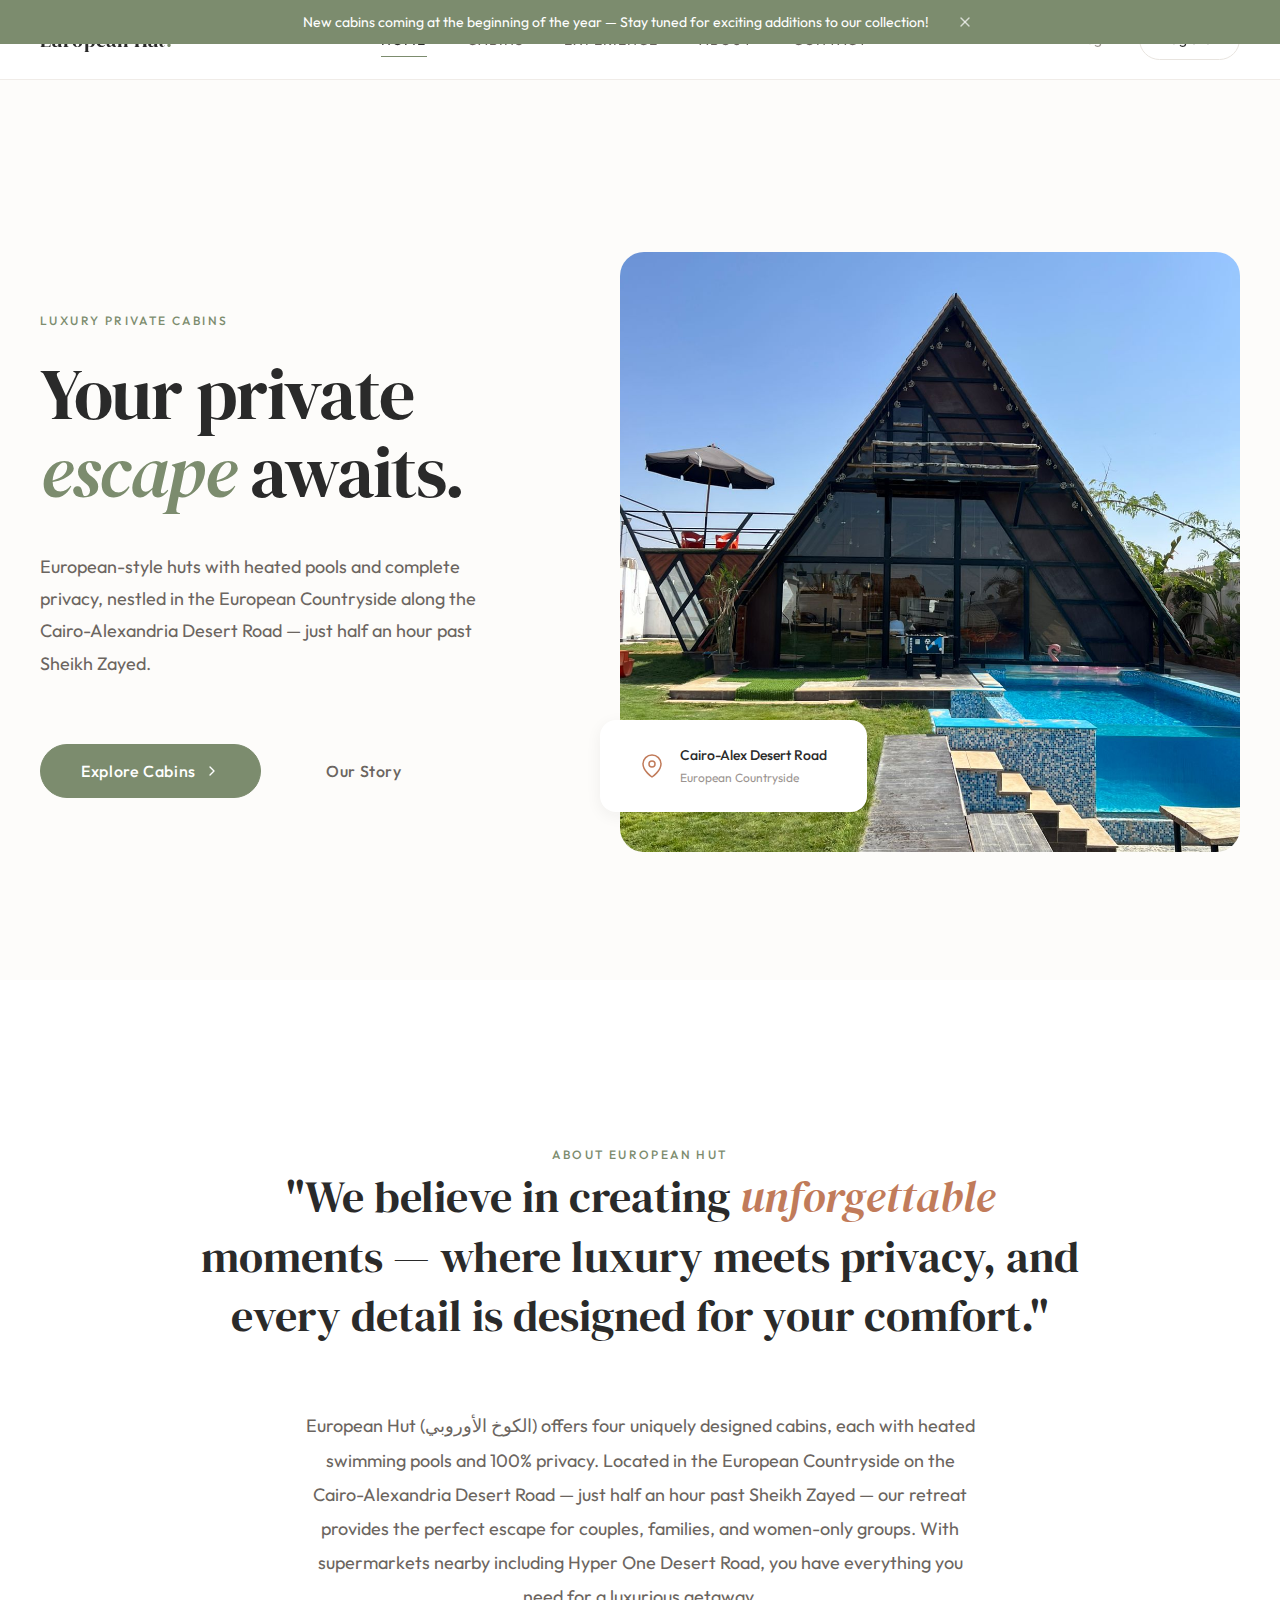
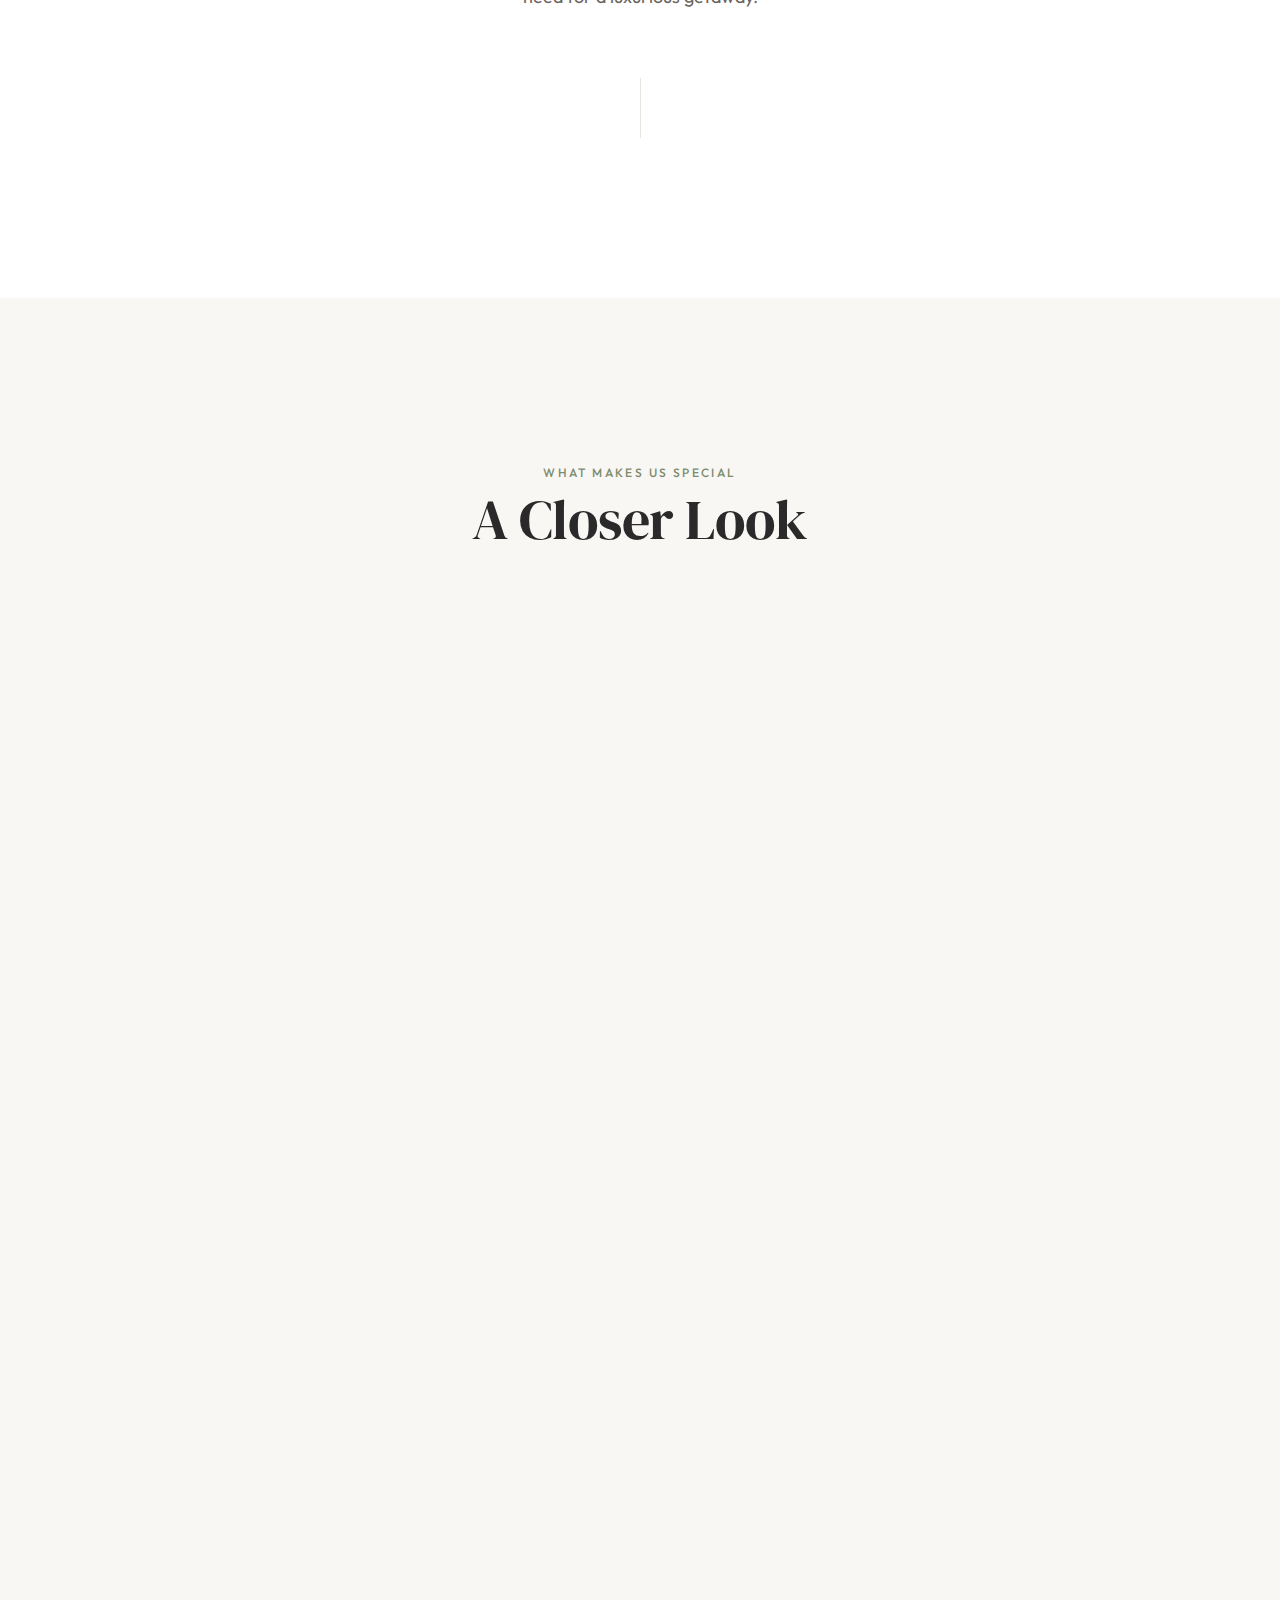
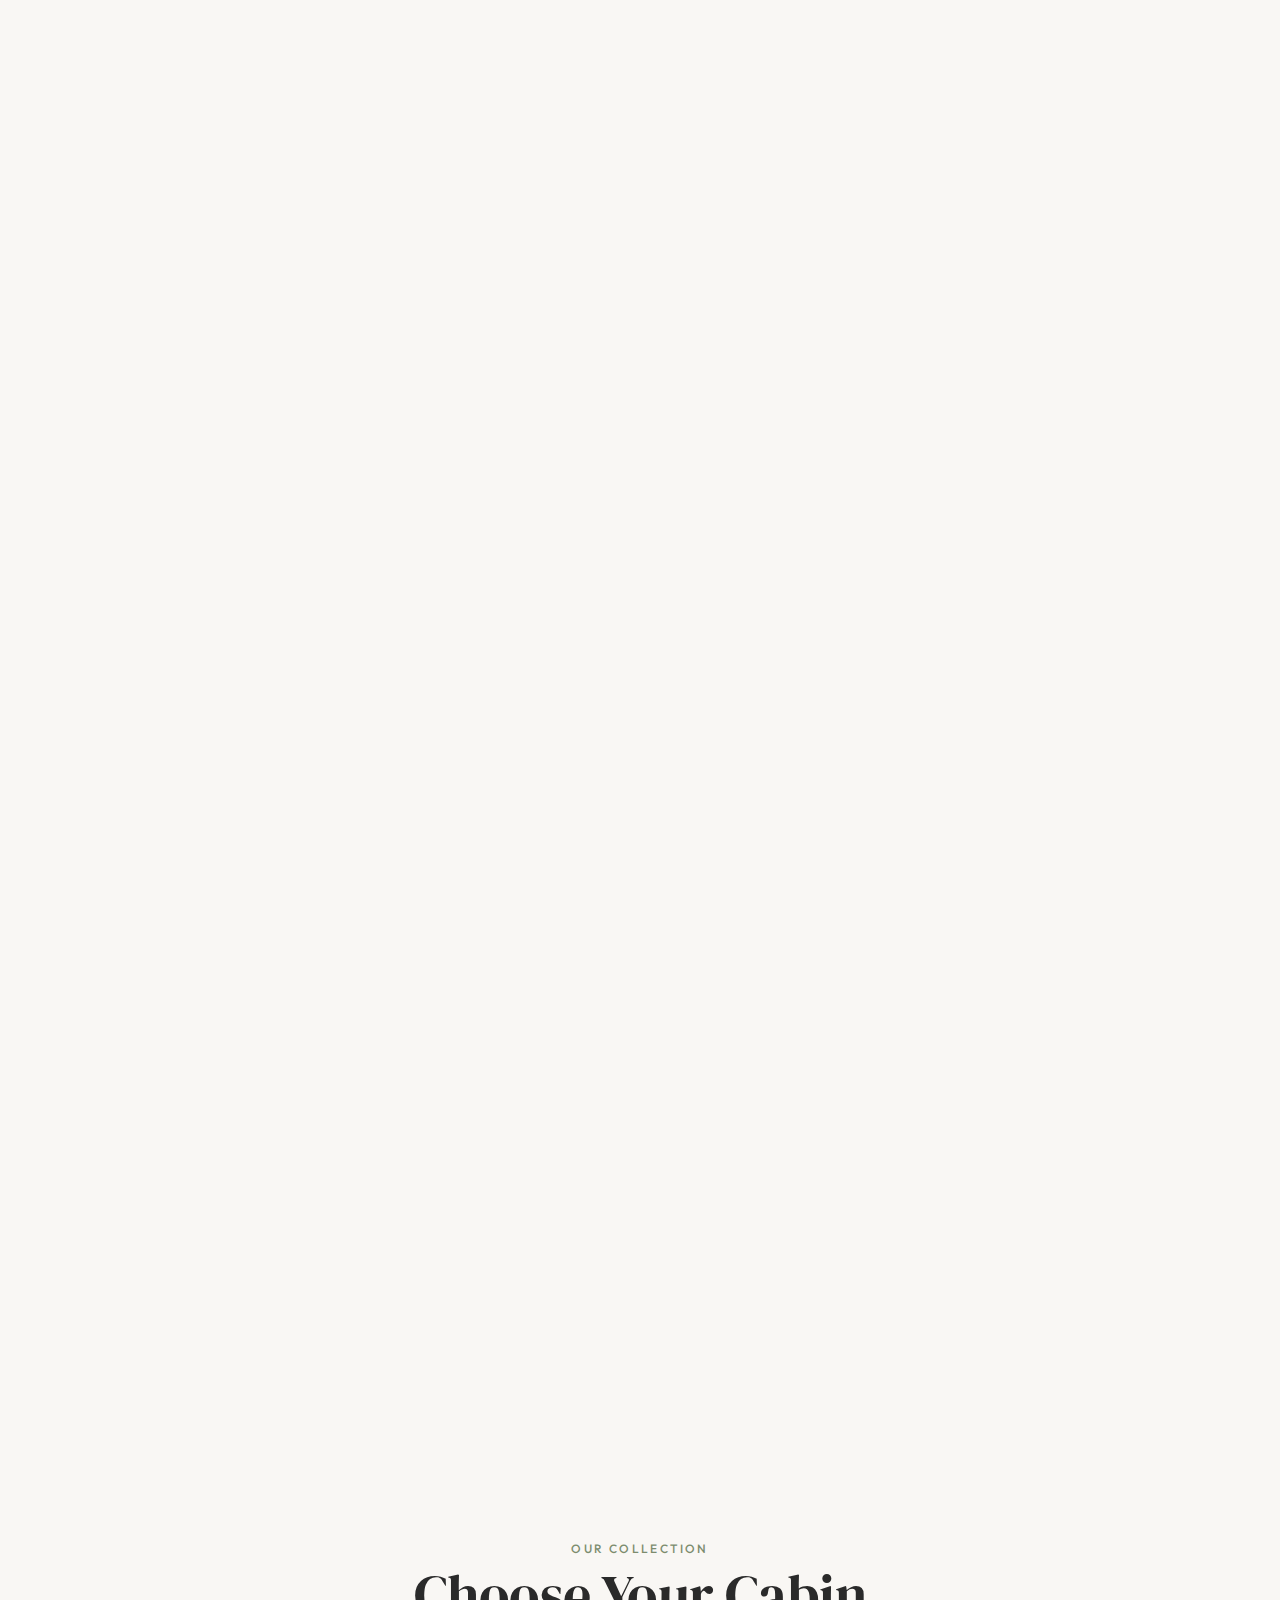
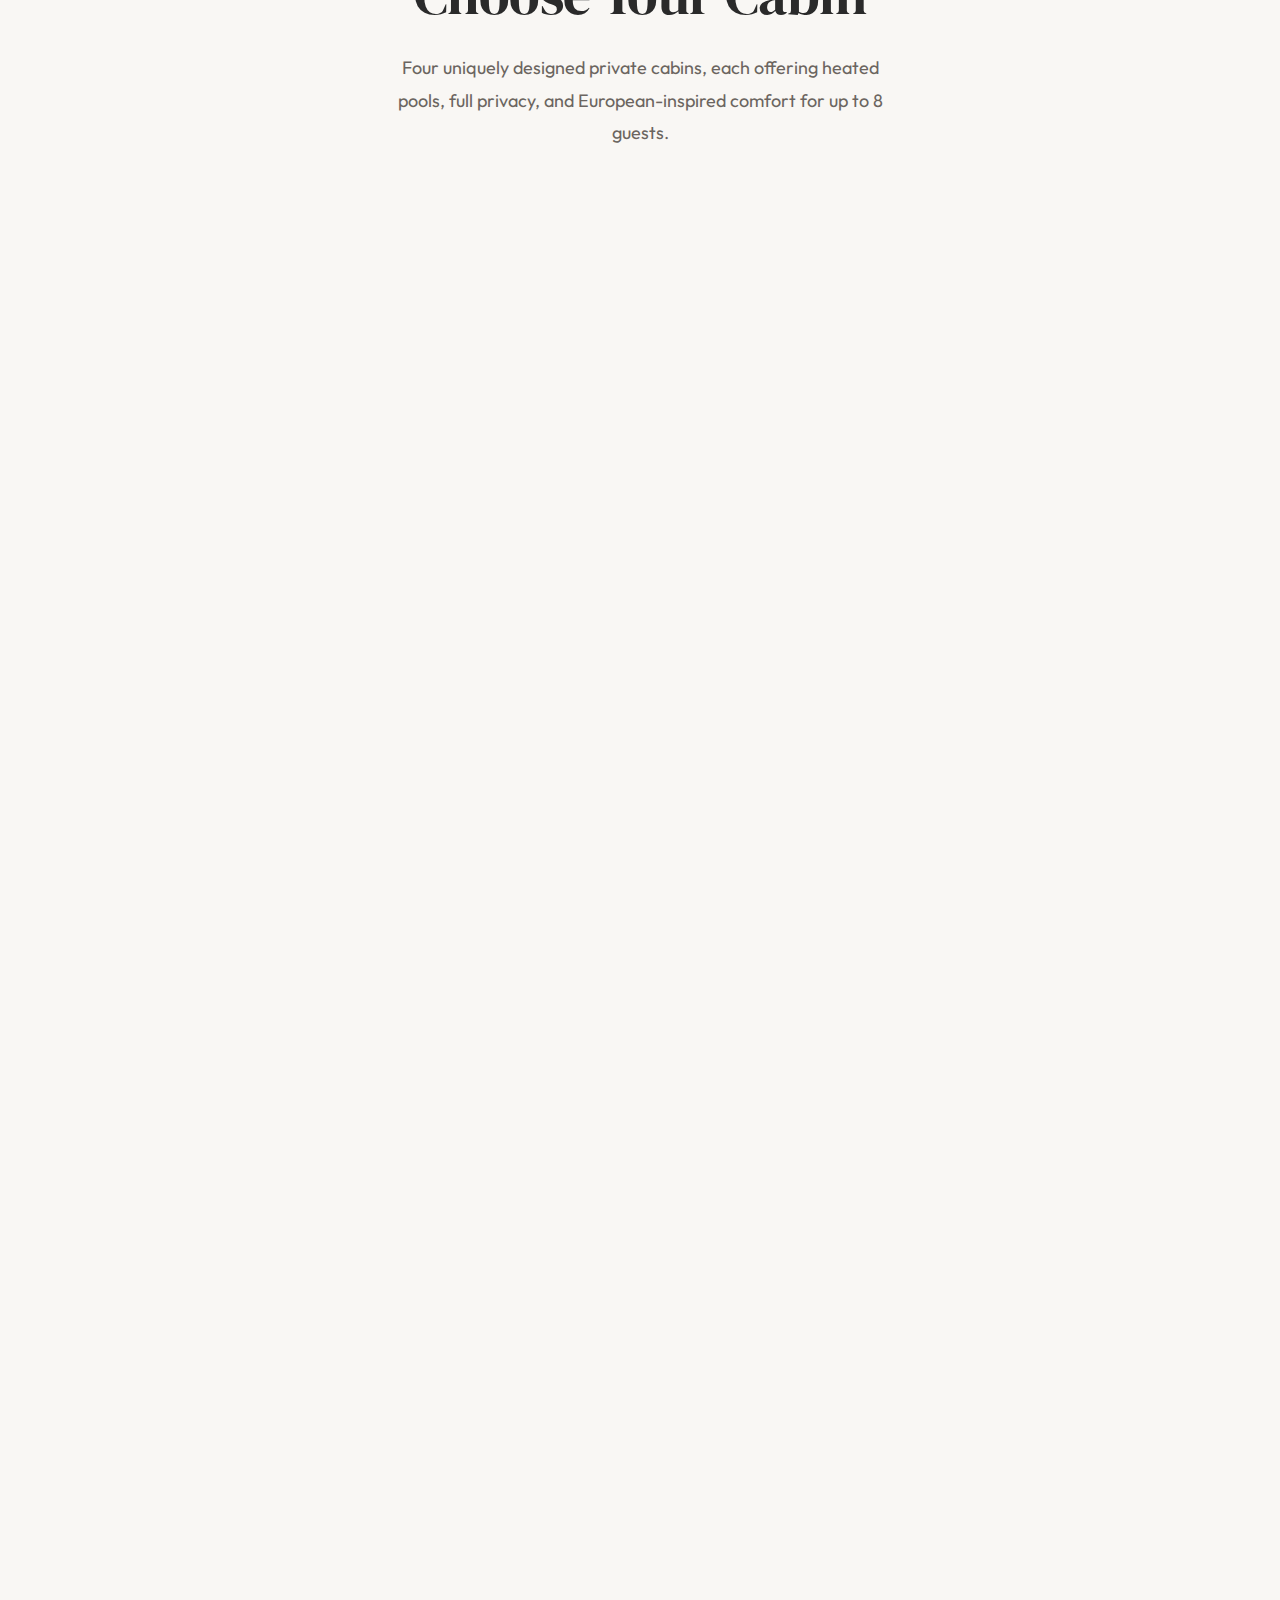
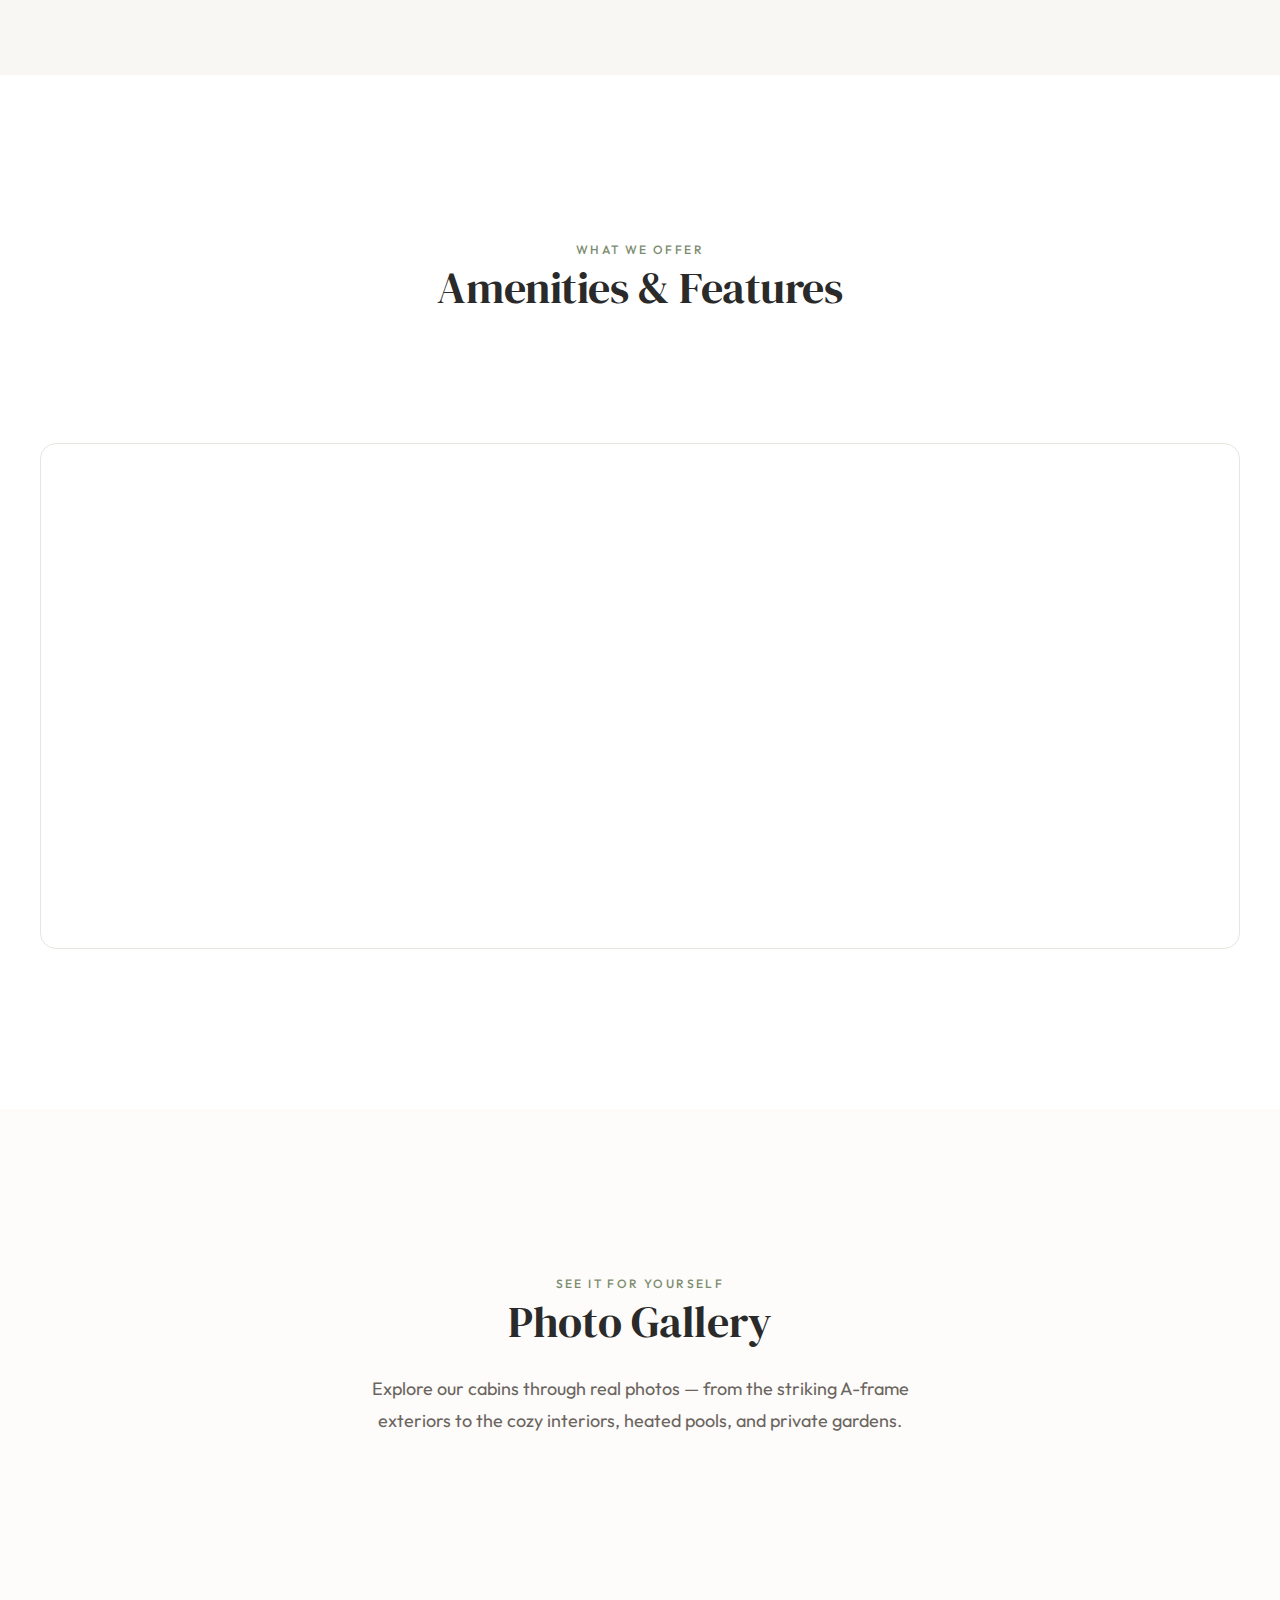
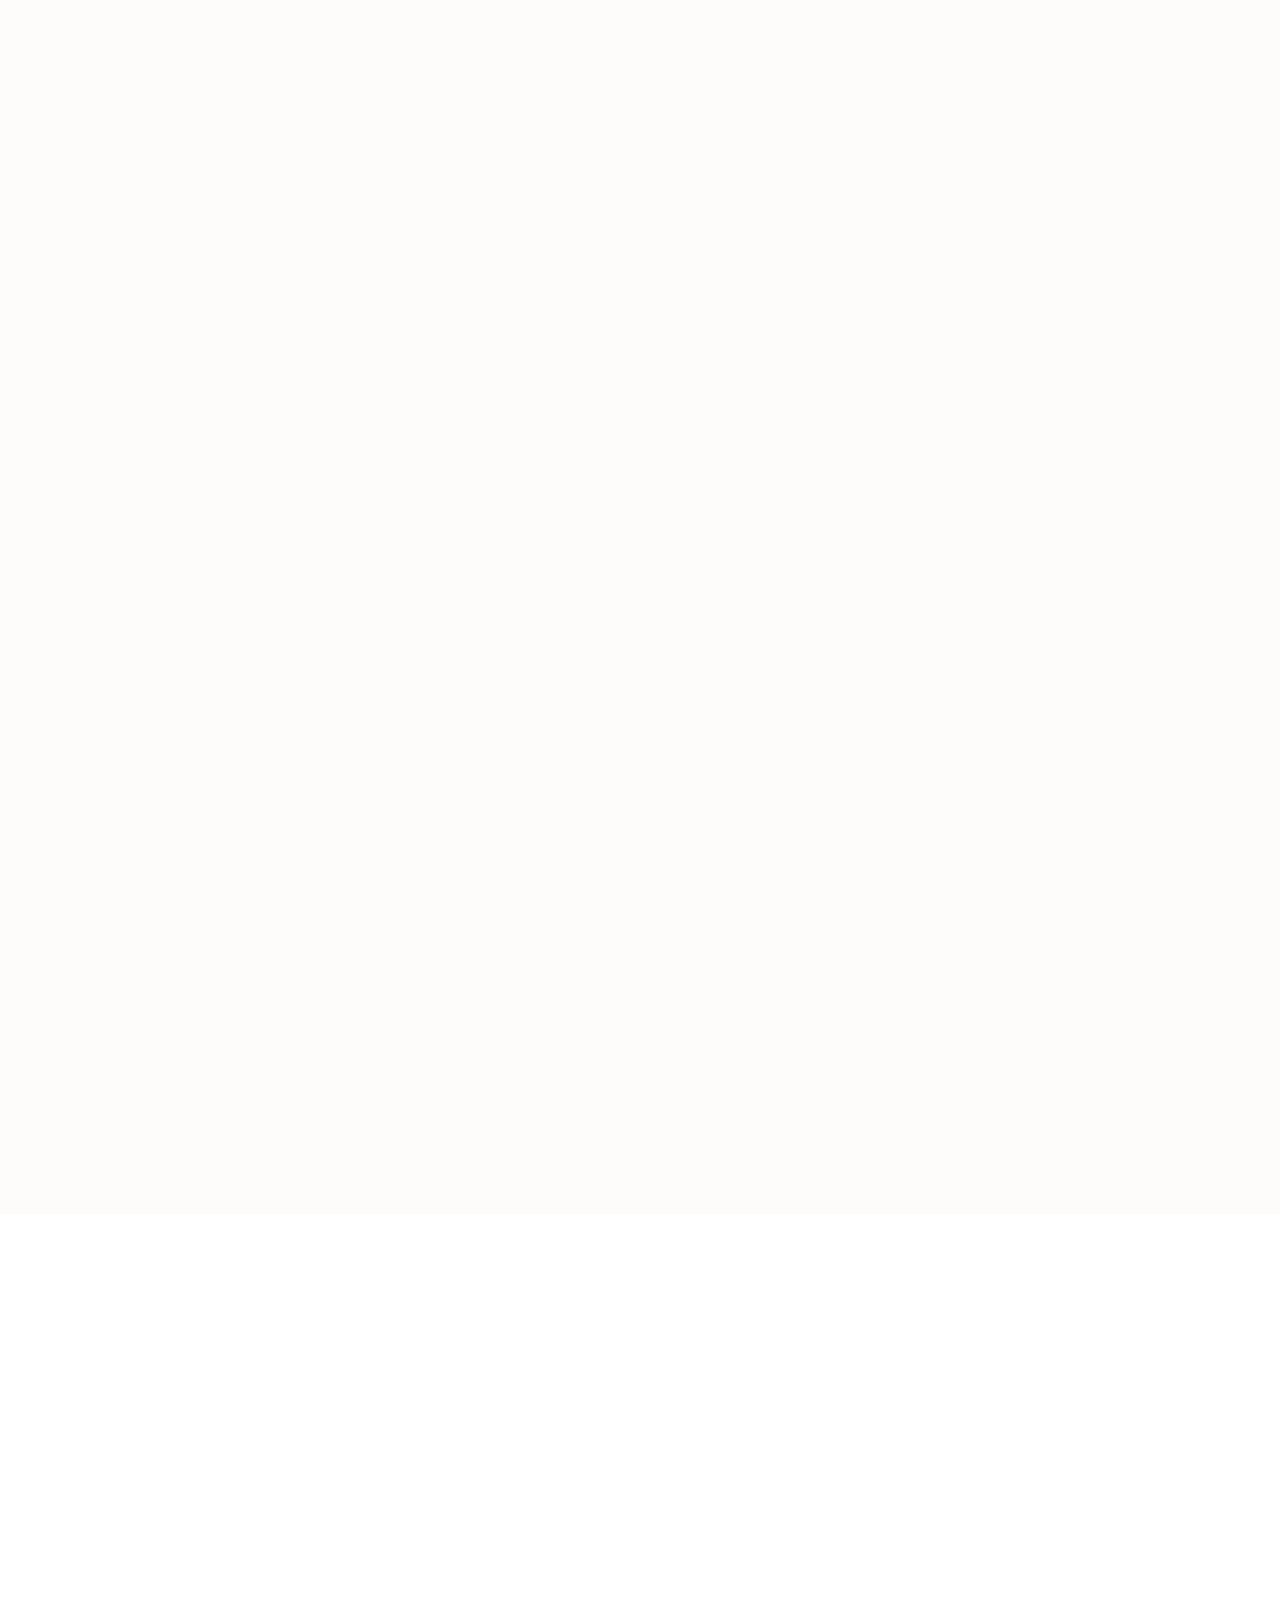
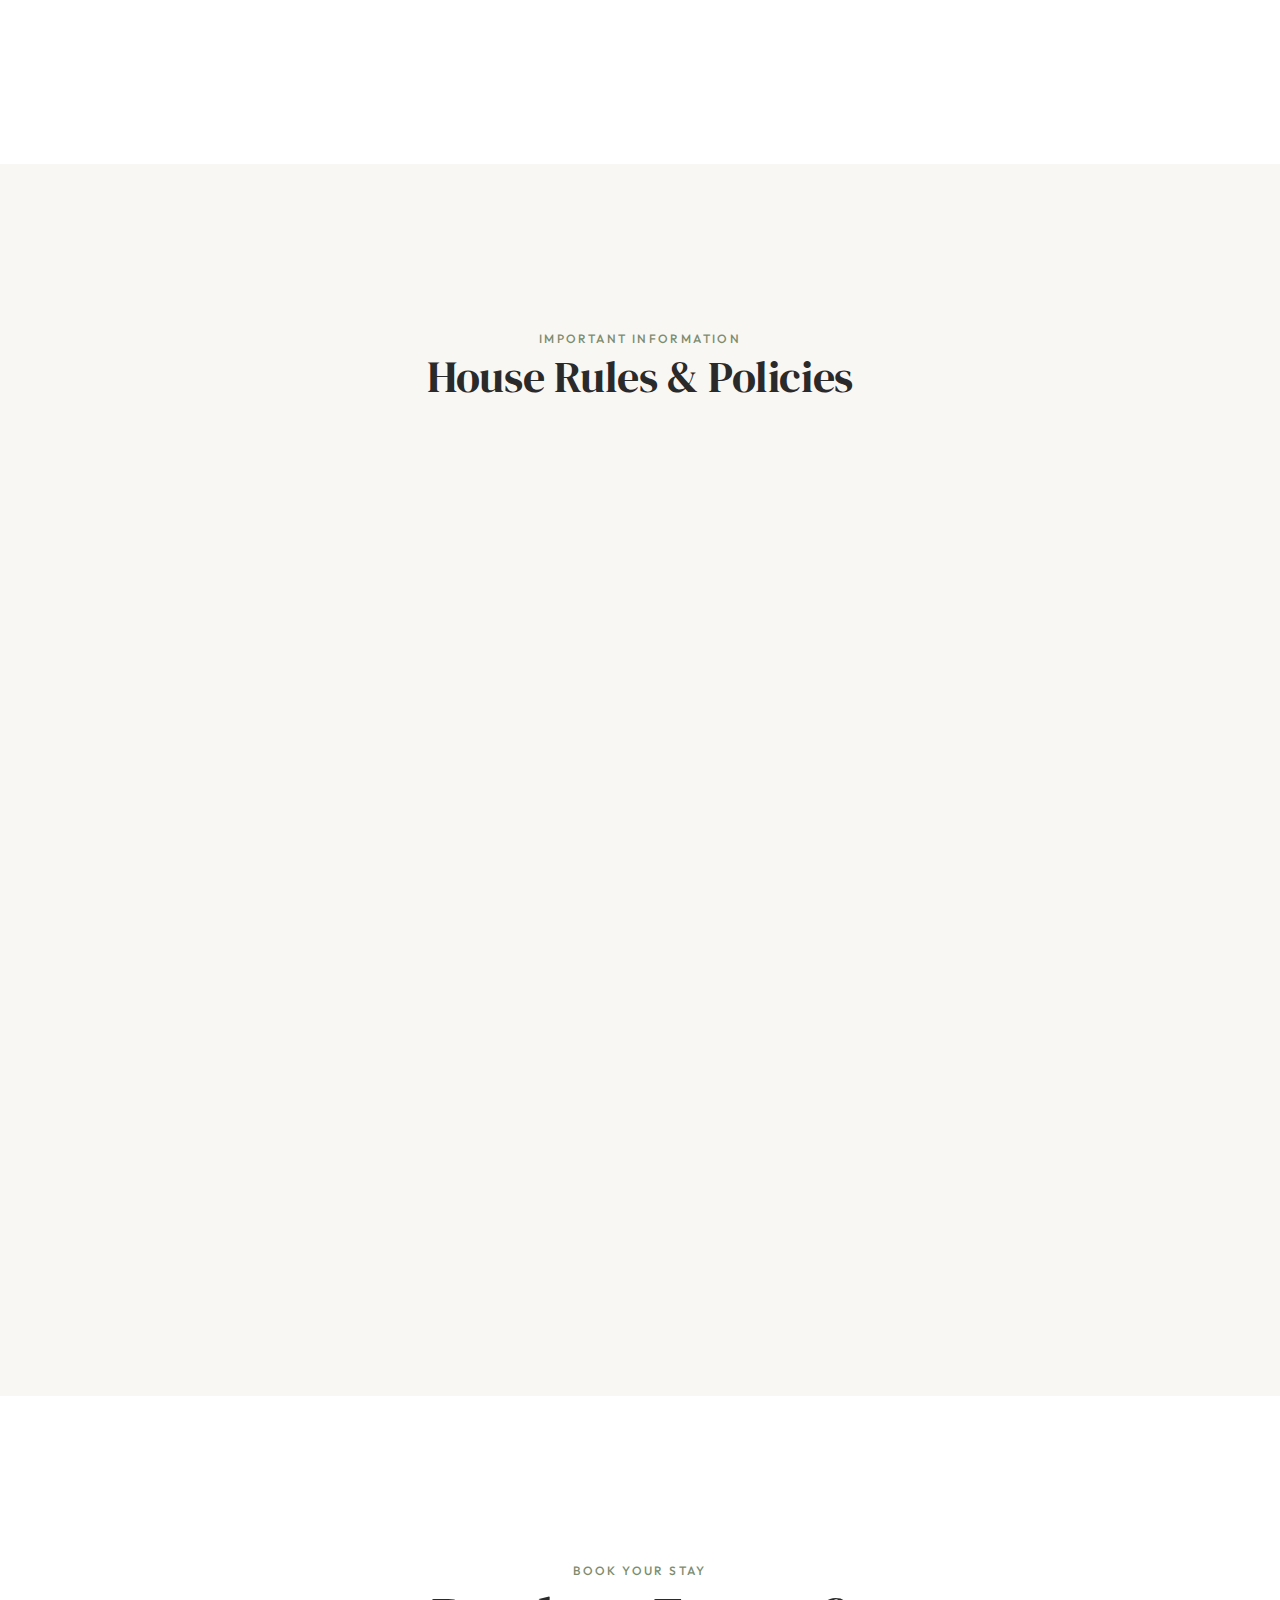
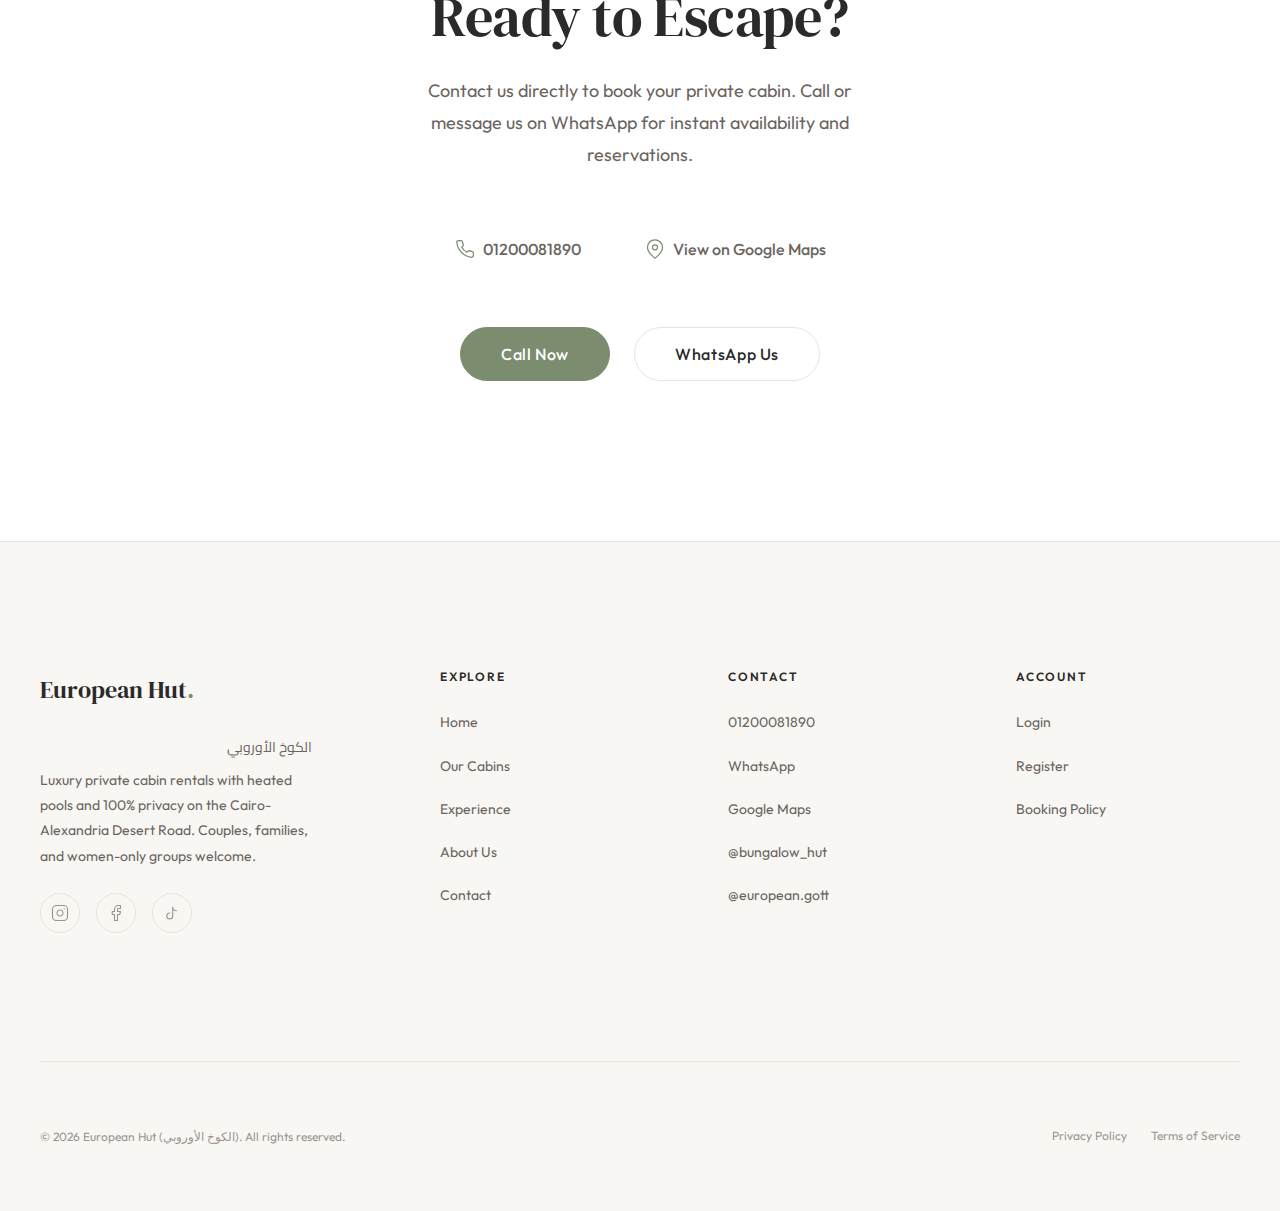
<file: v3-haven-retreats/index.html>
<!DOCTYPE html>
<html lang="en">
<head>
  <meta charset="UTF-8">
  <meta name="viewport" content="width=device-width, initial-scale=1.0">
  <meta name="description" content="European Hut (الكوخ الأوروبي) — Luxury private cabin rentals on the Cairo-Alexandria Desert Road. Heated pools, full privacy, up to 8 guests.">
  <title>European Hut — الكوخ الأوروبي | Luxury Cabin Rentals</title>

  <!-- Google Fonts -->
  <link rel="preconnect" href="https://fonts.googleapis.com">
  <link rel="preconnect" href="https://fonts.gstatic.com" crossorigin>
  <link href="https://fonts.googleapis.com/css2?family=Cairo:wght@400;600;700&family=DM+Serif+Display:ital@0;1&family=Outfit:wght@300;400;500;600&display=swap" rel="stylesheet">

  <!-- Stylesheet -->
  <link rel="stylesheet" href="styles.css">

  <!-- Favicon -->
  <link rel="icon" type="image/svg+xml" href="data:image/svg+xml,<svg xmlns='http://www.w3.org/2000/svg' viewBox='0 0 100 100'><polygon points='50,10 90,90 10,90' fill='%237C8C6E' opacity='0.9'/><rect x='40' y='55' width='20' height='35' fill='%23FDFCFA' rx='2'/></svg>">
</head>
<body>

  <!-- ====================================================================
       ANNOUNCEMENT BANNER
       ==================================================================== -->
  <div class="announcement-banner" id="announcementBanner">
    <div class="announcement-banner__inner">
      <p>New cabins coming at the beginning of the year — Stay tuned for exciting additions to our collection!</p>
      <button class="announcement-banner__close" id="closeBanner" aria-label="Close announcement">
        <svg xmlns="http://www.w3.org/2000/svg" width="16" height="16" viewBox="0 0 24 24" fill="none" stroke="currentColor" stroke-width="2" stroke-linecap="round" stroke-linejoin="round"><line x1="18" y1="6" x2="6" y2="18"/><line x1="6" y1="6" x2="18" y2="18"/></svg>
      </button>
    </div>
  </div>

  <!-- ====================================================================
       NAVIGATION
       ==================================================================== -->
  <nav class="navbar" id="navbar">
    <div class="navbar__inner">
      <a href="index.html" class="navbar__logo">European Hut<span>.</span></a>

      <ul class="navbar__links" id="navLinks">
        <li><a href="index.html" class="navbar__link navbar__link--active">Home</a></li>
        <li><a href="cabins.html" class="navbar__link">Cabins</a></li>
        <li><a href="experience.html" class="navbar__link">Experience</a></li>
        <li><a href="about.html" class="navbar__link">About</a></li>
        <li><a href="contact.html" class="navbar__link">Contact</a></li>
      </ul>

      <div class="navbar__auth" id="navAuth">
        <a href="login.html" class="navbar__auth-link">Login</a>
        <a href="register.html" class="navbar__auth-link navbar__auth-link--register">Register</a>
      </div>

      <button class="navbar__toggle" id="navToggle" aria-label="Toggle navigation menu">
        <span></span>
        <span></span>
        <span></span>
      </button>
    </div>
  </nav>

  <!-- ====================================================================
       HERO SECTION
       ==================================================================== -->
  <section class="hero">
    <div class="hero__inner">
      <div class="hero__content">
        <span class="hero__label">Luxury Private Cabins</span>
        <h1 class="hero__title">Your private<br><em>escape</em> awaits.</h1>
        <p class="hero__description">
          European-style huts with heated pools and complete privacy, nestled in the European Countryside along the Cairo-Alexandria Desert Road — just half an hour past Sheikh Zayed.
        </p>
        <div class="hero__actions">
          <a href="cabins.html" class="btn btn--primary btn--lg">
            Explore Cabins
            <svg xmlns="http://www.w3.org/2000/svg" width="16" height="16" viewBox="0 0 24 24" fill="none" stroke="currentColor" stroke-width="2" stroke-linecap="round" stroke-linejoin="round"><path d="m9 18 6-6-6-6"/></svg>
          </a>
          <a href="about.html" class="btn btn--ghost btn--lg">Our Story</a>
        </div>
      </div>

      <div class="hero__image">
        <img src="./images/hero-exterior.jpeg" alt="European Hut cabin exterior with pool and lush landscape on Cairo-Alexandria Desert Road" loading="eager">
        <div class="hero__image-badge">
          <svg xmlns="http://www.w3.org/2000/svg" width="24" height="24" viewBox="0 0 24 24" fill="none" stroke="currentColor" stroke-width="1.5" stroke-linecap="round" stroke-linejoin="round"><path d="M21 10c0 7-9 13-9 13s-9-6-9-13a9 9 0 0 1 18 0z"/><circle cx="12" cy="10" r="3"/></svg>
          <div class="hero__image-badge-text">
            Cairo-Alex Desert Road
            <span>European Countryside</span>
          </div>
        </div>
      </div>
    </div>
  </section>

  <!-- ====================================================================
       INTRO / ABOUT SECTION
       ==================================================================== -->
  <section class="intro" id="about">
    <div class="intro__inner">
      <span class="intro__label">About European Hut</span>
      <p class="intro__quote">
        "We believe in creating <em>unforgettable</em> moments — where luxury meets privacy, and every detail is designed for your comfort."
      </p>
      <p class="intro__text">
        European Hut (&#1575;&#1604;&#1603;&#1608;&#1582; &#1575;&#1604;&#1571;&#1608;&#1585;&#1608;&#1576;&#1610;) offers four uniquely designed cabins, each with heated swimming pools and 100% privacy. Located in the European Countryside on the Cairo-Alexandria Desert Road — just half an hour past Sheikh Zayed — our retreat provides the perfect escape for couples, families, and women-only groups. With supermarkets nearby including Hyper One Desert Road, you have everything you need for a luxurious getaway.
      </p>
      <div class="intro__line"></div>
    </div>
  </section>

  <!-- ====================================================================
       PROPERTY HIGHLIGHTS
       ==================================================================== -->
  <section class="highlights section" id="highlights">
    <div class="container">
      <div class="highlights__header">
        <span class="highlights__label">What Makes Us Special</span>
        <h2 class="highlights__title">A Closer Look</h2>
      </div>

      <!-- Highlight 1: A-Frame Architecture -->
      <div class="highlight-row animate-on-scroll">
        <div class="highlight-row__image">
          <img src="./images/cabin-daylight.jpeg" alt="European Hut A-frame cabin exterior with garden, playground, and pool in bright daylight" loading="lazy">
        </div>
        <div class="highlight-row__content">
          <span class="highlight-row__label">Unique Architecture</span>
          <h3 class="highlight-row__title">Iconic A-Frame Design</h3>
          <p class="highlight-row__text">
            Our cabins feature striking A-frame architecture with dramatic floor-to-ceiling glass panels, natural wood ceilings, and industrial steel beams. Each hut blends European design sensibility with modern comfort — creating a visual experience as memorable as the stay itself.
          </p>
          <ul class="highlight-row__list">
            <li>Floor-to-ceiling glass walls</li>
            <li>Natural wood &amp; steel construction</li>
            <li>Lush green gardens with palm trees</li>
            <li>Play areas for children</li>
          </ul>
        </div>
      </div>

      <!-- Highlight 2: Indoor Pool Experience -->
      <div class="highlight-row highlight-row--reverse animate-on-scroll">
        <div class="highlight-row__image">
          <img src="./images/indoor-pool-2.jpeg" alt="Indoor heated pool with hanging swing chair, sofa lounge, and glass A-frame walls" loading="lazy">
        </div>
        <div class="highlight-row__content">
          <span class="highlight-row__label">Swim Year-Round</span>
          <h3 class="highlight-row__title">Heated Indoor Pools</h3>
          <p class="highlight-row__text">
            Imagine swimming in a heated pool while lounging beneath a soaring wooden ceiling with hanging pendant lights and a rattan swing chair. Our indoor pools sit right beside the living area — creating a resort-like atmosphere where you can swim, relax, and entertain all within one open space.
          </p>
          <ul class="highlight-row__list">
            <li>Heated for all seasons</li>
            <li>Poolside swing chairs &amp; sofas</li>
            <li>Glass-walled pool enclosures</li>
            <li>Ambient pendant lighting</li>
          </ul>
        </div>
      </div>

      <!-- Highlight 3: Living Spaces -->
      <div class="highlight-row animate-on-scroll">
        <div class="highlight-row__image">
          <img src="./images/living-area-1.jpeg" alt="Spacious A-frame living area with curved sofa, TV, hanging chair, and indoor pool" loading="lazy">
        </div>
        <div class="highlight-row__content">
          <span class="highlight-row__label">Designed for Comfort</span>
          <h3 class="highlight-row__title">Stylish Living Spaces</h3>
          <p class="highlight-row__text">
            Every cabin features a generous open-plan living area with designer curved sofas, flat-screen TVs, and dining areas — all set beneath the dramatic A-frame ceiling. The spaces are designed for both relaxation and gathering, with panoramic views of the garden and pool through the glass facades.
          </p>
          <ul class="highlight-row__list">
            <li>Designer curved sofas</li>
            <li>Smart TV entertainment</li>
            <li>Open-plan loft bedrooms</li>
            <li>Live-edge wood coffee tables</li>
          </ul>
        </div>
      </div>

      <!-- Highlight 4: Outdoor Experience -->
      <div class="highlight-row highlight-row--reverse animate-on-scroll">
        <div class="highlight-row__image">
          <img src="./images/outdoor-pool.jpeg" alt="Outdoor swimming pool surrounded by palm trees, green lawn, and canopy shade" loading="lazy">
        </div>
        <div class="highlight-row__content">
          <span class="highlight-row__label">Open Air Escape</span>
          <h3 class="highlight-row__title">Private Outdoor Spaces</h3>
          <p class="highlight-row__text">
            Step outside into your own private compound with lush green lawns, palm trees, and a sparkling outdoor pool. Each cabin's exterior is fully walled for complete privacy — your own little oasis on the Cairo-Alexandria Desert Road, complete with shaded lounge areas and garden landscaping.
          </p>
          <ul class="highlight-row__list">
            <li>Private walled compounds</li>
            <li>Outdoor heated pools</li>
            <li>Landscaped gardens &amp; lawns</li>
            <li>Shaded canopy areas</li>
          </ul>
        </div>
      </div>
    </div>
  </section>

  <!-- ====================================================================
       CABIN CARDS
       ==================================================================== -->
  <section class="cabins section" id="cabins">
    <div class="container">
      <div class="cabins__header">
        <span class="cabins__label">Our Collection</span>
        <h2 class="cabins__title">Choose Your Cabin</h2>
        <p class="cabins__subtitle">Four uniquely designed private cabins, each offering heated pools, full privacy, and European-inspired comfort for up to 8 guests.</p>
      </div>

      <div class="cabins__grid cabins__grid--four">

        <!-- Cabin 1 -->
        <a href="cabin-details.html?id=1" class="cabin-card-link" style="text-decoration:none;color:inherit;display:block;">
        <article class="cabin-card animate-on-scroll">
          <div class="cabin-card__image-wrap">
            <img src="./images/cabin-night.jpeg" alt="European Hut Cabin 1 — 3 bedrooms with indoor and outdoor heated swimming pools" class="cabin-card__image" loading="lazy">
            <span class="cabin-card__badge">Best Seller</span>
            <button class="cabin-card__favorite" aria-label="Save to favorites">
              <svg xmlns="http://www.w3.org/2000/svg" viewBox="0 0 24 24" fill="none" stroke="currentColor" stroke-width="2" stroke-linecap="round" stroke-linejoin="round"><path d="M20.84 4.61a5.5 5.5 0 0 0-7.78 0L12 5.67l-1.06-1.06a5.5 5.5 0 0 0-7.78 7.78l1.06 1.06L12 21.23l7.78-7.78 1.06-1.06a5.5 5.5 0 0 0 0-7.78z"/></svg>
            </button>
          </div>
          <div class="cabin-card__body">
            <h3 class="cabin-card__name">Cabin 1</h3>
            <p class="cabin-card__location">
              <svg xmlns="http://www.w3.org/2000/svg" viewBox="0 0 24 24" fill="none" stroke="currentColor" stroke-width="2" stroke-linecap="round" stroke-linejoin="round"><path d="M21 10c0 7-9 13-9 13s-9-6-9-13a9 9 0 0 1 18 0z"/><circle cx="12" cy="10" r="3"/></svg>
              European Countryside, Cairo-Alex Desert Road
            </p>
            <p class="cabin-card__description">
              A premium 3-bedroom cabin featuring both an indoor and outdoor heated swimming pool. Enjoy complete privacy in a European-inspired setting with modern comforts.
            </p>
            <div class="cabin-card__tags">
              <span class="cabin-card__tag">3 Bedrooms</span>
              <span class="cabin-card__tag">Indoor Heated Pool</span>
              <span class="cabin-card__tag">Outdoor Heated Pool</span>
              <span class="cabin-card__tag">100% Privacy</span>
            </div>
            <div class="cabin-card__footer">
              <div class="cabin-card__price">
                <strong>12,000 EGP</strong> / day
              </div>
              <div class="cabin-card__checkin">
                Check-in 12 PM
              </div>
            </div>
          </div>
        </article>
        </a>

        <!-- Cabin 2 -->
        <a href="cabin-details.html?id=2" class="cabin-card-link" style="text-decoration:none;color:inherit;display:block;">
        <article class="cabin-card animate-on-scroll">
          <div class="cabin-card__image-wrap">
            <img src="./images/cabin-sunset.jpeg" alt="European Hut Cabin 2 — 4 master bedrooms with swimming pool" class="cabin-card__image" loading="lazy">
            <span class="cabin-card__badge cabin-card__badge--value">Best Value</span>
            <button class="cabin-card__favorite" aria-label="Save to favorites">
              <svg xmlns="http://www.w3.org/2000/svg" viewBox="0 0 24 24" fill="none" stroke="currentColor" stroke-width="2" stroke-linecap="round" stroke-linejoin="round"><path d="M20.84 4.61a5.5 5.5 0 0 0-7.78 0L12 5.67l-1.06-1.06a5.5 5.5 0 0 0-7.78 7.78l1.06 1.06L12 21.23l7.78-7.78 1.06-1.06a5.5 5.5 0 0 0 0-7.78z"/></svg>
            </button>
          </div>
          <div class="cabin-card__body">
            <h3 class="cabin-card__name">Cabin 2</h3>
            <p class="cabin-card__location">
              <svg xmlns="http://www.w3.org/2000/svg" viewBox="0 0 24 24" fill="none" stroke="currentColor" stroke-width="2" stroke-linecap="round" stroke-linejoin="round"><path d="M21 10c0 7-9 13-9 13s-9-6-9-13a9 9 0 0 1 18 0z"/><circle cx="12" cy="10" r="3"/></svg>
              European Countryside, Cairo-Alex Desert Road
            </p>
            <p class="cabin-card__description">
              Our most spacious cabin with 4 master bedrooms and 5 bathrooms (3 with water heaters). Features a private swimming pool and full privacy — ideal for larger families and groups.
            </p>
            <div class="cabin-card__tags">
              <span class="cabin-card__tag">4 Master Bedrooms</span>
              <span class="cabin-card__tag">5 Bathrooms</span>
              <span class="cabin-card__tag">Swimming Pool</span>
              <span class="cabin-card__tag">100% Privacy</span>
            </div>
            <div class="cabin-card__footer">
              <div class="cabin-card__price">
                <strong>7,000 EGP</strong> / day
              </div>
              <div class="cabin-card__checkin">
                Check-in 2 PM
              </div>
            </div>
          </div>
        </article>
        </a>

        <!-- Cabin 3 -->
        <a href="cabin-details.html?id=3" class="cabin-card-link" style="text-decoration:none;color:inherit;display:block;">
        <article class="cabin-card animate-on-scroll">
          <div class="cabin-card__image-wrap">
            <img src="./images/indoor-pool-1.jpeg" alt="European Hut Cabin 3 — 3 bedrooms with indoor heated swimming pool" class="cabin-card__image" loading="lazy">
            <button class="cabin-card__favorite" aria-label="Save to favorites">
              <svg xmlns="http://www.w3.org/2000/svg" viewBox="0 0 24 24" fill="none" stroke="currentColor" stroke-width="2" stroke-linecap="round" stroke-linejoin="round"><path d="M20.84 4.61a5.5 5.5 0 0 0-7.78 0L12 5.67l-1.06-1.06a5.5 5.5 0 0 0-7.78 7.78l1.06 1.06L12 21.23l7.78-7.78 1.06-1.06a5.5 5.5 0 0 0 0-7.78z"/></svg>
            </button>
          </div>
          <div class="cabin-card__body">
            <h3 class="cabin-card__name">Cabin 3</h3>
            <p class="cabin-card__location">
              <svg xmlns="http://www.w3.org/2000/svg" viewBox="0 0 24 24" fill="none" stroke="currentColor" stroke-width="2" stroke-linecap="round" stroke-linejoin="round"><path d="M21 10c0 7-9 13-9 13s-9-6-9-13a9 9 0 0 1 18 0z"/><circle cx="12" cy="10" r="3"/></svg>
              European Countryside, Cairo-Alex Desert Road
            </p>
            <p class="cabin-card__description">
              A serene 3-bedroom retreat with a stunning indoor heated swimming pool. Perfect for couples or small families seeking a warm, private atmosphere all year round.
            </p>
            <div class="cabin-card__tags">
              <span class="cabin-card__tag">3 Bedrooms</span>
              <span class="cabin-card__tag">Indoor Heated Pool</span>
              <span class="cabin-card__tag">100% Privacy</span>
            </div>
            <div class="cabin-card__footer">
              <div class="cabin-card__price">
                <strong>11,000 EGP</strong> / day
              </div>
              <div class="cabin-card__checkin">
                Check-in 2 PM
              </div>
            </div>
          </div>
        </article>
        </a>

        <!-- Cabin 4 -->
        <a href="cabin-details.html?id=4" class="cabin-card-link" style="text-decoration:none;color:inherit;display:block;">
        <article class="cabin-card animate-on-scroll">
          <div class="cabin-card__image-wrap">
            <img src="./images/living-area-3.jpeg" alt="European Hut Cabin 4 — Premium 4 bedrooms with glass pool and jacuzzi" class="cabin-card__image" loading="lazy">
            <span class="cabin-card__badge cabin-card__badge--premium">Premium</span>
            <button class="cabin-card__favorite" aria-label="Save to favorites">
              <svg xmlns="http://www.w3.org/2000/svg" viewBox="0 0 24 24" fill="none" stroke="currentColor" stroke-width="2" stroke-linecap="round" stroke-linejoin="round"><path d="M20.84 4.61a5.5 5.5 0 0 0-7.78 0L12 5.67l-1.06-1.06a5.5 5.5 0 0 0-7.78 7.78l1.06 1.06L12 21.23l7.78-7.78 1.06-1.06a5.5 5.5 0 0 0 0-7.78z"/></svg>
            </button>
          </div>
          <div class="cabin-card__body">
            <h3 class="cabin-card__name">Cabin 4</h3>
            <p class="cabin-card__location">
              <svg xmlns="http://www.w3.org/2000/svg" viewBox="0 0 24 24" fill="none" stroke="currentColor" stroke-width="2" stroke-linecap="round" stroke-linejoin="round"><path d="M21 10c0 7-9 13-9 13s-9-6-9-13a9 9 0 0 1 18 0z"/><circle cx="12" cy="10" r="3"/></svg>
              European Countryside, Cairo-Alex Desert Road
            </p>
            <p class="cabin-card__description">
              Our most luxurious offering — a 4-bedroom cabin with a heated indoor glass swimming pool and jacuzzi. The ultimate private escape with premium finishes throughout.
            </p>
            <div class="cabin-card__tags">
              <span class="cabin-card__tag">4 Bedrooms</span>
              <span class="cabin-card__tag">Heated Glass Pool</span>
              <span class="cabin-card__tag">Jacuzzi</span>
              <span class="cabin-card__tag">100% Privacy</span>
            </div>
            <div class="cabin-card__footer">
              <div class="cabin-card__price">
                <strong>15,000 EGP</strong> / day
              </div>
              <div class="cabin-card__checkin">
                Check-in 12 PM
              </div>
            </div>
          </div>
        </article>
        </a>

      </div>
    </div>
  </section>

  <!-- ====================================================================
       AMENITIES
       ==================================================================== -->
  <section class="amenities section" id="amenities">
    <div class="container">
      <div class="amenities__header">
        <span class="amenities__label">What We Offer</span>
        <h2 class="amenities__title">Amenities &amp; Features</h2>
      </div>

      <div class="amenities__grid">
        <div class="amenity-item animate-on-scroll">
          <div class="amenity-item__icon">
            <svg xmlns="http://www.w3.org/2000/svg" viewBox="0 0 24 24" fill="none" stroke="currentColor" stroke-width="1.5" stroke-linecap="round" stroke-linejoin="round"><path d="M2 12h6a2 2 0 0 1 2 2v6a2 2 0 0 1-2 2H4a2 2 0 0 1-2-2v-8z"/><path d="M14 4h6a2 2 0 0 1 2 2v14a2 2 0 0 1-2 2h-4a2 2 0 0 1-2-2V6a2 2 0 0 1 2-2z"/><path d="M2 2h8v8H2z"/></svg>
          </div>
          <div class="amenity-item__name">Heated Pools</div>
          <div class="amenity-item__desc">Indoor &amp; outdoor options</div>
        </div>

        <div class="amenity-item animate-on-scroll">
          <div class="amenity-item__icon">
            <svg xmlns="http://www.w3.org/2000/svg" viewBox="0 0 24 24" fill="none" stroke="currentColor" stroke-width="1.5" stroke-linecap="round" stroke-linejoin="round"><rect x="3" y="11" width="18" height="11" rx="2" ry="2"/><path d="M7 11V7a5 5 0 0 1 10 0v4"/></svg>
          </div>
          <div class="amenity-item__name">100% Privacy</div>
          <div class="amenity-item__desc">Fully private compounds</div>
        </div>

        <div class="amenity-item animate-on-scroll">
          <div class="amenity-item__icon">
            <svg xmlns="http://www.w3.org/2000/svg" viewBox="0 0 24 24" fill="none" stroke="currentColor" stroke-width="1.5" stroke-linecap="round" stroke-linejoin="round"><path d="M3 9l9-7 9 7v11a2 2 0 0 1-2 2H5a2 2 0 0 1-2-2z"/><polyline points="9 22 9 12 15 12 15 22"/></svg>
          </div>
          <div class="amenity-item__name">European Design</div>
          <div class="amenity-item__desc">Stylish interiors</div>
        </div>

        <div class="amenity-item animate-on-scroll">
          <div class="amenity-item__icon">
            <svg xmlns="http://www.w3.org/2000/svg" viewBox="0 0 24 24" fill="none" stroke="currentColor" stroke-width="1.5" stroke-linecap="round" stroke-linejoin="round"><path d="M16 21v-2a4 4 0 0 0-4-4H6a4 4 0 0 0-4 4v2"/><circle cx="9" cy="7" r="4"/><path d="M22 21v-2a4 4 0 0 0-3-3.87"/><path d="M16 3.13a4 4 0 0 1 0 7.75"/></svg>
          </div>
          <div class="amenity-item__name">Families Welcome</div>
          <div class="amenity-item__desc">Up to 8 guests</div>
        </div>

        <div class="amenity-item animate-on-scroll">
          <div class="amenity-item__icon">
            <svg xmlns="http://www.w3.org/2000/svg" viewBox="0 0 24 24" fill="none" stroke="currentColor" stroke-width="1.5" stroke-linecap="round" stroke-linejoin="round"><circle cx="12" cy="12" r="10"/><path d="M9.09 9a3 3 0 0 1 5.83 1c0 2-3 3-3 3"/><line x1="12" y1="17" x2="12.01" y2="17"/></svg>
          </div>
          <div class="amenity-item__name">Jacuzzi</div>
          <div class="amenity-item__desc">Available in Cabin 4</div>
        </div>

        <div class="amenity-item animate-on-scroll">
          <div class="amenity-item__icon">
            <svg xmlns="http://www.w3.org/2000/svg" viewBox="0 0 24 24" fill="none" stroke="currentColor" stroke-width="1.5" stroke-linecap="round" stroke-linejoin="round"><rect x="2" y="3" width="20" height="14" rx="2" ry="2"/><line x1="8" y1="21" x2="16" y2="21"/><line x1="12" y1="17" x2="12" y2="21"/></svg>
          </div>
          <div class="amenity-item__name">Glass Pool</div>
          <div class="amenity-item__desc">Indoor heated glass pool</div>
        </div>

        <div class="amenity-item animate-on-scroll">
          <div class="amenity-item__icon">
            <svg xmlns="http://www.w3.org/2000/svg" viewBox="0 0 24 24" fill="none" stroke="currentColor" stroke-width="1.5" stroke-linecap="round" stroke-linejoin="round"><path d="M6 2L3 6v14a2 2 0 0 0 2 2h14a2 2 0 0 0 2-2V6l-3-4z"/><line x1="3" y1="6" x2="21" y2="6"/><path d="M16 10a4 4 0 0 1-8 0"/></svg>
          </div>
          <div class="amenity-item__name">Nearby Supermarket</div>
          <div class="amenity-item__desc">Hyper One Desert Road</div>
        </div>

        <div class="amenity-item animate-on-scroll">
          <div class="amenity-item__icon">
            <svg xmlns="http://www.w3.org/2000/svg" viewBox="0 0 24 24" fill="none" stroke="currentColor" stroke-width="1.5" stroke-linecap="round" stroke-linejoin="round"><path d="M14.5 10c-.83 0-1.5-.67-1.5-1.5v-5c0-.83.67-1.5 1.5-1.5s1.5.67 1.5 1.5v5c0 .83-.67 1.5-1.5 1.5z"/><path d="M20.5 10H19V8.5c0-.83.67-1.5 1.5-1.5s1.5.67 1.5 1.5-.67 1.5-1.5 1.5z"/><path d="M4.5 14c.83 0 1.5.67 1.5 1.5v5c0 .83-.67 1.5-1.5 1.5S3 21.33 3 20.5v-5c0-.83.67-1.5 1.5-1.5z"/><path d="M3.5 14H5v1.5c0 .83-.67 1.5-1.5 1.5S2 16.33 2 15.5 2.67 14 3.5 14z"/><path d="M14 14.5c0-.83.67-1.5 1.5-1.5h5c.83 0 1.5.67 1.5 1.5s-.67 1.5-1.5 1.5h-5c-.83 0-1.5-.67-1.5-1.5z"/><path d="M15.5 19H14v1.5c0 .83.67 1.5 1.5 1.5s1.5-.67 1.5-1.5-.67-1.5-1.5-1.5z"/><path d="M10 9.5C10 10.33 9.33 11 8.5 11h-5C2.67 11 2 10.33 2 9.5S2.67 8 3.5 8h5c.83 0 1.5.67 1.5 1.5z"/><path d="M8.5 5H10V3.5C10 2.67 9.33 2 8.5 2S7 2.67 7 3.5 7.67 5 8.5 5z"/></svg>
          </div>
          <div class="amenity-item__name">Filming Available</div>
          <div class="amenity-item__desc">By arrangement</div>
        </div>
      </div>
    </div>
  </section>

  <!-- ====================================================================
       PHOTO GALLERY
       ==================================================================== -->
  <section class="gallery section" id="gallery">
    <div class="container">
      <div class="gallery__header">
        <span class="gallery__label">See It For Yourself</span>
        <h2 class="gallery__title">Photo Gallery</h2>
        <p class="gallery__subtitle">Explore our cabins through real photos — from the striking A-frame exteriors to the cozy interiors, heated pools, and private gardens.</p>
      </div>

      <div class="gallery__grid">
        <div class="gallery__item gallery__item--wide animate-on-scroll">
          <img src="./images/garden-view.jpeg" alt="Panoramic view from inside A-frame cabin overlooking pool, garden, and outdoor seating" loading="lazy">
          <div class="gallery__item-overlay">
            <span>Pool &amp; Garden View</span>
          </div>
        </div>
        <div class="gallery__item animate-on-scroll">
          <img src="./images/lounge-swing.jpeg" alt="Indoor lounge with swing chair, sofas, staircase, and pool" loading="lazy">
          <div class="gallery__item-overlay">
            <span>Pool Lounge</span>
          </div>
        </div>
        <div class="gallery__item animate-on-scroll">
          <img src="./images/bedroom-loft.jpeg" alt="Loft bedroom with A-frame wooden ceiling, bed, and ambient lighting" loading="lazy">
          <div class="gallery__item-overlay">
            <span>Loft Bedroom</span>
          </div>
        </div>
        <div class="gallery__item animate-on-scroll">
          <img src="./images/cabin-side-night.jpeg" alt="A-frame cabin illuminated at night with rooftop terrace and palm tree" loading="lazy">
          <div class="gallery__item-overlay">
            <span>Night View</span>
          </div>
        </div>
        <div class="gallery__item gallery__item--wide animate-on-scroll">
          <img src="./images/living-moody.jpeg" alt="Moody living area with curved sofa, hanging swing chair, and indoor pool behind glass" loading="lazy">
          <div class="gallery__item-overlay">
            <span>Living Area</span>
          </div>
        </div>
        <div class="gallery__item animate-on-scroll">
          <img src="./images/kitchen.jpeg" alt="Kitchenette with white cabinets, wooden A-frame ceiling, and terracotta sofa" loading="lazy">
          <div class="gallery__item-overlay">
            <span>Kitchen</span>
          </div>
        </div>
        <div class="gallery__item animate-on-scroll">
          <img src="./images/swing-chair.jpeg" alt="Rattan swing chair with orange cushion overlooking indoor pool and staircase" loading="lazy">
          <div class="gallery__item-overlay">
            <span>Swing Chair</span>
          </div>
        </div>
        <div class="gallery__item gallery__item--wide animate-on-scroll">
          <img src="./images/pool-lounge.jpeg" alt="Indoor pool with lounge sofas, hanging chair, and panoramic glass walls" loading="lazy">
          <div class="gallery__item-overlay">
            <span>Indoor Pool</span>
          </div>
        </div>
        <div class="gallery__item animate-on-scroll">
          <img src="./images/staircase.jpeg" alt="Industrial-style open staircase with wooden steps and steel beams" loading="lazy">
          <div class="gallery__item-overlay">
            <span>Staircase Detail</span>
          </div>
        </div>
        <div class="gallery__item animate-on-scroll">
          <img src="./images/garden-tropical.jpeg" alt="Tropical garden terrace with palm trees and banana plants" loading="lazy">
          <div class="gallery__item-overlay">
            <span>Garden Terrace</span>
          </div>
        </div>
        <div class="gallery__item animate-on-scroll">
          <img src="./images/living-cozy.jpeg" alt="Cozy interior with curved sofa, string lights, and rustic wood table" loading="lazy">
          <div class="gallery__item-overlay">
            <span>Cozy Interior</span>
          </div>
        </div>
        <div class="gallery__item animate-on-scroll">
          <img src="./images/living-area-2.jpeg" alt="Spacious living room with curved sofas, TV, glass walls, and garden views" loading="lazy">
          <div class="gallery__item-overlay">
            <span>Living Room</span>
          </div>
        </div>
      </div>
    </div>
  </section>

  <!-- ====================================================================
       IMAGE BREAK
       ==================================================================== -->
  <section class="image-break image-break--full">
    <div class="image-break__container">
      <img src="./images/pool-aerial.jpeg" alt="Aerial view of European Hut pool and lounge area on the Cairo-Alexandria Desert Road" class="image-break__img" loading="lazy">
    </div>
  </section>

  <!-- ====================================================================
       HOUSE RULES & INFO
       ==================================================================== -->
  <section class="rules section" id="rules">
    <div class="container">
      <div class="rules__header">
        <span class="rules__label">Important Information</span>
        <h2 class="rules__title">House Rules &amp; Policies</h2>
      </div>

      <div class="rules__grid">

        <div class="rule-card animate-on-scroll">
          <div class="rule-card__icon">
            <svg xmlns="http://www.w3.org/2000/svg" viewBox="0 0 24 24" fill="none" stroke="currentColor" stroke-width="1.5" stroke-linecap="round" stroke-linejoin="round"><path d="M16 21v-2a4 4 0 0 0-4-4H6a4 4 0 0 0-4 4v2"/><circle cx="9" cy="7" r="4"/><path d="M22 21v-2a4 4 0 0 0-3-3.87"/><path d="M16 3.13a4 4 0 0 1 0 7.75"/></svg>
          </div>
          <h3 class="rule-card__title">Guest Policy</h3>
          <p class="rule-card__text">Maximum 8 people including children. We welcome couples, families, and women-only groups.</p>
        </div>

        <div class="rule-card animate-on-scroll">
          <div class="rule-card__icon">
            <svg xmlns="http://www.w3.org/2000/svg" viewBox="0 0 24 24" fill="none" stroke="currentColor" stroke-width="1.5" stroke-linecap="round" stroke-linejoin="round"><path d="M12 2v10l4.2 2.4"/><circle cx="12" cy="12" r="10"/></svg>
          </div>
          <h3 class="rule-card__title">Cabin 1 &amp; 4 Timings</h3>
          <p class="rule-card__text">Check-in at 12:00 PM. Check-out at 9:00 AM the next day. Please respect these times for smooth transitions.</p>
        </div>

        <div class="rule-card animate-on-scroll">
          <div class="rule-card__icon">
            <svg xmlns="http://www.w3.org/2000/svg" viewBox="0 0 24 24" fill="none" stroke="currentColor" stroke-width="1.5" stroke-linecap="round" stroke-linejoin="round"><path d="M12 2v10l4.2 2.4"/><circle cx="12" cy="12" r="10"/></svg>
          </div>
          <h3 class="rule-card__title">Cabin 2 &amp; 3 Timings</h3>
          <p class="rule-card__text">Check-in at 2:00 PM. Check-out at 10:00 AM the next day. Please respect these times for smooth transitions.</p>
        </div>

        <div class="rule-card animate-on-scroll">
          <div class="rule-card__icon">
            <svg xmlns="http://www.w3.org/2000/svg" viewBox="0 0 24 24" fill="none" stroke="currentColor" stroke-width="1.5" stroke-linecap="round" stroke-linejoin="round"><path d="M23 19a2 2 0 0 1-2 2H3a2 2 0 0 1-2-2V8a2 2 0 0 1 2-2h4l2-3h6l2 3h4a2 2 0 0 1 2 2z"/><circle cx="12" cy="13" r="4"/></svg>
          </div>
          <h3 class="rule-card__title">Filming &amp; Photography</h3>
          <p class="rule-card__text">Professional filming and photography sessions require advance arrangement. Pricing varies depending on the scope and duration of the shoot.</p>
        </div>

        <div class="rule-card animate-on-scroll">
          <div class="rule-card__icon">
            <svg xmlns="http://www.w3.org/2000/svg" viewBox="0 0 24 24" fill="none" stroke="currentColor" stroke-width="1.5" stroke-linecap="round" stroke-linejoin="round"><path d="M21 10c0 7-9 13-9 13s-9-6-9-13a9 9 0 0 1 18 0z"/><circle cx="12" cy="10" r="3"/></svg>
          </div>
          <h3 class="rule-card__title">Convenient Location</h3>
          <p class="rule-card__text">Located in the European Countryside on the Cairo-Alexandria Desert Road, half an hour past Sheikh Zayed. Hyper One and supermarkets nearby.</p>
        </div>

        <div class="rule-card animate-on-scroll">
          <div class="rule-card__icon">
            <svg xmlns="http://www.w3.org/2000/svg" viewBox="0 0 24 24" fill="none" stroke="currentColor" stroke-width="1.5" stroke-linecap="round" stroke-linejoin="round"><path d="M12 22s8-4 8-10V5l-8-3-8 3v7c0 6 8 10 8 10z"/></svg>
          </div>
          <h3 class="rule-card__title">Privacy Guaranteed</h3>
          <p class="rule-card__text">All four cabins are designed with 100% privacy in mind. Your space is exclusively yours for the entire duration of your stay.</p>
        </div>

      </div>
    </div>
  </section>

  <!-- ====================================================================
       CTA / CONTACT SECTION
       ==================================================================== -->
  <section class="cta section" id="contact">
    <div class="cta__inner">
      <span class="cta__label">Book Your Stay</span>
      <h2 class="cta__title">Ready to Escape?</h2>
      <p class="cta__text">
        Contact us directly to book your private cabin. Call or message us on WhatsApp for instant availability and reservations.
      </p>
      <div class="cta__contact-info">
        <a href="tel:+2001200081890" class="cta__contact-item">
          <svg xmlns="http://www.w3.org/2000/svg" width="20" height="20" viewBox="0 0 24 24" fill="none" stroke="currentColor" stroke-width="1.5" stroke-linecap="round" stroke-linejoin="round"><path d="M22 16.92v3a2 2 0 0 1-2.18 2 19.79 19.79 0 0 1-8.63-3.07 19.5 19.5 0 0 1-6-6 19.79 19.79 0 0 1-3.07-8.67A2 2 0 0 1 4.11 2h3a2 2 0 0 1 2 1.72 12.84 12.84 0 0 0 .7 2.81 2 2 0 0 1-.45 2.11L8.09 9.91a16 16 0 0 0 6 6l1.27-1.27a2 2 0 0 1 2.11-.45 12.84 12.84 0 0 0 2.81.7A2 2 0 0 1 22 16.92z"/></svg>
          01200081890
        </a>
        <a href="https://maps.app.goo.gl/14f14ScWuTx4JTFv7" target="_blank" rel="noopener noreferrer" class="cta__contact-item">
          <svg xmlns="http://www.w3.org/2000/svg" width="20" height="20" viewBox="0 0 24 24" fill="none" stroke="currentColor" stroke-width="1.5" stroke-linecap="round" stroke-linejoin="round"><path d="M21 10c0 7-9 13-9 13s-9-6-9-13a9 9 0 0 1 18 0z"/><circle cx="12" cy="10" r="3"/></svg>
          View on Google Maps
        </a>
      </div>
      <div class="cta__actions">
        <a href="tel:+2001200081890" class="btn btn--primary btn--lg">Call Now</a>
        <a href="https://wa.me/2001200081890" target="_blank" rel="noopener noreferrer" class="btn btn--secondary btn--lg">WhatsApp Us</a>
      </div>
    </div>
  </section>

  <!-- ====================================================================
       FOOTER
       ==================================================================== -->
  <footer class="footer">
    <div class="footer__inner">
      <div class="footer__top">
        <div class="footer__brand">
          <a href="index.html" class="footer__logo">European Hut<span>.</span></a>
          <p class="footer__brand-text" dir="rtl" lang="ar" style="font-family: 'Cairo', sans-serif; margin-bottom: 8px;">
            &#1575;&#1604;&#1603;&#1608;&#1582; &#1575;&#1604;&#1571;&#1608;&#1585;&#1608;&#1576;&#1610;
          </p>
          <p class="footer__brand-text">
            Luxury private cabin rentals with heated pools and 100% privacy on the Cairo-Alexandria Desert Road. Couples, families, and women-only groups welcome.
          </p>
          <div class="footer__social">
            <a href="https://www.instagram.com/bungalow_hut/" target="_blank" rel="noopener noreferrer" class="footer__social-link" aria-label="Instagram">
              <svg xmlns="http://www.w3.org/2000/svg" viewBox="0 0 24 24" fill="none" stroke="currentColor" stroke-width="1.5" stroke-linecap="round" stroke-linejoin="round"><rect x="2" y="2" width="20" height="20" rx="5" ry="5"/><path d="M16 11.37A4 4 0 1 1 12.63 8 4 4 0 0 1 16 11.37z"/><line x1="17.5" y1="6.5" x2="17.51" y2="6.5"/></svg>
            </a>
            <a href="https://www.facebook.com/profile.php?id=100063992444361&mibextid=ZbWKwL" target="_blank" rel="noopener noreferrer" class="footer__social-link" aria-label="Facebook">
              <svg xmlns="http://www.w3.org/2000/svg" viewBox="0 0 24 24" fill="none" stroke="currentColor" stroke-width="1.5" stroke-linecap="round" stroke-linejoin="round"><path d="M18 2h-3a5 5 0 0 0-5 5v3H7v4h3v8h4v-8h3l1-4h-4V7a1 1 0 0 1 1-1h3z"/></svg>
            </a>
            <a href="https://www.tiktok.com/@european.gott" target="_blank" rel="noopener noreferrer" class="footer__social-link" aria-label="TikTok">
              <svg xmlns="http://www.w3.org/2000/svg" viewBox="0 0 24 24" fill="none" stroke="currentColor" stroke-width="1.5" stroke-linecap="round" stroke-linejoin="round"><path d="M9 12a4 4 0 1 0 4 4V4a5 5 0 0 0 5 5"/></svg>
            </a>
          </div>
        </div>

        <div>
          <h4 class="footer__col-title">Explore</h4>
          <ul class="footer__links">
            <li><a href="index.html" class="footer__link">Home</a></li>
            <li><a href="cabins.html" class="footer__link">Our Cabins</a></li>
            <li><a href="experience.html" class="footer__link">Experience</a></li>
            <li><a href="about.html" class="footer__link">About Us</a></li>
            <li><a href="contact.html" class="footer__link">Contact</a></li>
          </ul>
        </div>

        <div>
          <h4 class="footer__col-title">Contact</h4>
          <ul class="footer__links">
            <li><a href="tel:+2001200081890" class="footer__link">01200081890</a></li>
            <li><a href="https://wa.me/2001200081890" target="_blank" rel="noopener noreferrer" class="footer__link">WhatsApp</a></li>
            <li><a href="https://maps.app.goo.gl/14f14ScWuTx4JTFv7" target="_blank" rel="noopener noreferrer" class="footer__link">Google Maps</a></li>
            <li><a href="https://www.instagram.com/bungalow_hut/" target="_blank" rel="noopener noreferrer" class="footer__link">@bungalow_hut</a></li>
            <li><a href="https://www.tiktok.com/@european.gott" target="_blank" rel="noopener noreferrer" class="footer__link">@european.gott</a></li>
          </ul>
        </div>

        <div>
          <h4 class="footer__col-title">Account</h4>
          <ul class="footer__links">
            <li><a href="login.html" class="footer__link">Login</a></li>
            <li><a href="register.html" class="footer__link">Register</a></li>
            <li><a href="experience.html" class="footer__link">Booking Policy</a></li>
          </ul>
        </div>
      </div>

      <div class="footer__bottom">
        <p class="footer__copy">&copy; 2026 European Hut (&#1575;&#1604;&#1603;&#1608;&#1582; &#1575;&#1604;&#1571;&#1608;&#1585;&#1608;&#1576;&#1610;). All rights reserved.</p>
        <div class="footer__bottom-links">
          <a href="#" class="footer__bottom-link">Privacy Policy</a>
          <a href="#" class="footer__bottom-link">Terms of Service</a>
        </div>
      </div>
    </div>
  </footer>

  <!-- ====================================================================
       SCRIPTS
       ==================================================================== -->
  <script>
    // Announcement banner close
    const closeBanner = document.getElementById('closeBanner');
    const banner = document.getElementById('announcementBanner');
    if (closeBanner && banner) {
      closeBanner.addEventListener('click', () => {
        banner.style.display = 'none';
        // Adjust navbar position
        document.getElementById('navbar').style.top = '0';
      });
    }

    // Navbar scroll effect
    const navbar = document.getElementById('navbar');
    window.addEventListener('scroll', () => {
      if (window.scrollY > 20) {
        navbar.classList.add('scrolled');
      } else {
        navbar.classList.remove('scrolled');
      }
    });

    // Mobile menu toggle
    const navToggle = document.getElementById('navToggle');
    const navLinks = document.getElementById('navLinks');
    const navAuth = document.getElementById('navAuth');

    navToggle.addEventListener('click', () => {
      navToggle.classList.toggle('active');
      navLinks.classList.toggle('active');
      navAuth.classList.toggle('active');
    });

    // Close mobile menu on link click
    navLinks.querySelectorAll('.navbar__link').forEach(link => {
      link.addEventListener('click', () => {
        navToggle.classList.remove('active');
        navLinks.classList.remove('active');
        navAuth.classList.remove('active');
      });
    });

    // Scroll animations (Intersection Observer)
    const animatedElements = document.querySelectorAll('.animate-on-scroll');
    const observer = new IntersectionObserver((entries) => {
      entries.forEach(entry => {
        if (entry.isIntersecting) {
          entry.target.classList.add('visible');
          observer.unobserve(entry.target);
        }
      });
    }, {
      threshold: 0.15,
      rootMargin: '0px 0px -40px 0px'
    });

    animatedElements.forEach(el => observer.observe(el));

    // Favorite button toggle
    document.querySelectorAll('.cabin-card__favorite').forEach(btn => {
      btn.addEventListener('click', (e) => {
        e.preventDefault();
        e.stopPropagation();
        btn.classList.toggle('active');
        const svg = btn.querySelector('svg');
        if (btn.classList.contains('active')) {
          svg.setAttribute('fill', 'currentColor');
        } else {
          svg.setAttribute('fill', 'none');
        }
      });
    });

    // Smooth scroll for anchor links
    document.querySelectorAll('a[href^="#"]').forEach(anchor => {
      anchor.addEventListener('click', function(e) {
        const targetId = this.getAttribute('href');
        if (targetId === '#') return;
        e.preventDefault();
        const target = document.querySelector(targetId);
        if (target) {
          const offset = navbar.offsetHeight + 20;
          const position = target.getBoundingClientRect().top + window.scrollY - offset;
          window.scrollTo({ top: position, behavior: 'smooth' });
        }
      });
    });
  </script>

</body>
</html>
</file>
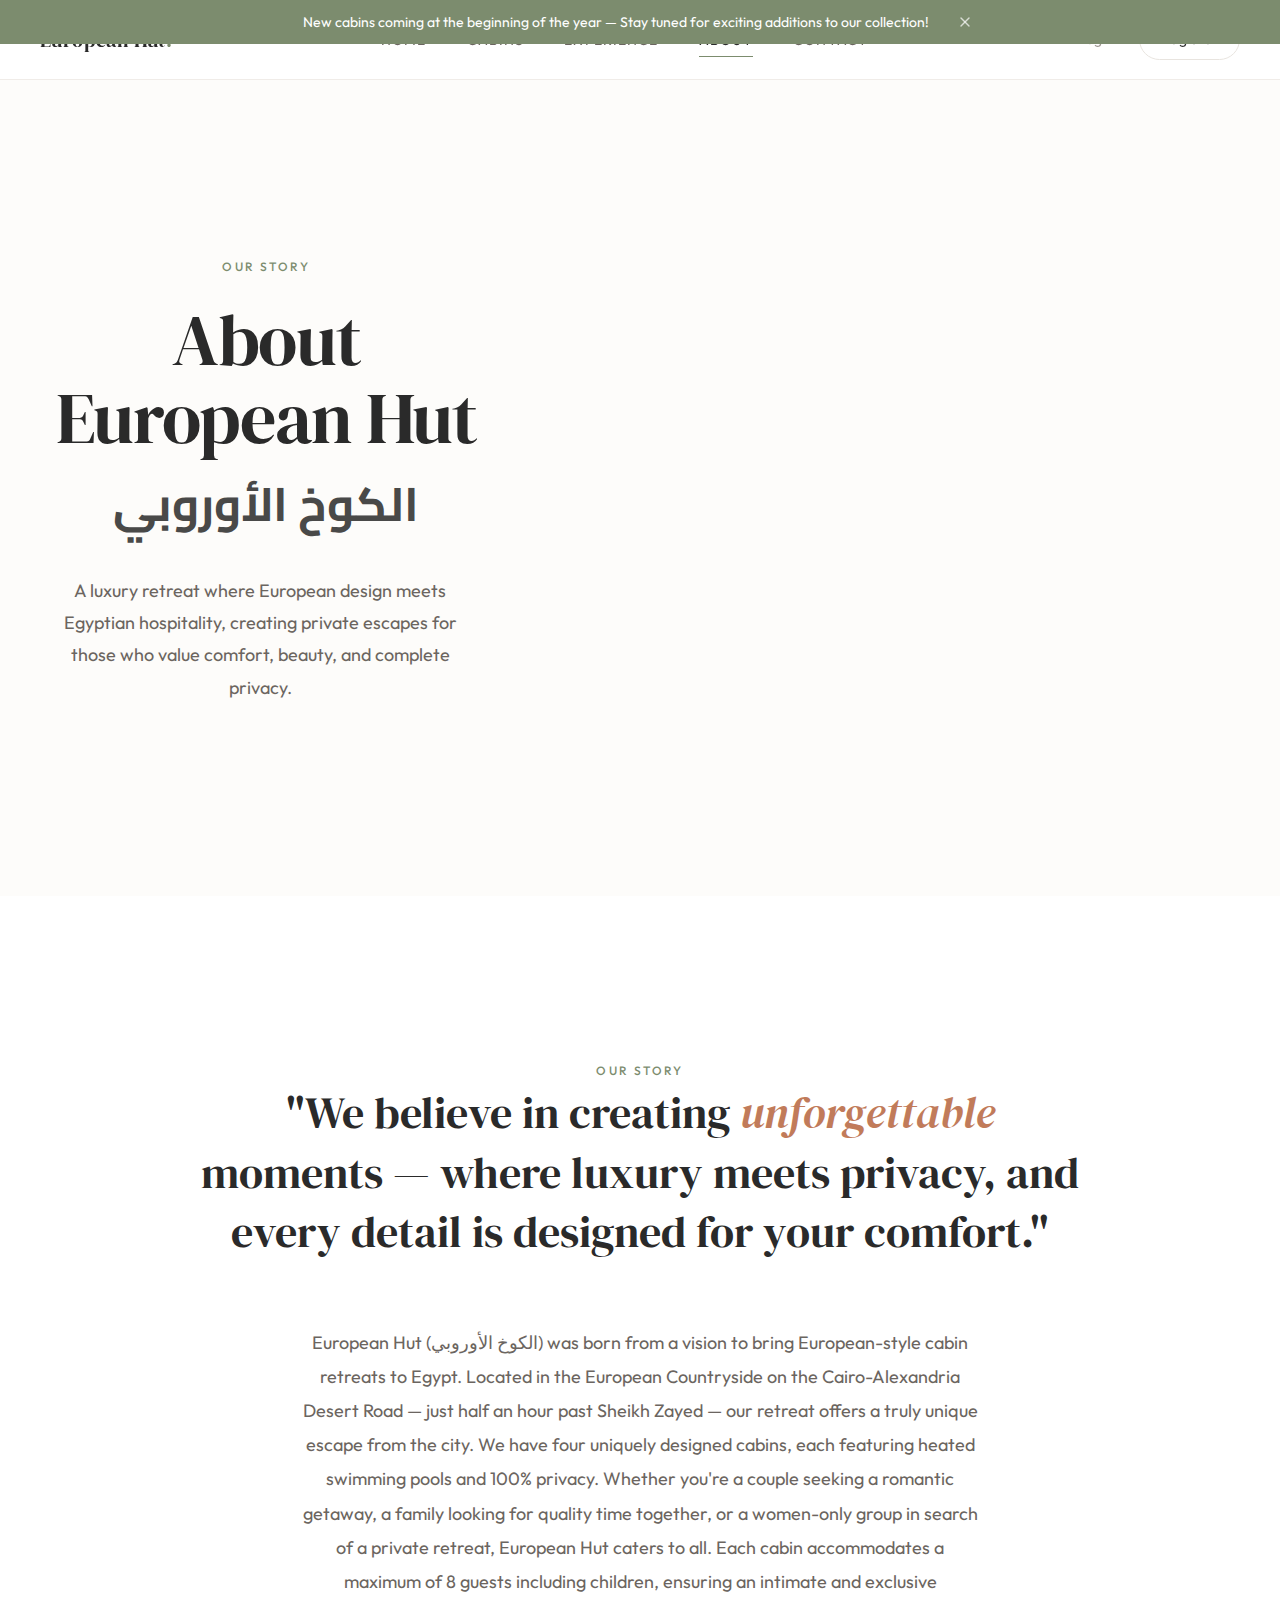
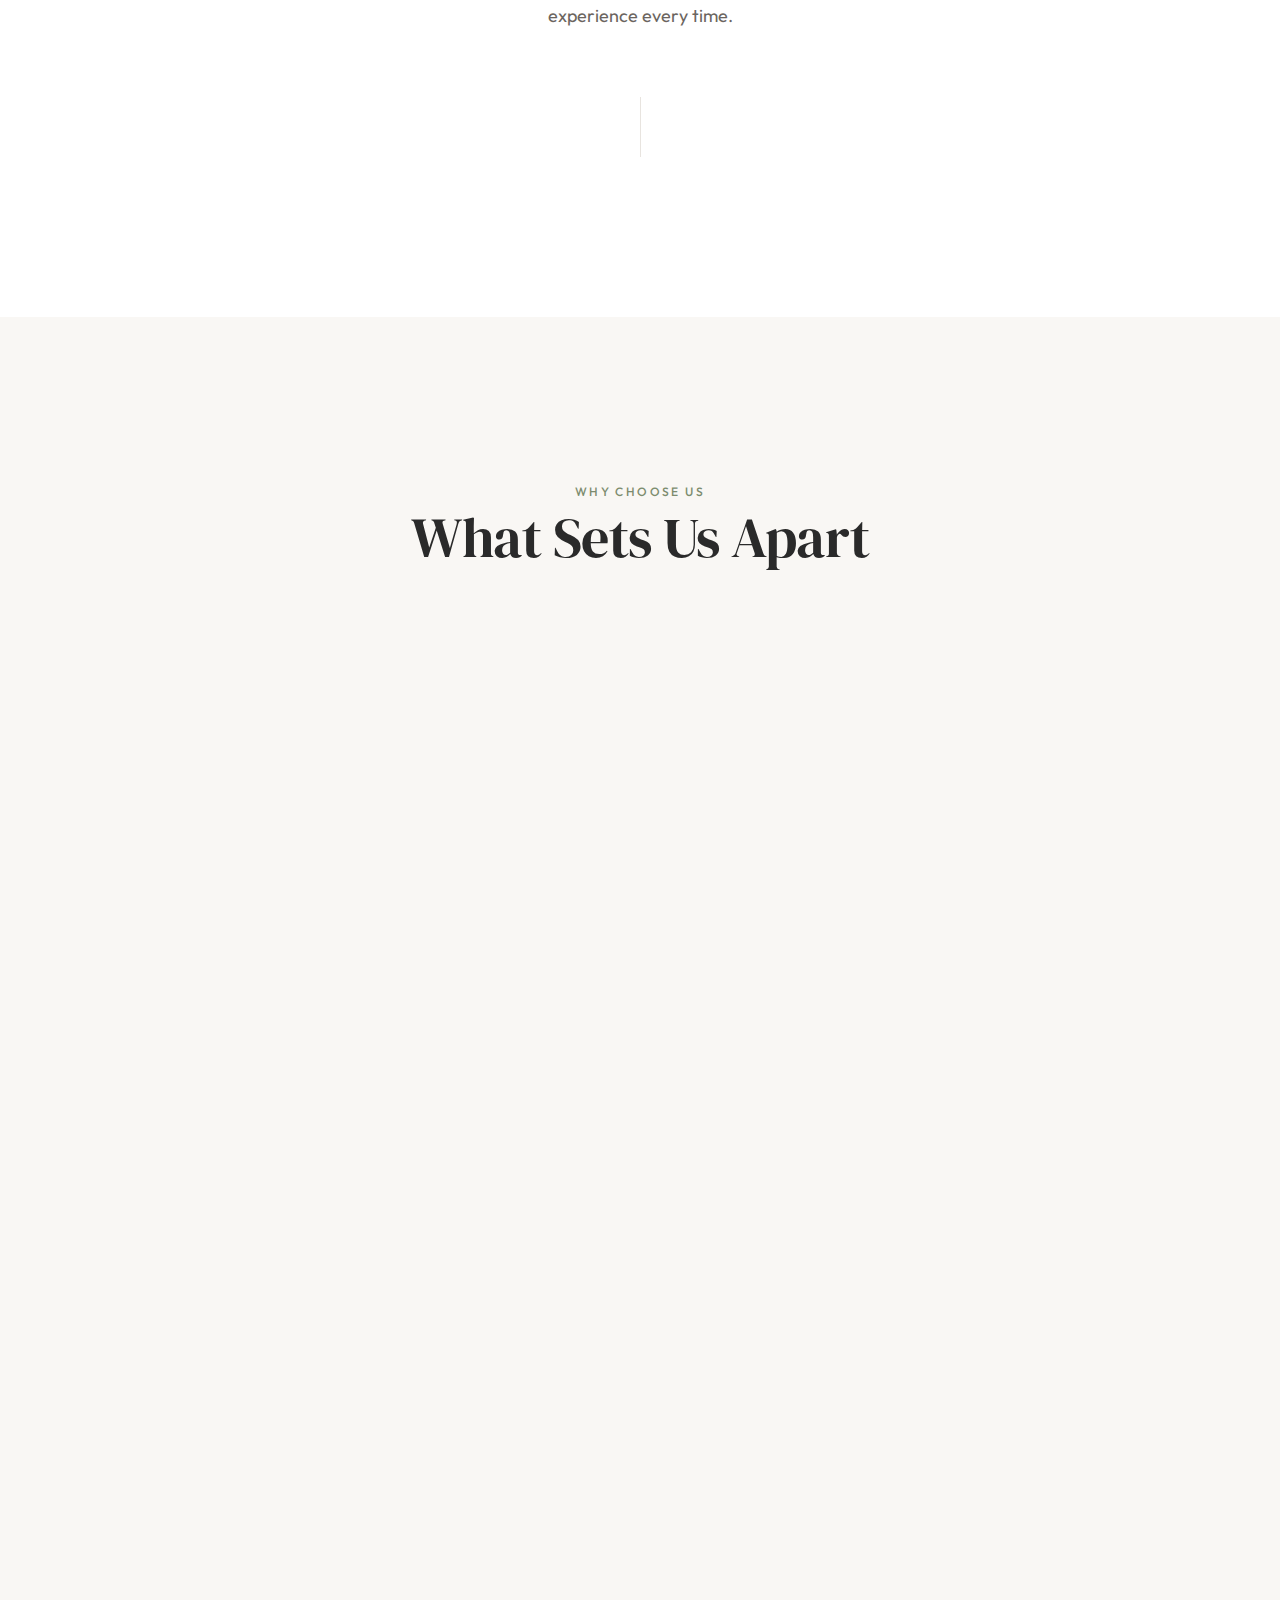
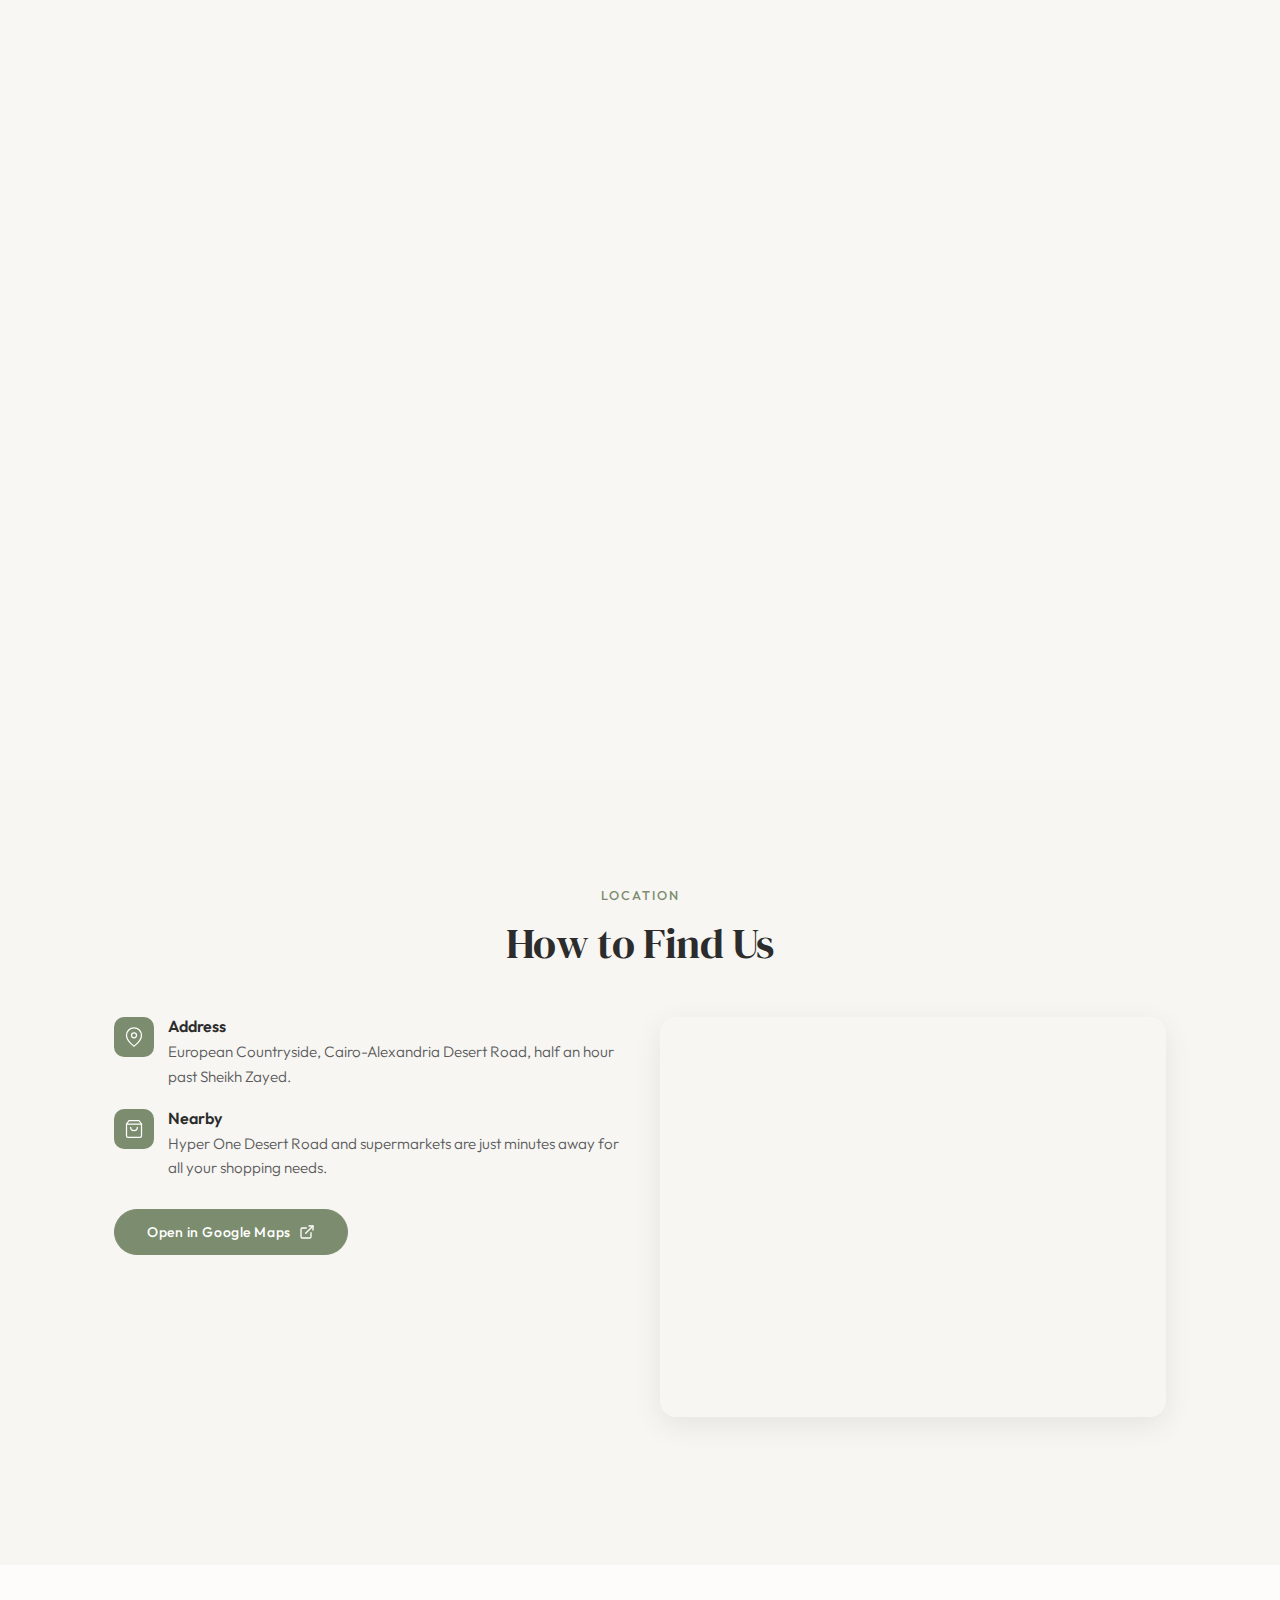
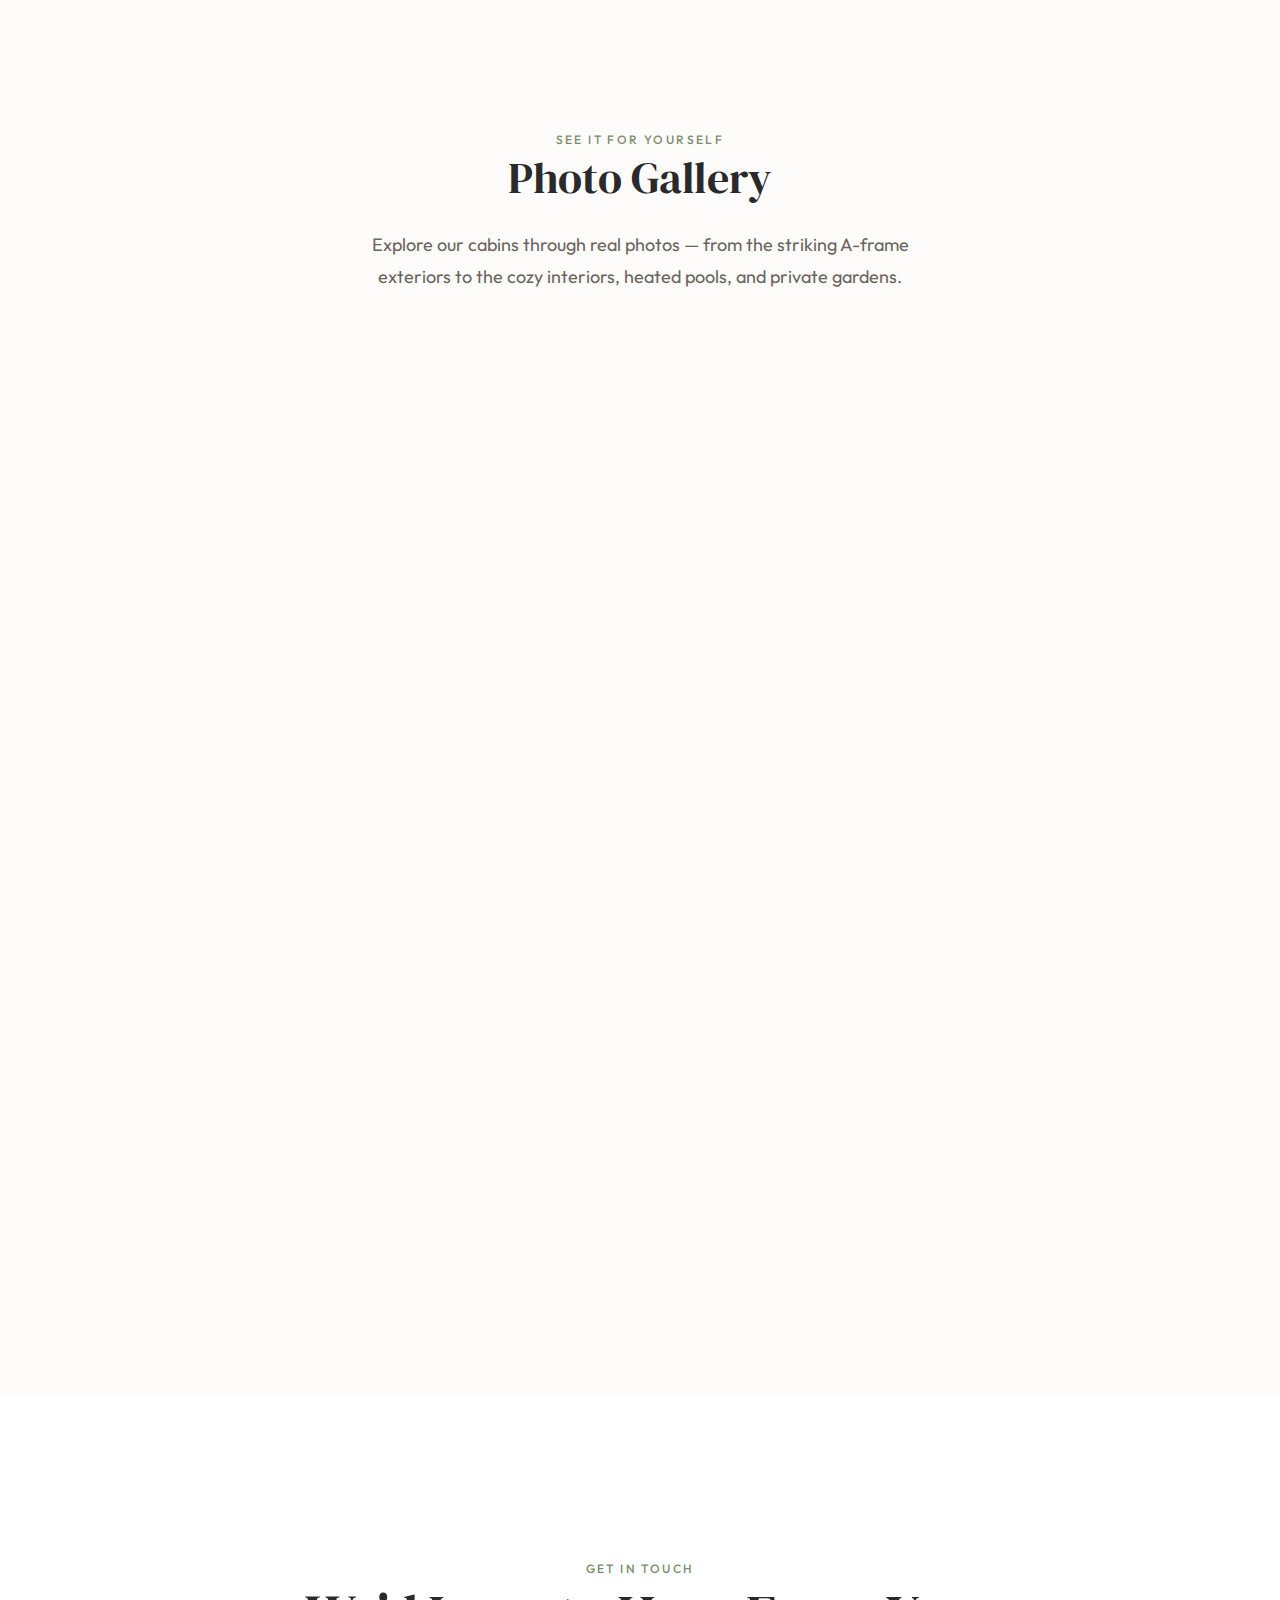
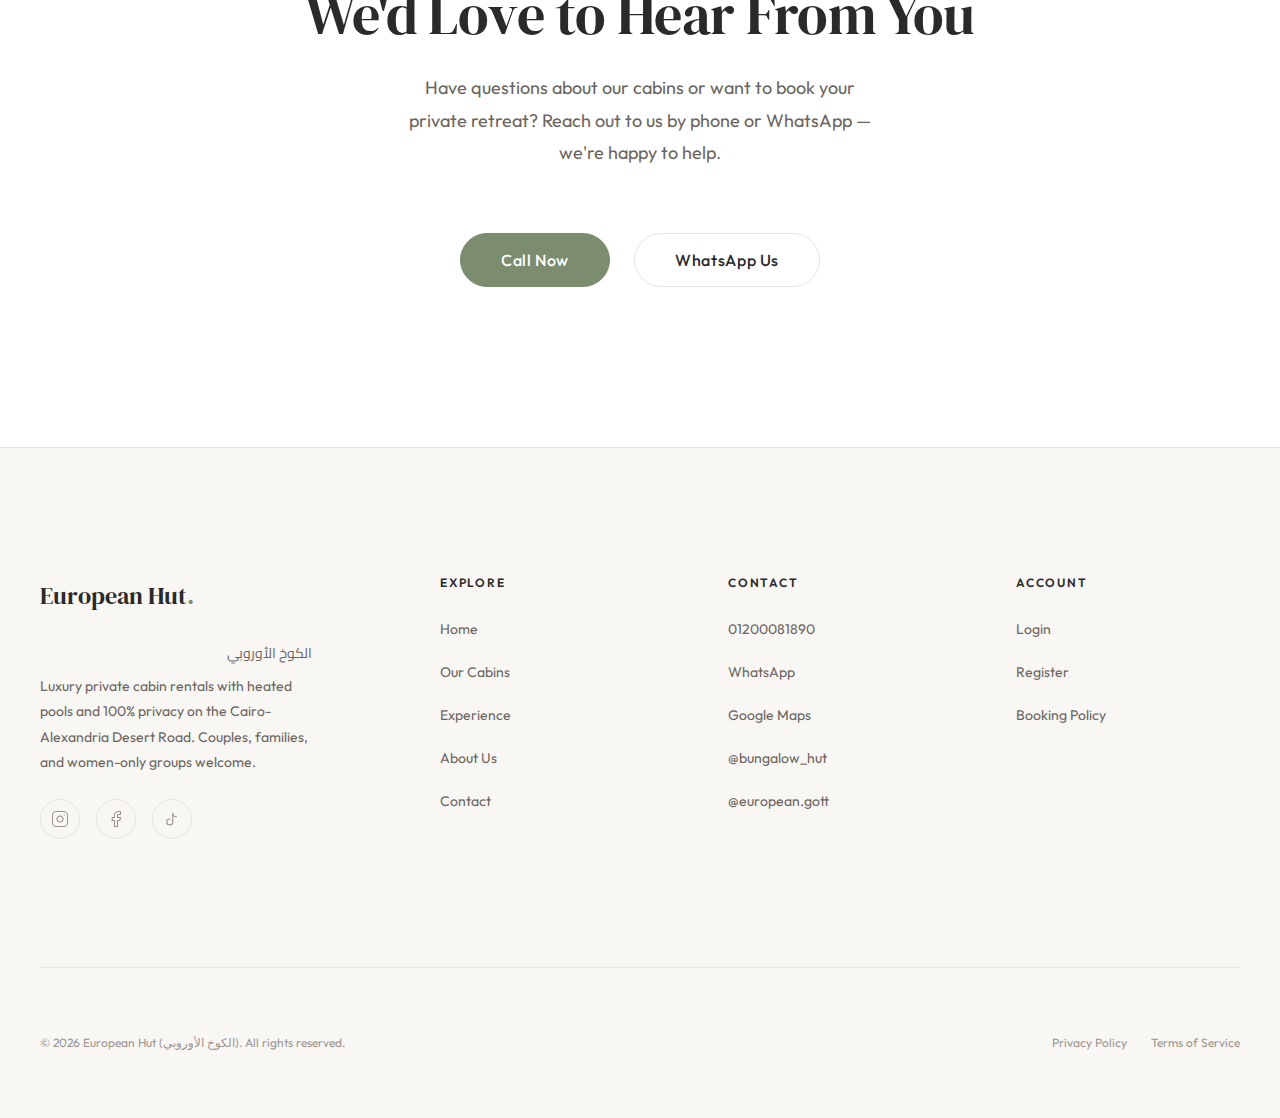
<file: v3-haven-retreats/about.html>
<!DOCTYPE html>
<html lang="en">
<head>
  <meta charset="UTF-8">
  <meta name="viewport" content="width=device-width, initial-scale=1.0">
  <meta name="description" content="Learn about European Hut — our story, location on the Cairo-Alexandria Desert Road, and our commitment to luxury, privacy, and unforgettable experiences.">
  <title>About Us — European Hut | الكوخ الأوروبي</title>

  <!-- Google Fonts -->
  <link rel="preconnect" href="https://fonts.googleapis.com">
  <link rel="preconnect" href="https://fonts.gstatic.com" crossorigin>
  <link href="https://fonts.googleapis.com/css2?family=Cairo:wght@400;600;700&family=DM+Serif+Display:ital@0;1&family=Outfit:wght@300;400;500;600&display=swap" rel="stylesheet">

  <!-- Stylesheet -->
  <link rel="stylesheet" href="styles.css">

  <!-- Favicon -->
  <link rel="icon" type="image/svg+xml" href="data:image/svg+xml,<svg xmlns='http://www.w3.org/2000/svg' viewBox='0 0 100 100'><polygon points='50,10 90,90 10,90' fill='%237C8C6E' opacity='0.9'/><rect x='40' y='55' width='20' height='35' fill='%23FDFCFA' rx='2'/></svg>">

  <!-- Page-specific styles -->
  <style>
    .location {
      padding: 100px 0;
      background: var(--color-bg-alt, #f7f6f3);
    }
    .location__inner {
      max-width: 1100px;
      margin: 0 auto;
      padding: 0 24px;
    }
    .location__header {
      text-align: center;
      margin-bottom: 48px;
    }
    .location__label {
      display: inline-block;
      font-family: 'Outfit', sans-serif;
      font-weight: 500;
      font-size: 0.8rem;
      letter-spacing: 2px;
      text-transform: uppercase;
      color: var(--color-accent, #7C8C6E);
      margin-bottom: 12px;
    }
    .location__title {
      font-family: 'DM Serif Display', serif;
      font-size: clamp(1.8rem, 4vw, 2.6rem);
      color: var(--color-heading, #2C2C2C);
      margin: 0;
    }
    .location__details {
      display: grid;
      grid-template-columns: 1fr 1fr;
      gap: 40px;
      margin-bottom: 48px;
      align-items: start;
    }
    .location__info {
      display: flex;
      flex-direction: column;
      gap: 20px;
    }
    .location__info-item {
      display: flex;
      align-items: flex-start;
      gap: 14px;
    }
    .location__info-icon {
      flex-shrink: 0;
      width: 40px;
      height: 40px;
      border-radius: 10px;
      background: var(--color-accent, #7C8C6E);
      color: #fff;
      display: flex;
      align-items: center;
      justify-content: center;
    }
    .location__info-icon svg {
      width: 20px;
      height: 20px;
    }
    .location__info-text h4 {
      font-family: 'Outfit', sans-serif;
      font-weight: 600;
      font-size: 1rem;
      margin: 0 0 4px;
      color: var(--color-heading, #2C2C2C);
    }
    .location__info-text p {
      font-family: 'Outfit', sans-serif;
      font-weight: 300;
      font-size: 0.95rem;
      color: var(--color-text, #5a5a5a);
      margin: 0;
      line-height: 1.6;
    }
    .location__map-actions {
      display: flex;
      align-items: center;
      gap: 16px;
      margin-top: 8px;
    }
    .location__map-wrapper {
      border-radius: 16px;
      overflow: hidden;
      box-shadow: 0 8px 30px rgba(0,0,0,0.08);
    }
    .location__map-wrapper iframe {
      display: block;
    }
    @media (max-width: 768px) {
      .location__details {
        grid-template-columns: 1fr;
        gap: 32px;
      }
      .location {
        padding: 72px 0;
      }
    }
  </style>
</head>
<body>

  <!-- ====================================================================
       ANNOUNCEMENT BANNER
       ==================================================================== -->
  <div class="announcement-banner" id="announcementBanner">
    <div class="announcement-banner__inner">
      <p>New cabins coming at the beginning of the year — Stay tuned for exciting additions to our collection!</p>
      <button class="announcement-banner__close" id="closeBanner" aria-label="Close announcement">
        <svg xmlns="http://www.w3.org/2000/svg" width="16" height="16" viewBox="0 0 24 24" fill="none" stroke="currentColor" stroke-width="2" stroke-linecap="round" stroke-linejoin="round"><line x1="18" y1="6" x2="6" y2="18"/><line x1="6" y1="6" x2="18" y2="18"/></svg>
      </button>
    </div>
  </div>

  <!-- ====================================================================
       NAVIGATION
       ==================================================================== -->
  <nav class="navbar" id="navbar">
    <div class="navbar__inner">
      <a href="index.html" class="navbar__logo">European Hut<span>.</span></a>

      <ul class="navbar__links" id="navLinks">
        <li><a href="index.html" class="navbar__link">Home</a></li>
        <li><a href="cabins.html" class="navbar__link">Cabins</a></li>
        <li><a href="experience.html" class="navbar__link">Experience</a></li>
        <li><a href="about.html" class="navbar__link navbar__link--active">About</a></li>
        <li><a href="contact.html" class="navbar__link">Contact</a></li>
      </ul>

      <div class="navbar__auth" id="navAuth">
        <a href="login.html" class="navbar__auth-link">Login</a>
        <a href="register.html" class="navbar__auth-link navbar__auth-link--register">Register</a>
      </div>

      <button class="navbar__toggle" id="navToggle" aria-label="Toggle navigation menu">
        <span></span>
        <span></span>
        <span></span>
      </button>
    </div>
  </nav>

  <!-- ====================================================================
       HERO SECTION
       ==================================================================== -->
  <section class="hero">
    <div class="hero__inner">
      <div class="hero__content" style="max-width: 700px; margin: 0 auto; text-align: center;">
        <span class="hero__label">Our Story</span>
        <h1 class="hero__title">About European Hut<br><span style="font-family: 'Cairo', sans-serif; font-weight: 700; font-size: 0.65em; opacity: 0.85;">الكوخ الأوروبي</span></h1>
        <p class="hero__description">
          A luxury retreat where European design meets Egyptian hospitality, creating private escapes for those who value comfort, beauty, and complete privacy.
        </p>
      </div>
    </div>
  </section>

  <!-- ====================================================================
       OUR STORY — INTRO SECTION
       ==================================================================== -->
  <section class="intro" id="our-story">
    <div class="intro__inner">
      <span class="intro__label">Our Story</span>
      <p class="intro__quote">
        "We believe in creating <em>unforgettable</em> moments — where luxury meets privacy, and every detail is designed for your comfort."
      </p>
      <p class="intro__text">
        European Hut (&#1575;&#1604;&#1603;&#1608;&#1582; &#1575;&#1604;&#1571;&#1608;&#1585;&#1608;&#1576;&#1610;) was born from a vision to bring European-style cabin retreats to Egypt. Located in the European Countryside on the Cairo-Alexandria Desert Road — just half an hour past Sheikh Zayed — our retreat offers a truly unique escape from the city. We have four uniquely designed cabins, each featuring heated swimming pools and 100% privacy. Whether you're a couple seeking a romantic getaway, a family looking for quality time together, or a women-only group in search of a private retreat, European Hut caters to all. Each cabin accommodates a maximum of 8 guests including children, ensuring an intimate and exclusive experience every time.
      </p>
      <div class="intro__line"></div>
    </div>
  </section>

  <!-- ====================================================================
       WHY CHOOSE US — HIGHLIGHTS SECTION
       ==================================================================== -->
  <section class="highlights section" id="why-us">
    <div class="container">
      <div class="highlights__header">
        <span class="highlights__label">Why Choose Us</span>
        <h2 class="highlights__title">What Sets Us Apart</h2>
      </div>

      <!-- Highlight 1: Privacy -->
      <div class="highlight-row animate-on-scroll">
        <div class="highlight-row__image">
          <img src="./images/outdoor-pool.jpeg" alt="Private outdoor pool surrounded by high walls, palm trees, and lush green garden" loading="lazy">
        </div>
        <div class="highlight-row__content">
          <span class="highlight-row__label">Complete Seclusion</span>
          <h3 class="highlight-row__title">100% Privacy Guaranteed</h3>
          <p class="highlight-row__text">
            Every cabin sits within its own private walled compound, ensuring you have exclusive access to the entire space. There are no shared areas, no overlooking neighbours — just your own secluded retreat to enjoy however you wish.
          </p>
          <ul class="highlight-row__list">
            <li>Private walled compounds</li>
            <li>Exclusive access — no shared spaces</li>
            <li>Complete seclusion for your stay</li>
            <li>Ideal for couples &amp; families</li>
          </ul>
        </div>
      </div>

      <!-- Highlight 2: Heated Pools (reversed) -->
      <div class="highlight-row highlight-row--reverse animate-on-scroll">
        <div class="highlight-row__image">
          <img src="./images/indoor-pool-2.jpeg" alt="Indoor heated pool with hanging swing chair, glass A-frame walls and ambient lighting" loading="lazy">
        </div>
        <div class="highlight-row__content">
          <span class="highlight-row__label">Swim Year-Round</span>
          <h3 class="highlight-row__title">Heated Pools Year-Round</h3>
          <p class="highlight-row__text">
            Our cabins feature both indoor and outdoor heated pools, allowing you to swim and relax in any weather. Glass-walled enclosures flood the pool areas with natural light while keeping you warm and comfortable throughout the year.
          </p>
          <ul class="highlight-row__list">
            <li>Indoor &amp; outdoor heated pools</li>
            <li>Glass-walled pool enclosures</li>
            <li>Swim in any season or weather</li>
            <li>Poolside lounge areas</li>
          </ul>
        </div>
      </div>

      <!-- Highlight 3: Architecture -->
      <div class="highlight-row animate-on-scroll">
        <div class="highlight-row__image">
          <img src="./images/cabin-daylight.jpeg" alt="European Hut A-frame cabin exterior with garden, playground, and pool in daylight" loading="lazy">
        </div>
        <div class="highlight-row__content">
          <span class="highlight-row__label">Design Philosophy</span>
          <h3 class="highlight-row__title">European-Inspired Architecture</h3>
          <p class="highlight-row__text">
            Our cabins feature striking A-frame design with dramatic floor-to-ceiling glass panels, natural wood ceilings, and industrial steel beams. Each hut blends European design sensibility with modern comfort — creating a visual experience as memorable as the stay itself.
          </p>
          <ul class="highlight-row__list">
            <li>Iconic A-frame design</li>
            <li>Floor-to-ceiling glass panels</li>
            <li>Natural wood &amp; steel beams</li>
            <li>Lush landscaped gardens</li>
          </ul>
        </div>
      </div>
    </div>
  </section>

  <!-- ====================================================================
       LOCATION & MAP
       ==================================================================== -->
  <section class="location" id="location">
    <div class="location__inner">
      <div class="location__header">
        <span class="location__label">Location</span>
        <h2 class="location__title">How to Find Us</h2>
      </div>

      <div class="location__details">
        <div class="location__info">
          <div class="location__info-item">
            <div class="location__info-icon">
              <svg xmlns="http://www.w3.org/2000/svg" viewBox="0 0 24 24" fill="none" stroke="currentColor" stroke-width="1.5" stroke-linecap="round" stroke-linejoin="round"><path d="M21 10c0 7-9 13-9 13s-9-6-9-13a9 9 0 0 1 18 0z"/><circle cx="12" cy="10" r="3"/></svg>
            </div>
            <div class="location__info-text">
              <h4>Address</h4>
              <p>European Countryside, Cairo-Alexandria Desert Road, half an hour past Sheikh Zayed.</p>
            </div>
          </div>

          <div class="location__info-item">
            <div class="location__info-icon">
              <svg xmlns="http://www.w3.org/2000/svg" viewBox="0 0 24 24" fill="none" stroke="currentColor" stroke-width="1.5" stroke-linecap="round" stroke-linejoin="round"><path d="M6 2L3 6v14a2 2 0 0 0 2 2h14a2 2 0 0 0 2-2V6l-3-4z"/><line x1="3" y1="6" x2="21" y2="6"/><path d="M16 10a4 4 0 0 1-8 0"/></svg>
            </div>
            <div class="location__info-text">
              <h4>Nearby</h4>
              <p>Hyper One Desert Road and supermarkets are just minutes away for all your shopping needs.</p>
            </div>
          </div>

          <div class="location__map-actions">
            <a href="https://maps.app.goo.gl/14f14ScWuTx4JTFv7" target="_blank" rel="noopener noreferrer" class="btn btn--primary">
              Open in Google Maps
              <svg xmlns="http://www.w3.org/2000/svg" width="16" height="16" viewBox="0 0 24 24" fill="none" stroke="currentColor" stroke-width="2" stroke-linecap="round" stroke-linejoin="round"><path d="M18 13v6a2 2 0 0 1-2 2H5a2 2 0 0 1-2-2V8a2 2 0 0 1 2-2h6"/><polyline points="15 3 21 3 21 9"/><line x1="10" y1="14" x2="21" y2="3"/></svg>
            </a>
          </div>
        </div>

        <div class="location__map-wrapper">
          <iframe src="https://www.google.com/maps/embed?pb=!1m18!1m12!1m3!1d3!2d30.5!3d30.1!2m3!1f0!2f0!3f0!3m2!1i1024!2i768!4f13.1!3m3!1m2!1s0x0%3A0x0!2zMzDCsDA2JzAwLjAiTiAzMMKwMzAnMDAuMCJF!5e0!3m2!1sen!2seg!4v1234567890" width="100%" height="400" style="border:0; border-radius: 16px;" allowfullscreen="" loading="lazy" referrerpolicy="no-referrer-when-downgrade"></iframe>
        </div>
      </div>
    </div>
  </section>

  <!-- ====================================================================
       PHOTO GALLERY
       ==================================================================== -->
  <section class="gallery section" id="gallery">
    <div class="container">
      <div class="gallery__header">
        <span class="gallery__label">See It For Yourself</span>
        <h2 class="gallery__title">Photo Gallery</h2>
        <p class="gallery__subtitle">Explore our cabins through real photos — from the striking A-frame exteriors to the cozy interiors, heated pools, and private gardens.</p>
      </div>

      <div class="gallery__grid">
        <div class="gallery__item gallery__item--wide animate-on-scroll">
          <img src="./images/hero-exterior.jpeg" alt="European Hut A-frame cabin exterior with pool and lush landscape" loading="lazy">
          <div class="gallery__item-overlay">
            <span>Cabin Exterior</span>
          </div>
        </div>
        <div class="gallery__item animate-on-scroll">
          <img src="./images/living-area-1.jpeg" alt="Spacious A-frame living area with curved sofa, TV, and indoor pool" loading="lazy">
          <div class="gallery__item-overlay">
            <span>Living Area</span>
          </div>
        </div>
        <div class="gallery__item animate-on-scroll">
          <img src="./images/bedroom-loft.jpeg" alt="Loft bedroom with A-frame wooden ceiling and ambient lighting" loading="lazy">
          <div class="gallery__item-overlay">
            <span>Loft Bedroom</span>
          </div>
        </div>
        <div class="gallery__item animate-on-scroll">
          <img src="./images/cabin-side-night.jpeg" alt="A-frame cabin illuminated at night with rooftop terrace" loading="lazy">
          <div class="gallery__item-overlay">
            <span>Night View</span>
          </div>
        </div>
        <div class="gallery__item gallery__item--wide animate-on-scroll">
          <img src="./images/pool-lounge.jpeg" alt="Indoor pool with lounge sofas, hanging chair, and panoramic glass walls" loading="lazy">
          <div class="gallery__item-overlay">
            <span>Pool Lounge</span>
          </div>
        </div>
        <div class="gallery__item animate-on-scroll">
          <img src="./images/kitchen.jpeg" alt="Kitchenette with white cabinets, wooden A-frame ceiling, and terracotta sofa" loading="lazy">
          <div class="gallery__item-overlay">
            <span>Kitchen</span>
          </div>
        </div>
        <div class="gallery__item animate-on-scroll">
          <img src="./images/garden-tropical.jpeg" alt="Tropical garden terrace with palm trees and banana plants" loading="lazy">
          <div class="gallery__item-overlay">
            <span>Garden Terrace</span>
          </div>
        </div>
        <div class="gallery__item gallery__item--wide animate-on-scroll">
          <img src="./images/living-moody.jpeg" alt="Moody living area with curved sofa, swing chair, and indoor pool behind glass" loading="lazy">
          <div class="gallery__item-overlay">
            <span>Living Room</span>
          </div>
        </div>
      </div>
    </div>
  </section>

  <!-- ====================================================================
       CTA / CONTACT SECTION
       ==================================================================== -->
  <section class="cta section" id="contact">
    <div class="cta__inner">
      <span class="cta__label">Get in Touch</span>
      <h2 class="cta__title">We'd Love to Hear From You</h2>
      <p class="cta__text">
        Have questions about our cabins or want to book your private retreat? Reach out to us by phone or WhatsApp — we're happy to help.
      </p>
      <div class="cta__actions">
        <a href="tel:+2001200081890" class="btn btn--primary btn--lg">Call Now</a>
        <a href="https://wa.me/2001200081890" target="_blank" rel="noopener noreferrer" class="btn btn--secondary btn--lg">WhatsApp Us</a>
      </div>
    </div>
  </section>

  <!-- ====================================================================
       FOOTER
       ==================================================================== -->
  <footer class="footer">
    <div class="footer__inner">
      <div class="footer__top">
        <div class="footer__brand">
          <a href="index.html" class="footer__logo">European Hut<span>.</span></a>
          <p class="footer__brand-text" dir="rtl" lang="ar" style="font-family: 'Cairo', sans-serif; margin-bottom: 8px;">
            &#1575;&#1604;&#1603;&#1608;&#1582; &#1575;&#1604;&#1571;&#1608;&#1585;&#1608;&#1576;&#1610;
          </p>
          <p class="footer__brand-text">
            Luxury private cabin rentals with heated pools and 100% privacy on the Cairo-Alexandria Desert Road. Couples, families, and women-only groups welcome.
          </p>
          <div class="footer__social">
            <a href="https://www.instagram.com/bungalow_hut/" target="_blank" rel="noopener noreferrer" class="footer__social-link" aria-label="Instagram">
              <svg xmlns="http://www.w3.org/2000/svg" viewBox="0 0 24 24" fill="none" stroke="currentColor" stroke-width="1.5" stroke-linecap="round" stroke-linejoin="round"><rect x="2" y="2" width="20" height="20" rx="5" ry="5"/><path d="M16 11.37A4 4 0 1 1 12.63 8 4 4 0 0 1 16 11.37z"/><line x1="17.5" y1="6.5" x2="17.51" y2="6.5"/></svg>
            </a>
            <a href="https://www.facebook.com/profile.php?id=100063992444361&mibextid=ZbWKwL" target="_blank" rel="noopener noreferrer" class="footer__social-link" aria-label="Facebook">
              <svg xmlns="http://www.w3.org/2000/svg" viewBox="0 0 24 24" fill="none" stroke="currentColor" stroke-width="1.5" stroke-linecap="round" stroke-linejoin="round"><path d="M18 2h-3a5 5 0 0 0-5 5v3H7v4h3v8h4v-8h3l1-4h-4V7a1 1 0 0 1 1-1h3z"/></svg>
            </a>
            <a href="https://www.tiktok.com/@european.gott" target="_blank" rel="noopener noreferrer" class="footer__social-link" aria-label="TikTok">
              <svg xmlns="http://www.w3.org/2000/svg" viewBox="0 0 24 24" fill="none" stroke="currentColor" stroke-width="1.5" stroke-linecap="round" stroke-linejoin="round"><path d="M9 12a4 4 0 1 0 4 4V4a5 5 0 0 0 5 5"/></svg>
            </a>
          </div>
        </div>

        <div>
          <h4 class="footer__col-title">Explore</h4>
          <ul class="footer__links">
            <li><a href="index.html" class="footer__link">Home</a></li>
            <li><a href="cabins.html" class="footer__link">Our Cabins</a></li>
            <li><a href="experience.html" class="footer__link">Experience</a></li>
            <li><a href="about.html" class="footer__link">About Us</a></li>
            <li><a href="contact.html" class="footer__link">Contact</a></li>
          </ul>
        </div>

        <div>
          <h4 class="footer__col-title">Contact</h4>
          <ul class="footer__links">
            <li><a href="tel:+2001200081890" class="footer__link">01200081890</a></li>
            <li><a href="https://wa.me/2001200081890" target="_blank" rel="noopener noreferrer" class="footer__link">WhatsApp</a></li>
            <li><a href="https://maps.app.goo.gl/14f14ScWuTx4JTFv7" target="_blank" rel="noopener noreferrer" class="footer__link">Google Maps</a></li>
            <li><a href="https://www.instagram.com/bungalow_hut/" target="_blank" rel="noopener noreferrer" class="footer__link">@bungalow_hut</a></li>
            <li><a href="https://www.tiktok.com/@european.gott" target="_blank" rel="noopener noreferrer" class="footer__link">@european.gott</a></li>
          </ul>
        </div>

        <div>
          <h4 class="footer__col-title">Account</h4>
          <ul class="footer__links">
            <li><a href="login.html" class="footer__link">Login</a></li>
            <li><a href="register.html" class="footer__link">Register</a></li>
            <li><a href="experience.html" class="footer__link">Booking Policy</a></li>
          </ul>
        </div>
      </div>

      <div class="footer__bottom">
        <p class="footer__copy">&copy; 2026 European Hut (&#1575;&#1604;&#1603;&#1608;&#1582; &#1575;&#1604;&#1571;&#1608;&#1585;&#1608;&#1576;&#1610;). All rights reserved.</p>
        <div class="footer__bottom-links">
          <a href="#" class="footer__bottom-link">Privacy Policy</a>
          <a href="#" class="footer__bottom-link">Terms of Service</a>
        </div>
      </div>
    </div>
  </footer>

  <!-- ====================================================================
       SCRIPTS
       ==================================================================== -->
  <script>
    // Announcement banner close
    const closeBanner = document.getElementById('closeBanner');
    const banner = document.getElementById('announcementBanner');
    if (closeBanner && banner) {
      closeBanner.addEventListener('click', () => {
        banner.style.display = 'none';
        // Adjust navbar position
        document.getElementById('navbar').style.top = '0';
      });
    }

    // Navbar scroll effect
    const navbar = document.getElementById('navbar');
    window.addEventListener('scroll', () => {
      if (window.scrollY > 20) {
        navbar.classList.add('scrolled');
      } else {
        navbar.classList.remove('scrolled');
      }
    });

    // Mobile menu toggle
    const navToggle = document.getElementById('navToggle');
    const navLinks = document.getElementById('navLinks');
    const navAuth = document.getElementById('navAuth');

    navToggle.addEventListener('click', () => {
      navToggle.classList.toggle('active');
      navLinks.classList.toggle('active');
      navAuth.classList.toggle('active');
    });

    // Close mobile menu on link click
    navLinks.querySelectorAll('.navbar__link').forEach(link => {
      link.addEventListener('click', () => {
        navToggle.classList.remove('active');
        navLinks.classList.remove('active');
        navAuth.classList.remove('active');
      });
    });

    // Scroll animations (Intersection Observer)
    const animatedElements = document.querySelectorAll('.animate-on-scroll');
    const observer = new IntersectionObserver((entries) => {
      entries.forEach(entry => {
        if (entry.isIntersecting) {
          entry.target.classList.add('visible');
          observer.unobserve(entry.target);
        }
      });
    }, {
      threshold: 0.15,
      rootMargin: '0px 0px -40px 0px'
    });

    animatedElements.forEach(el => observer.observe(el));

    // Smooth scroll for anchor links
    document.querySelectorAll('a[href^="#"]').forEach(anchor => {
      anchor.addEventListener('click', function(e) {
        const targetId = this.getAttribute('href');
        if (targetId === '#') return;
        e.preventDefault();
        const target = document.querySelector(targetId);
        if (target) {
          const offset = navbar.offsetHeight + 20;
          const position = target.getBoundingClientRect().top + window.scrollY - offset;
          window.scrollTo({ top: position, behavior: 'smooth' });
        }
      });
    });
  </script>

</body>
</html>
</file>
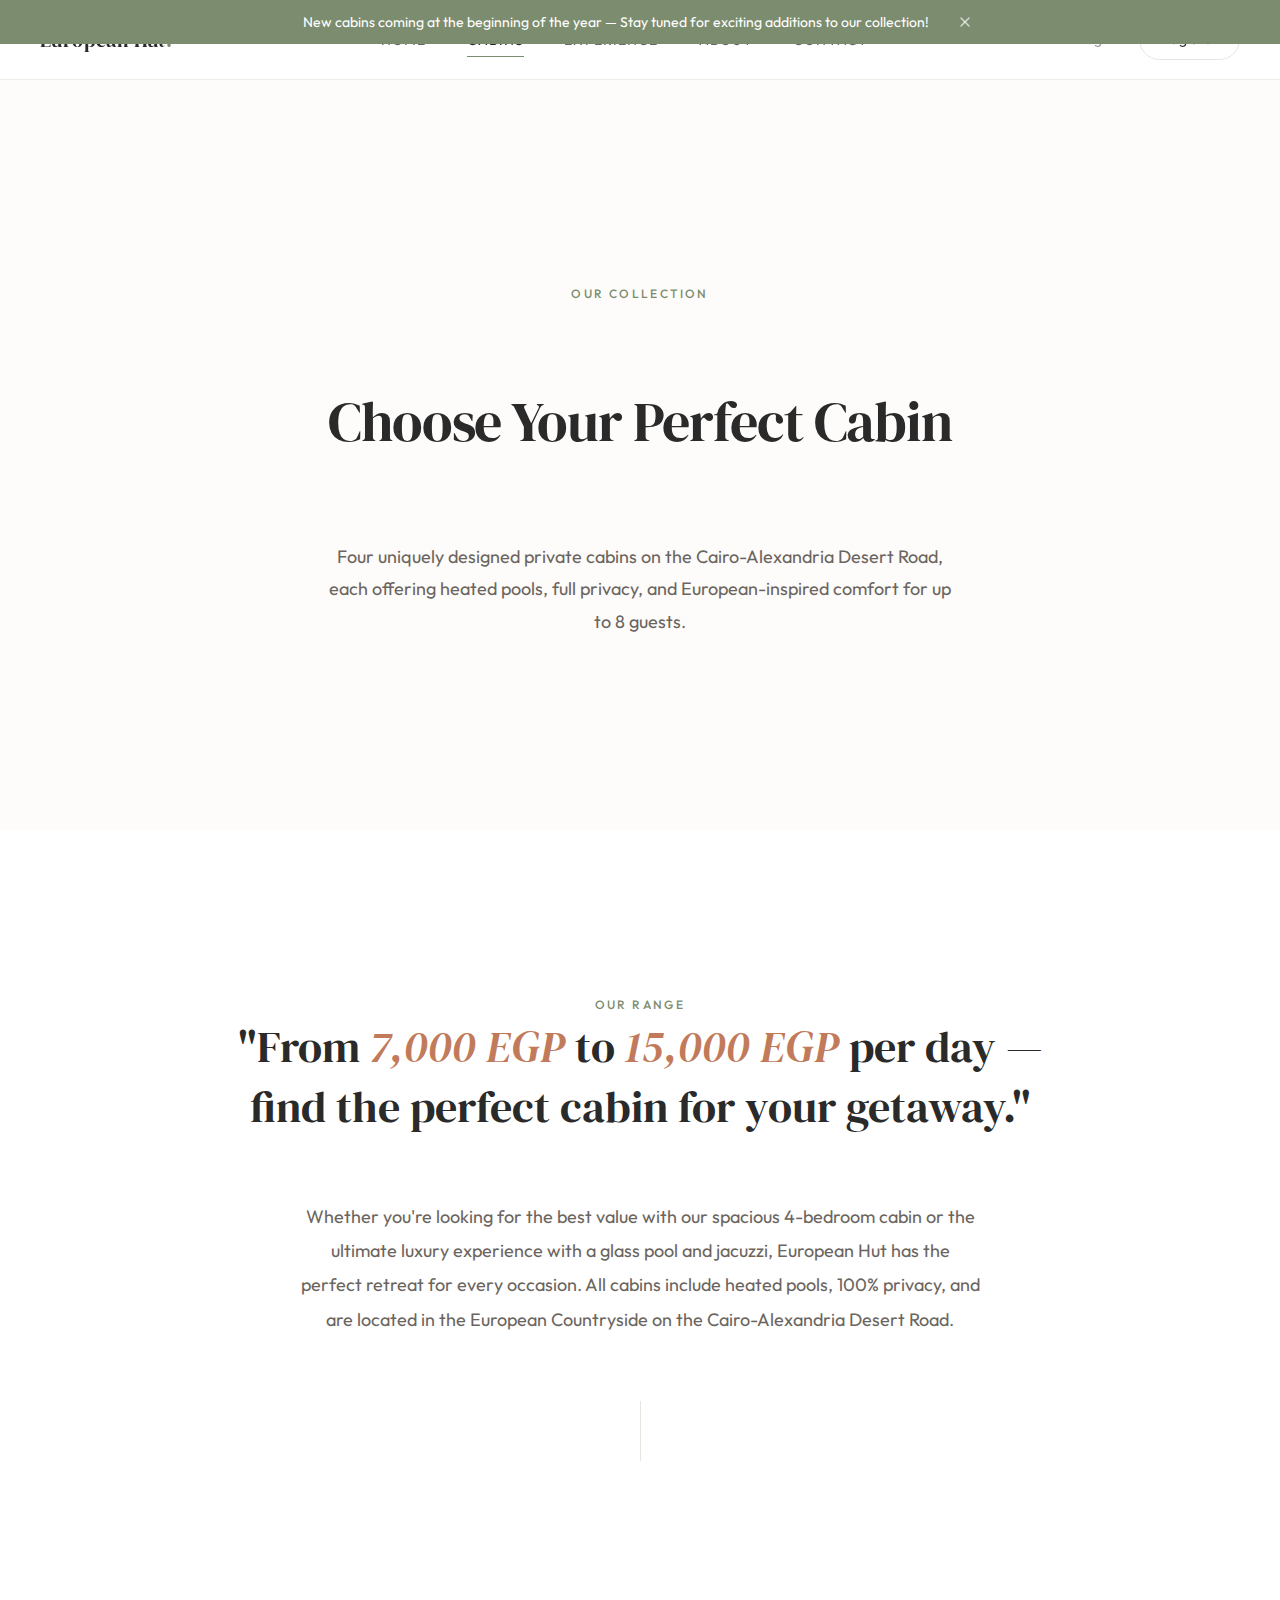
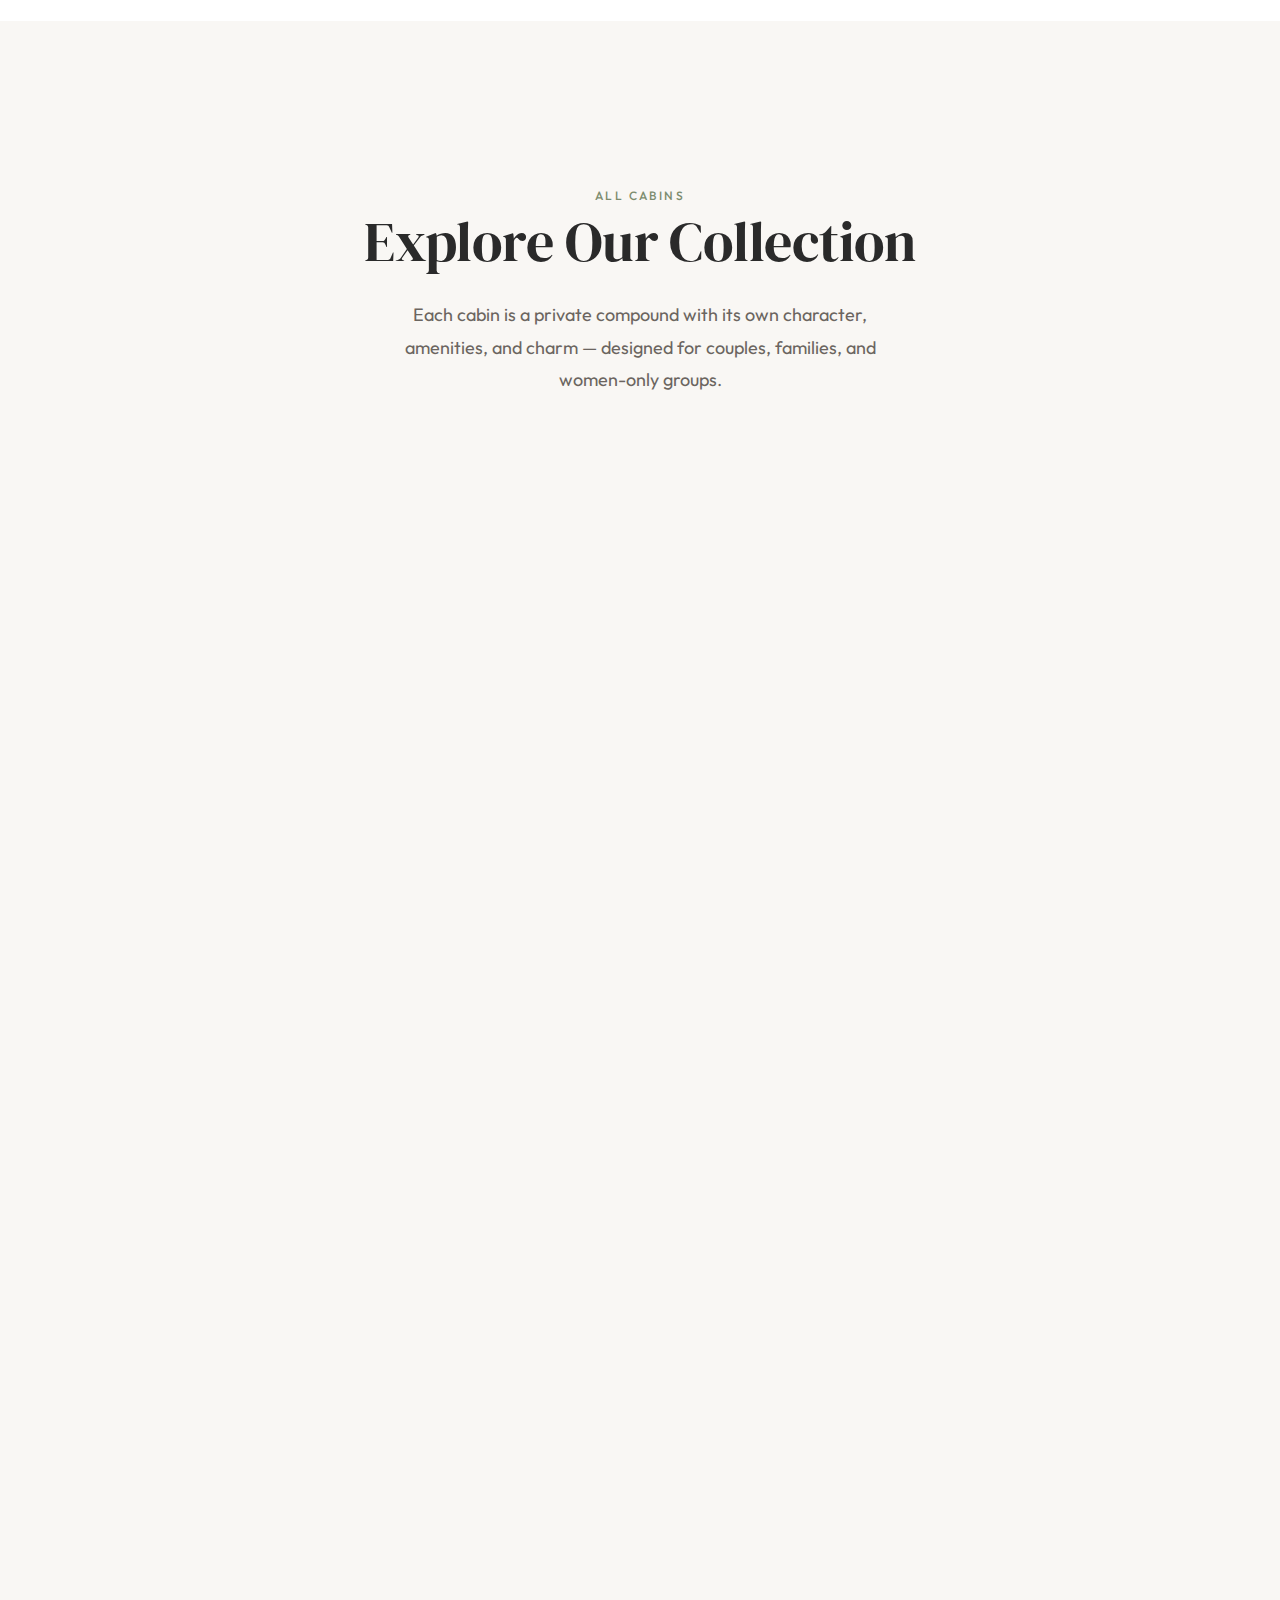
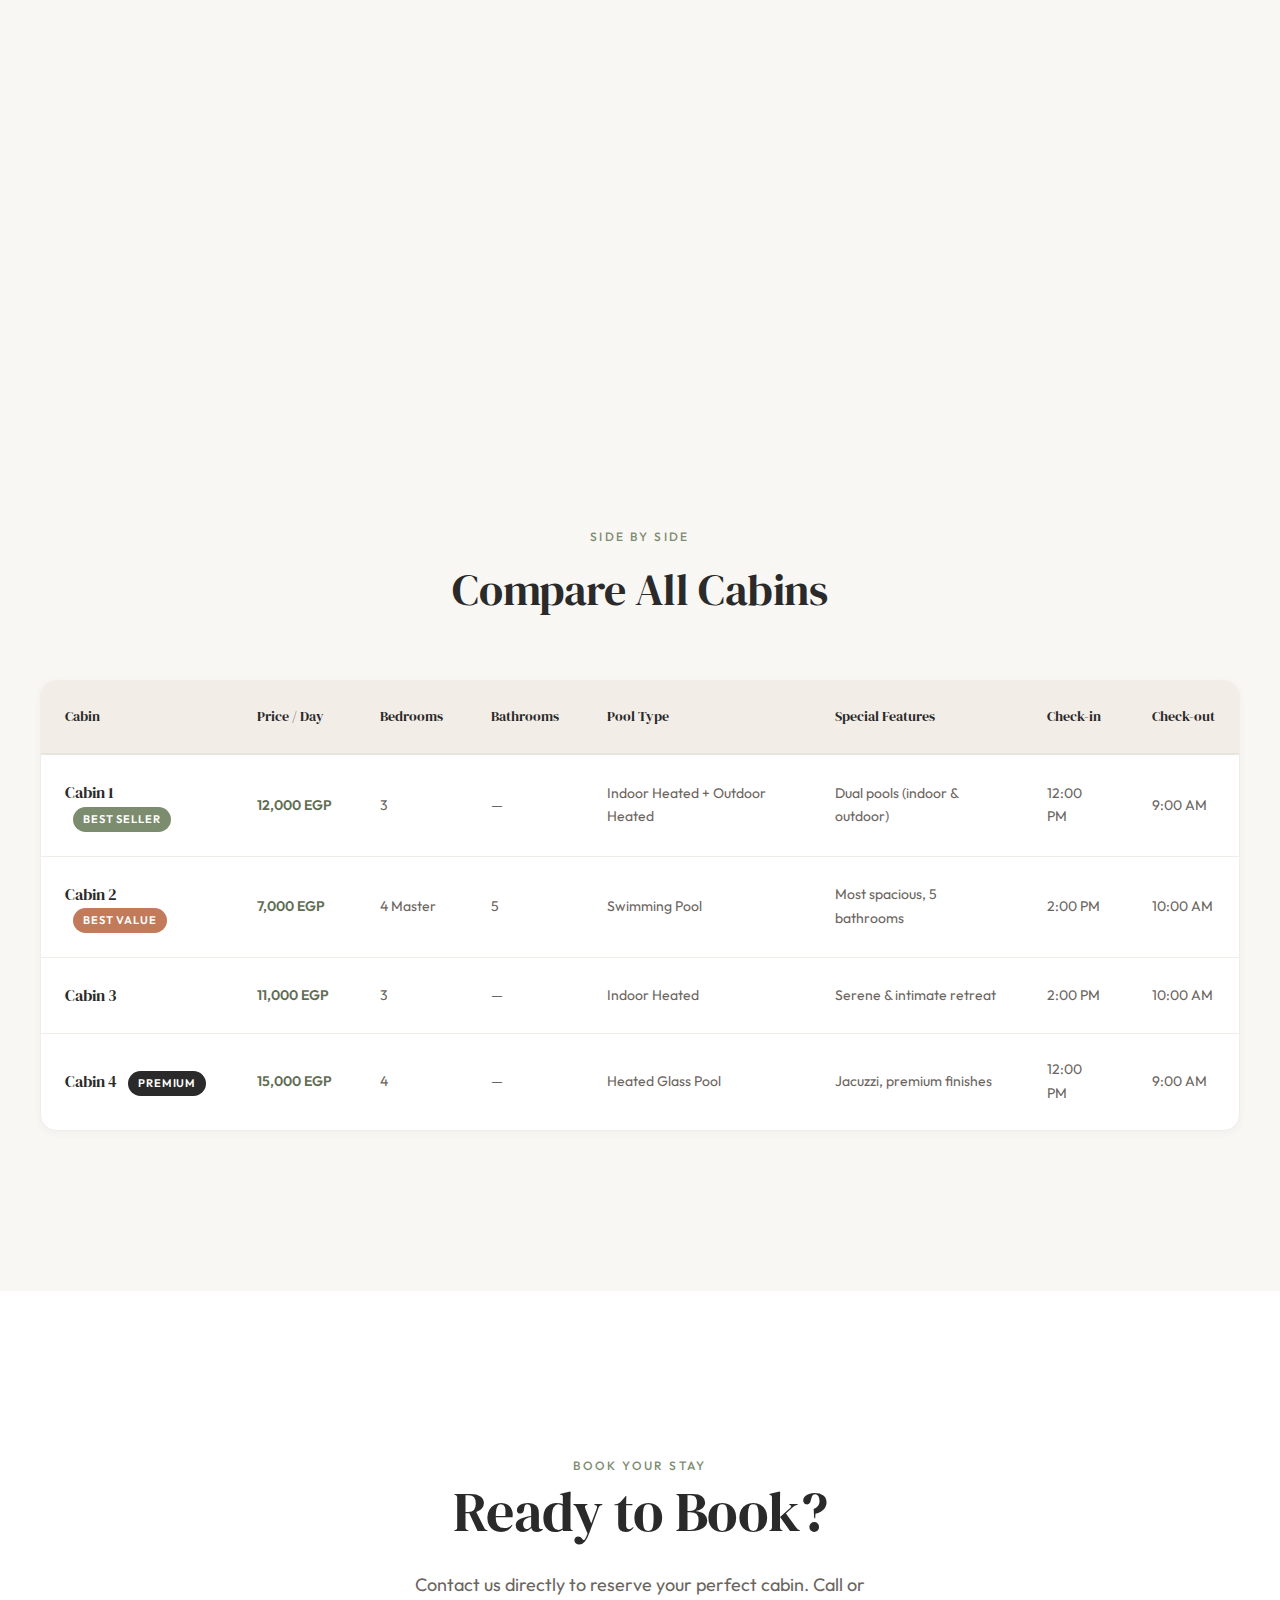
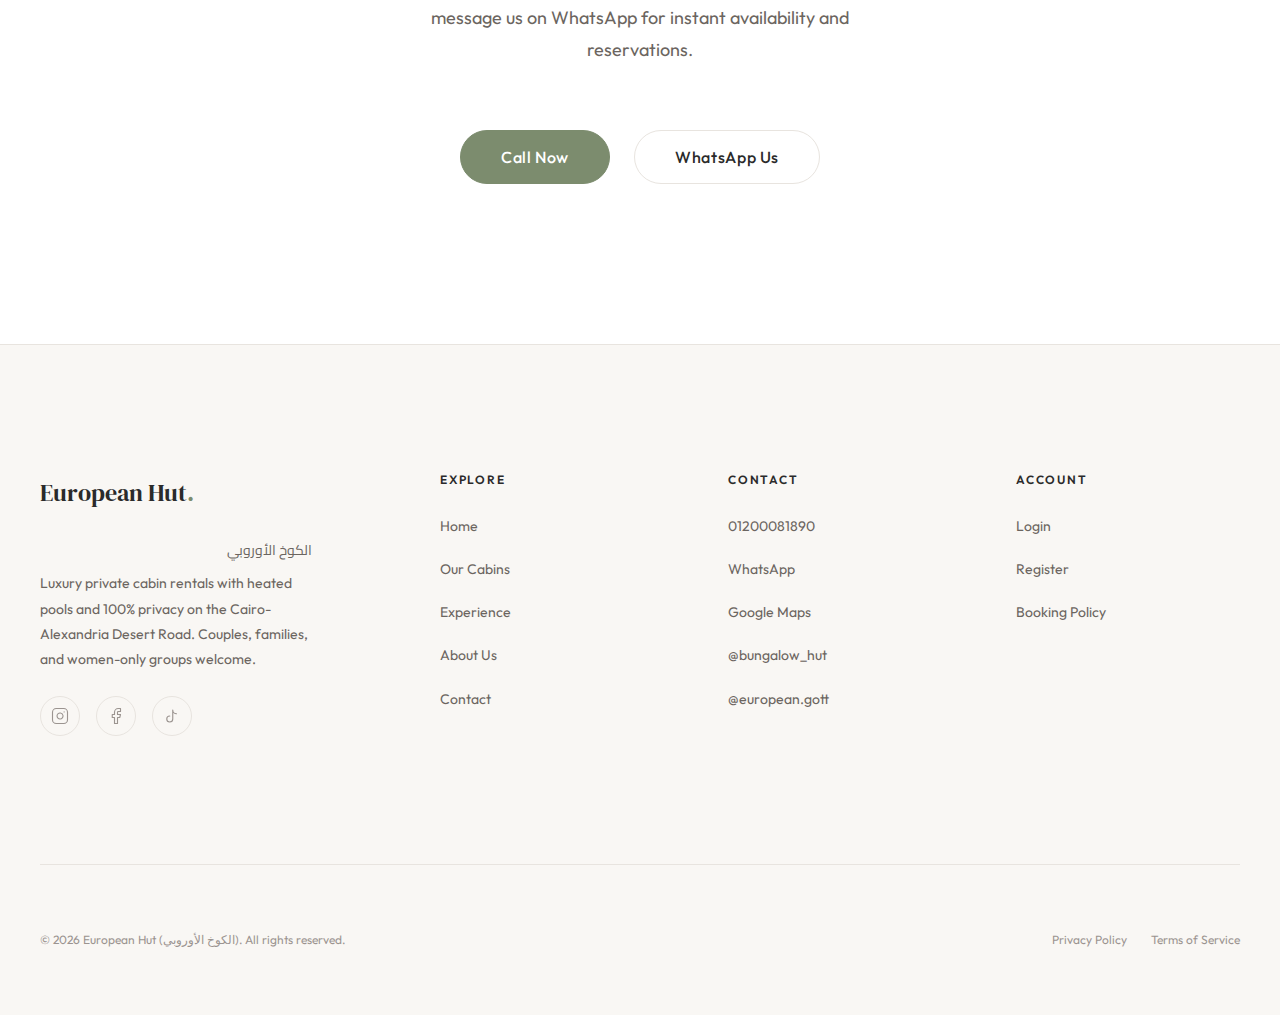
<file: v3-haven-retreats/cabins.html>
<!DOCTYPE html>
<html lang="en">
<head>
  <meta charset="UTF-8">
  <meta name="viewport" content="width=device-width, initial-scale=1.0">
  <meta name="description" content="Browse all 4 luxury private cabins at European Hut — heated pools, full privacy, 3-4 bedrooms. Prices from 7,000 to 15,000 EGP/day.">
  <title>Our Cabins — European Hut | الكوخ الأوروبي</title>
  <link rel="preconnect" href="https://fonts.googleapis.com">
  <link rel="preconnect" href="https://fonts.gstatic.com" crossorigin>
  <link href="https://fonts.googleapis.com/css2?family=Cairo:wght@400;600;700&family=DM+Serif+Display:ital@0;1&family=Outfit:wght@300;400;500;600&display=swap" rel="stylesheet">
  <link rel="stylesheet" href="styles.css">
  <link rel="icon" type="image/svg+xml" href="data:image/svg+xml,<svg xmlns='http://www.w3.org/2000/svg' viewBox='0 0 100 100'><polygon points='50,10 90,90 10,90' fill='%237C8C6E' opacity='0.9'/><rect x='40' y='55' width='20' height='35' fill='%23FDFCFA' rx='2'/></svg>">

  <!-- Page-specific comparison table styles -->
  <style>
    /* Sub-page Hero */
    .hero--subpage {
      padding-top: calc(var(--nav-height) + var(--space-4xl));
      padding-bottom: var(--space-3xl);
      background-color: var(--bg-warm);
      text-align: center;
    }

    .hero--subpage .hero__inner {
      display: flex;
      flex-direction: column;
      align-items: center;
      justify-content: center;
    }

    .hero--subpage .hero__label {
      display: inline-block;
      font-size: var(--text-xs);
      font-weight: 500;
      letter-spacing: 0.2em;
      text-transform: uppercase;
      color: var(--accent-sage);
      margin-bottom: var(--space-md);
    }

    .hero--subpage .hero__title {
      font-family: var(--font-serif);
      font-size: var(--text-5xl);
      color: var(--text-primary);
      margin-bottom: var(--space-md);
      max-width: 700px;
    }

    .hero--subpage .hero__description {
      font-size: var(--text-lg);
      color: var(--text-secondary);
      max-width: 640px;
      line-height: 1.8;
    }

    /* Comparison Table */
    .comparison {
      padding: var(--space-4xl) 0;
      background-color: var(--bg-cream);
    }

    .comparison__header {
      text-align: center;
      margin-bottom: var(--space-xl);
    }

    .comparison__label {
      display: inline-block;
      font-size: var(--text-xs);
      font-weight: 500;
      letter-spacing: 0.2em;
      text-transform: uppercase;
      color: var(--accent-sage);
      margin-bottom: var(--space-sm);
    }

    .comparison__title {
      font-family: var(--font-serif);
      font-size: var(--text-4xl);
      color: var(--text-primary);
    }

    .comparison__table-wrap {
      overflow-x: auto;
      -webkit-overflow-scrolling: touch;
      border-radius: var(--radius-lg);
      border: 1px solid var(--border-light);
      background-color: var(--bg-primary);
      box-shadow: var(--shadow-sm);
    }

    .comparison__table {
      width: 100%;
      border-collapse: collapse;
      min-width: 800px;
    }

    .comparison__table thead {
      background-color: var(--bg-sand-light);
    }

    .comparison__table th {
      font-family: var(--font-serif);
      font-weight: 400;
      font-size: var(--text-sm);
      color: var(--text-primary);
      padding: var(--space-md) var(--space-md);
      text-align: left;
      border-bottom: 2px solid var(--border-color);
      white-space: nowrap;
    }

    .comparison__table td {
      font-size: var(--text-sm);
      color: var(--text-secondary);
      padding: var(--space-md) var(--space-md);
      border-bottom: 1px solid var(--border-light);
      vertical-align: middle;
    }

    .comparison__table tbody tr:last-child td {
      border-bottom: none;
    }

    .comparison__table tbody tr:hover {
      background-color: var(--bg-warm);
    }

    .comparison__table .table-cabin-name {
      font-family: var(--font-serif);
      font-weight: 400;
      font-size: var(--text-base);
      color: var(--text-primary);
    }

    .comparison__table .table-badge {
      display: inline-block;
      font-size: 0.7rem;
      font-weight: 600;
      letter-spacing: 0.08em;
      text-transform: uppercase;
      padding: 3px 10px;
      border-radius: var(--radius-full);
      margin-left: 8px;
      vertical-align: middle;
    }

    .comparison__table .table-badge--seller {
      background-color: var(--accent-sage);
      color: #fff;
    }

    .comparison__table .table-badge--value {
      background-color: var(--accent-terracotta);
      color: #fff;
    }

    .comparison__table .table-badge--premium {
      background-color: var(--text-primary);
      color: #fff;
    }

    .comparison__table .table-price {
      font-weight: 600;
      color: var(--accent-sage-dark);
      white-space: nowrap;
    }

    /* Cabin card link (Book Now) */
    .cabin-card__link {
      display: inline-flex;
      align-items: center;
      gap: 6px;
      font-size: var(--text-sm);
      font-weight: 500;
      letter-spacing: 0.05em;
      text-transform: uppercase;
      color: var(--accent-sage);
      transition: all var(--transition-fast);
    }

    .cabin-card__link:hover {
      color: var(--accent-sage-dark);
      gap: 10px;
    }

    .cabin-card__link svg {
      width: 14px;
      height: 14px;
      transition: transform var(--transition-fast);
    }

    .cabin-card__link:hover svg {
      transform: translateX(2px);
    }

    /* Adjusted cabin card footer for this page */
    .cabin-card__footer--with-link {
      display: flex;
      align-items: center;
      justify-content: space-between;
      padding-top: var(--space-sm);
      border-top: 1px solid var(--border-light);
      margin-top: var(--space-sm);
    }

    @media (max-width: 768px) {
      .hero--subpage .hero__title {
        font-size: var(--text-4xl);
      }

      .hero--subpage .hero__description {
        font-size: var(--text-base);
      }

      .comparison__table th,
      .comparison__table td {
        padding: var(--space-sm);
      }
    }

    @media (max-width: 480px) {
      .hero--subpage {
        padding-top: calc(var(--nav-height) + var(--space-2xl));
        padding-bottom: var(--space-2xl);
      }

      .hero--subpage .hero__title {
        font-size: var(--text-3xl);
      }
    }
  </style>
</head>
<body>

  <!-- ====================================================================
       ANNOUNCEMENT BANNER
       ==================================================================== -->
  <div class="announcement-banner" id="announcementBanner">
    <div class="announcement-banner__inner">
      <p>New cabins coming at the beginning of the year — Stay tuned for exciting additions to our collection!</p>
      <button class="announcement-banner__close" id="closeBanner" aria-label="Close announcement">
        <svg xmlns="http://www.w3.org/2000/svg" width="16" height="16" viewBox="0 0 24 24" fill="none" stroke="currentColor" stroke-width="2" stroke-linecap="round" stroke-linejoin="round"><line x1="18" y1="6" x2="6" y2="18"/><line x1="6" y1="6" x2="18" y2="18"/></svg>
      </button>
    </div>
  </div>

  <!-- ====================================================================
       NAVIGATION
       ==================================================================== -->
  <nav class="navbar" id="navbar">
    <div class="navbar__inner">
      <a href="index.html" class="navbar__logo">European Hut<span>.</span></a>

      <ul class="navbar__links" id="navLinks">
        <li><a href="index.html" class="navbar__link">Home</a></li>
        <li><a href="cabins.html" class="navbar__link navbar__link--active">Cabins</a></li>
        <li><a href="experience.html" class="navbar__link">Experience</a></li>
        <li><a href="about.html" class="navbar__link">About</a></li>
        <li><a href="contact.html" class="navbar__link">Contact</a></li>
      </ul>

      <div class="navbar__auth" id="navAuth">
        <a href="login.html" class="navbar__auth-link">Login</a>
        <a href="register.html" class="navbar__auth-link navbar__auth-link--register">Register</a>
      </div>

      <button class="navbar__toggle" id="navToggle" aria-label="Toggle navigation menu">
        <span></span>
        <span></span>
        <span></span>
      </button>
    </div>
  </nav>

  <!-- ====================================================================
       PAGE HERO
       ==================================================================== -->
  <section class="hero hero--subpage">
    <div class="hero__inner">
      <span class="hero__label">Our Collection</span>
      <h1 class="hero__title">Choose Your Perfect Cabin</h1>
      <p class="hero__description">
        Four uniquely designed private cabins on the Cairo-Alexandria Desert Road, each offering heated pools, full privacy, and European-inspired comfort for up to 8 guests.
      </p>
    </div>
  </section>

  <!-- ====================================================================
       INTRODUCTION
       ==================================================================== -->
  <section class="intro">
    <div class="intro__inner">
      <span class="intro__label">Our Range</span>
      <p class="intro__quote">
        "From <em>7,000 EGP</em> to <em>15,000 EGP</em> per day — find the perfect cabin for your getaway."
      </p>
      <p class="intro__text">
        Whether you're looking for the best value with our spacious 4-bedroom cabin or the ultimate luxury experience with a glass pool and jacuzzi, European Hut has the perfect retreat for every occasion. All cabins include heated pools, 100% privacy, and are located in the European Countryside on the Cairo-Alexandria Desert Road.
      </p>
      <div class="intro__line"></div>
    </div>
  </section>

  <!-- ====================================================================
       CABIN CARDS GRID
       ==================================================================== -->
  <section class="cabins section" id="cabins">
    <div class="container">
      <div class="cabins__header">
        <span class="cabins__label">All Cabins</span>
        <h2 class="cabins__title">Explore Our Collection</h2>
        <p class="cabins__subtitle">Each cabin is a private compound with its own character, amenities, and charm — designed for couples, families, and women-only groups.</p>
      </div>

      <div class="cabins__grid cabins__grid--four">

        <!-- Cabin 1 -->
        <a href="cabin-details.html?id=1" class="cabin-card-link" style="text-decoration:none;color:inherit;display:block;">
        <article class="cabin-card animate-on-scroll">
          <div class="cabin-card__image-wrap">
            <img src="./images/cabin-night.jpeg" alt="European Hut Cabin 1 — 3 bedrooms with indoor and outdoor heated swimming pools" class="cabin-card__image" loading="lazy">
            <span class="cabin-card__badge">Best Seller</span>
            <button class="cabin-card__favorite" aria-label="Save to favorites">
              <svg xmlns="http://www.w3.org/2000/svg" viewBox="0 0 24 24" fill="none" stroke="currentColor" stroke-width="2" stroke-linecap="round" stroke-linejoin="round"><path d="M20.84 4.61a5.5 5.5 0 0 0-7.78 0L12 5.67l-1.06-1.06a5.5 5.5 0 0 0-7.78 7.78l1.06 1.06L12 21.23l7.78-7.78 1.06-1.06a5.5 5.5 0 0 0 0-7.78z"/></svg>
            </button>
          </div>
          <div class="cabin-card__body">
            <h3 class="cabin-card__name">Cabin 1</h3>
            <p class="cabin-card__location">
              <svg xmlns="http://www.w3.org/2000/svg" viewBox="0 0 24 24" fill="none" stroke="currentColor" stroke-width="2" stroke-linecap="round" stroke-linejoin="round"><path d="M21 10c0 7-9 13-9 13s-9-6-9-13a9 9 0 0 1 18 0z"/><circle cx="12" cy="10" r="3"/></svg>
              European Countryside, Cairo-Alex Desert Road
            </p>
            <p class="cabin-card__description">
              A premium 3-bedroom cabin featuring both an indoor and outdoor heated swimming pool. Enjoy complete privacy in a European-inspired setting with modern comforts.
            </p>
            <div class="cabin-card__tags">
              <span class="cabin-card__tag">3 Bedrooms</span>
              <span class="cabin-card__tag">Indoor Heated Pool</span>
              <span class="cabin-card__tag">Outdoor Heated Pool</span>
              <span class="cabin-card__tag">100% Privacy</span>
            </div>
            <div class="cabin-card__footer cabin-card__footer--with-link">
              <div class="cabin-card__price">
                <strong>12,000 EGP</strong> / day
              </div>
              <span class="cabin-card__link">
                View Details
                <svg xmlns="http://www.w3.org/2000/svg" viewBox="0 0 24 24" fill="none" stroke="currentColor" stroke-width="2" stroke-linecap="round" stroke-linejoin="round"><path d="m9 18 6-6-6-6"/></svg>
              </span>
            </div>
            <div class="cabin-card__checkin">
              Check-in 12 PM &middot; Check-out 9 AM
            </div>
          </div>
        </article>
        </a>

        <!-- Cabin 2 -->
        <a href="cabin-details.html?id=2" class="cabin-card-link" style="text-decoration:none;color:inherit;display:block;">
        <article class="cabin-card animate-on-scroll">
          <div class="cabin-card__image-wrap">
            <img src="./images/cabin-sunset.jpeg" alt="European Hut Cabin 2 — 4 master bedrooms with swimming pool" class="cabin-card__image" loading="lazy">
            <span class="cabin-card__badge cabin-card__badge--value">Best Value</span>
            <button class="cabin-card__favorite" aria-label="Save to favorites">
              <svg xmlns="http://www.w3.org/2000/svg" viewBox="0 0 24 24" fill="none" stroke="currentColor" stroke-width="2" stroke-linecap="round" stroke-linejoin="round"><path d="M20.84 4.61a5.5 5.5 0 0 0-7.78 0L12 5.67l-1.06-1.06a5.5 5.5 0 0 0-7.78 7.78l1.06 1.06L12 21.23l7.78-7.78 1.06-1.06a5.5 5.5 0 0 0 0-7.78z"/></svg>
            </button>
          </div>
          <div class="cabin-card__body">
            <h3 class="cabin-card__name">Cabin 2</h3>
            <p class="cabin-card__location">
              <svg xmlns="http://www.w3.org/2000/svg" viewBox="0 0 24 24" fill="none" stroke="currentColor" stroke-width="2" stroke-linecap="round" stroke-linejoin="round"><path d="M21 10c0 7-9 13-9 13s-9-6-9-13a9 9 0 0 1 18 0z"/><circle cx="12" cy="10" r="3"/></svg>
              European Countryside, Cairo-Alex Desert Road
            </p>
            <p class="cabin-card__description">
              Our most spacious cabin with 4 master bedrooms and 5 bathrooms (3 with water heaters). Features a private swimming pool and full privacy — ideal for larger families and groups.
            </p>
            <div class="cabin-card__tags">
              <span class="cabin-card__tag">4 Master Bedrooms</span>
              <span class="cabin-card__tag">5 Bathrooms</span>
              <span class="cabin-card__tag">Swimming Pool</span>
              <span class="cabin-card__tag">100% Privacy</span>
            </div>
            <div class="cabin-card__footer cabin-card__footer--with-link">
              <div class="cabin-card__price">
                <strong>7,000 EGP</strong> / day
              </div>
              <span class="cabin-card__link">
                View Details
                <svg xmlns="http://www.w3.org/2000/svg" viewBox="0 0 24 24" fill="none" stroke="currentColor" stroke-width="2" stroke-linecap="round" stroke-linejoin="round"><path d="m9 18 6-6-6-6"/></svg>
              </span>
            </div>
            <div class="cabin-card__checkin">
              Check-in 2 PM &middot; Check-out 10 AM
            </div>
          </div>
        </article>
        </a>

        <!-- Cabin 3 -->
        <a href="cabin-details.html?id=3" class="cabin-card-link" style="text-decoration:none;color:inherit;display:block;">
        <article class="cabin-card animate-on-scroll">
          <div class="cabin-card__image-wrap">
            <img src="./images/indoor-pool-1.jpeg" alt="European Hut Cabin 3 — 3 bedrooms with indoor heated swimming pool" class="cabin-card__image" loading="lazy">
            <button class="cabin-card__favorite" aria-label="Save to favorites">
              <svg xmlns="http://www.w3.org/2000/svg" viewBox="0 0 24 24" fill="none" stroke="currentColor" stroke-width="2" stroke-linecap="round" stroke-linejoin="round"><path d="M20.84 4.61a5.5 5.5 0 0 0-7.78 0L12 5.67l-1.06-1.06a5.5 5.5 0 0 0-7.78 7.78l1.06 1.06L12 21.23l7.78-7.78 1.06-1.06a5.5 5.5 0 0 0 0-7.78z"/></svg>
            </button>
          </div>
          <div class="cabin-card__body">
            <h3 class="cabin-card__name">Cabin 3</h3>
            <p class="cabin-card__location">
              <svg xmlns="http://www.w3.org/2000/svg" viewBox="0 0 24 24" fill="none" stroke="currentColor" stroke-width="2" stroke-linecap="round" stroke-linejoin="round"><path d="M21 10c0 7-9 13-9 13s-9-6-9-13a9 9 0 0 1 18 0z"/><circle cx="12" cy="10" r="3"/></svg>
              European Countryside, Cairo-Alex Desert Road
            </p>
            <p class="cabin-card__description">
              A serene 3-bedroom retreat with a stunning indoor heated swimming pool. Perfect for couples or small families seeking a warm, private atmosphere all year round.
            </p>
            <div class="cabin-card__tags">
              <span class="cabin-card__tag">3 Bedrooms</span>
              <span class="cabin-card__tag">Indoor Heated Pool</span>
              <span class="cabin-card__tag">100% Privacy</span>
            </div>
            <div class="cabin-card__footer cabin-card__footer--with-link">
              <div class="cabin-card__price">
                <strong>11,000 EGP</strong> / day
              </div>
              <span class="cabin-card__link">
                View Details
                <svg xmlns="http://www.w3.org/2000/svg" viewBox="0 0 24 24" fill="none" stroke="currentColor" stroke-width="2" stroke-linecap="round" stroke-linejoin="round"><path d="m9 18 6-6-6-6"/></svg>
              </span>
            </div>
            <div class="cabin-card__checkin">
              Check-in 2 PM &middot; Check-out 10 AM
            </div>
          </div>
        </article>
        </a>

        <!-- Cabin 4 -->
        <a href="cabin-details.html?id=4" class="cabin-card-link" style="text-decoration:none;color:inherit;display:block;">
        <article class="cabin-card animate-on-scroll">
          <div class="cabin-card__image-wrap">
            <img src="./images/living-area-3.jpeg" alt="European Hut Cabin 4 — Premium 4 bedrooms with glass pool and jacuzzi" class="cabin-card__image" loading="lazy">
            <span class="cabin-card__badge cabin-card__badge--premium">Premium</span>
            <button class="cabin-card__favorite" aria-label="Save to favorites">
              <svg xmlns="http://www.w3.org/2000/svg" viewBox="0 0 24 24" fill="none" stroke="currentColor" stroke-width="2" stroke-linecap="round" stroke-linejoin="round"><path d="M20.84 4.61a5.5 5.5 0 0 0-7.78 0L12 5.67l-1.06-1.06a5.5 5.5 0 0 0-7.78 7.78l1.06 1.06L12 21.23l7.78-7.78 1.06-1.06a5.5 5.5 0 0 0 0-7.78z"/></svg>
            </button>
          </div>
          <div class="cabin-card__body">
            <h3 class="cabin-card__name">Cabin 4</h3>
            <p class="cabin-card__location">
              <svg xmlns="http://www.w3.org/2000/svg" viewBox="0 0 24 24" fill="none" stroke="currentColor" stroke-width="2" stroke-linecap="round" stroke-linejoin="round"><path d="M21 10c0 7-9 13-9 13s-9-6-9-13a9 9 0 0 1 18 0z"/><circle cx="12" cy="10" r="3"/></svg>
              European Countryside, Cairo-Alex Desert Road
            </p>
            <p class="cabin-card__description">
              Our most luxurious offering — a 4-bedroom cabin with a heated indoor glass swimming pool and jacuzzi. The ultimate private escape with premium finishes throughout.
            </p>
            <div class="cabin-card__tags">
              <span class="cabin-card__tag">4 Bedrooms</span>
              <span class="cabin-card__tag">Heated Glass Pool</span>
              <span class="cabin-card__tag">Jacuzzi</span>
              <span class="cabin-card__tag">100% Privacy</span>
            </div>
            <div class="cabin-card__footer cabin-card__footer--with-link">
              <div class="cabin-card__price">
                <strong>15,000 EGP</strong> / day
              </div>
              <span class="cabin-card__link">
                View Details
                <svg xmlns="http://www.w3.org/2000/svg" viewBox="0 0 24 24" fill="none" stroke="currentColor" stroke-width="2" stroke-linecap="round" stroke-linejoin="round"><path d="m9 18 6-6-6-6"/></svg>
              </span>
            </div>
            <div class="cabin-card__checkin">
              Check-in 12 PM &middot; Check-out 9 AM
            </div>
          </div>
        </article>
        </a>

      </div>
    </div>
  </section>

  <!-- ====================================================================
       COMPARISON TABLE
       ==================================================================== -->
  <section class="comparison section">
    <div class="container">
      <div class="comparison__header">
        <span class="comparison__label">Side by Side</span>
        <h2 class="comparison__title">Compare All Cabins</h2>
      </div>

      <div class="comparison__table-wrap">
        <table class="comparison__table">
          <thead>
            <tr>
              <th>Cabin</th>
              <th>Price / Day</th>
              <th>Bedrooms</th>
              <th>Bathrooms</th>
              <th>Pool Type</th>
              <th>Special Features</th>
              <th>Check-in</th>
              <th>Check-out</th>
            </tr>
          </thead>
          <tbody>
            <tr>
              <td>
                <span class="table-cabin-name">Cabin 1</span>
                <span class="table-badge table-badge--seller">Best Seller</span>
              </td>
              <td class="table-price">12,000 EGP</td>
              <td>3</td>
              <td>—</td>
              <td>Indoor Heated + Outdoor Heated</td>
              <td>Dual pools (indoor &amp; outdoor)</td>
              <td>12:00 PM</td>
              <td>9:00 AM</td>
            </tr>
            <tr>
              <td>
                <span class="table-cabin-name">Cabin 2</span>
                <span class="table-badge table-badge--value">Best Value</span>
              </td>
              <td class="table-price">7,000 EGP</td>
              <td>4 Master</td>
              <td>5</td>
              <td>Swimming Pool</td>
              <td>Most spacious, 5 bathrooms</td>
              <td>2:00 PM</td>
              <td>10:00 AM</td>
            </tr>
            <tr>
              <td>
                <span class="table-cabin-name">Cabin 3</span>
              </td>
              <td class="table-price">11,000 EGP</td>
              <td>3</td>
              <td>—</td>
              <td>Indoor Heated</td>
              <td>Serene &amp; intimate retreat</td>
              <td>2:00 PM</td>
              <td>10:00 AM</td>
            </tr>
            <tr>
              <td>
                <span class="table-cabin-name">Cabin 4</span>
                <span class="table-badge table-badge--premium">Premium</span>
              </td>
              <td class="table-price">15,000 EGP</td>
              <td>4</td>
              <td>—</td>
              <td>Heated Glass Pool</td>
              <td>Jacuzzi, premium finishes</td>
              <td>12:00 PM</td>
              <td>9:00 AM</td>
            </tr>
          </tbody>
        </table>
      </div>
    </div>
  </section>

  <!-- ====================================================================
       CTA / CONTACT SECTION
       ==================================================================== -->
  <section class="cta section" id="contact">
    <div class="cta__inner">
      <span class="cta__label">Book Your Stay</span>
      <h2 class="cta__title">Ready to Book?</h2>
      <p class="cta__text">
        Contact us directly to reserve your perfect cabin. Call or message us on WhatsApp for instant availability and reservations.
      </p>
      <div class="cta__actions">
        <a href="tel:+2001200081890" class="btn btn--primary btn--lg">Call Now</a>
        <a href="https://wa.me/2001200081890" target="_blank" rel="noopener noreferrer" class="btn btn--secondary btn--lg">WhatsApp Us</a>
      </div>
    </div>
  </section>

  <!-- ====================================================================
       FOOTER
       ==================================================================== -->
  <footer class="footer">
    <div class="footer__inner">
      <div class="footer__top">
        <div class="footer__brand">
          <a href="index.html" class="footer__logo">European Hut<span>.</span></a>
          <p class="footer__brand-text" dir="rtl" lang="ar" style="font-family: 'Cairo', sans-serif; margin-bottom: 8px;">&#1575;&#1604;&#1603;&#1608;&#1582; &#1575;&#1604;&#1571;&#1608;&#1585;&#1608;&#1576;&#1610;</p>
          <p class="footer__brand-text">Luxury private cabin rentals with heated pools and 100% privacy on the Cairo-Alexandria Desert Road. Couples, families, and women-only groups welcome.</p>
          <div class="footer__social">
            <a href="https://www.instagram.com/bungalow_hut/" target="_blank" rel="noopener noreferrer" class="footer__social-link" aria-label="Instagram"><svg xmlns="http://www.w3.org/2000/svg" viewBox="0 0 24 24" fill="none" stroke="currentColor" stroke-width="1.5" stroke-linecap="round" stroke-linejoin="round"><rect x="2" y="2" width="20" height="20" rx="5" ry="5"/><path d="M16 11.37A4 4 0 1 1 12.63 8 4 4 0 0 1 16 11.37z"/><line x1="17.5" y1="6.5" x2="17.51" y2="6.5"/></svg></a>
            <a href="https://www.facebook.com/profile.php?id=100063992444361&mibextid=ZbWKwL" target="_blank" rel="noopener noreferrer" class="footer__social-link" aria-label="Facebook"><svg xmlns="http://www.w3.org/2000/svg" viewBox="0 0 24 24" fill="none" stroke="currentColor" stroke-width="1.5" stroke-linecap="round" stroke-linejoin="round"><path d="M18 2h-3a5 5 0 0 0-5 5v3H7v4h3v8h4v-8h3l1-4h-4V7a1 1 0 0 1 1-1h3z"/></svg></a>
            <a href="https://www.tiktok.com/@european.gott" target="_blank" rel="noopener noreferrer" class="footer__social-link" aria-label="TikTok"><svg xmlns="http://www.w3.org/2000/svg" viewBox="0 0 24 24" fill="none" stroke="currentColor" stroke-width="1.5" stroke-linecap="round" stroke-linejoin="round"><path d="M9 12a4 4 0 1 0 4 4V4a5 5 0 0 0 5 5"/></svg></a>
          </div>
        </div>
        <div>
          <h4 class="footer__col-title">Explore</h4>
          <ul class="footer__links">
            <li><a href="index.html" class="footer__link">Home</a></li>
            <li><a href="cabins.html" class="footer__link">Our Cabins</a></li>
            <li><a href="experience.html" class="footer__link">Experience</a></li>
            <li><a href="about.html" class="footer__link">About Us</a></li>
            <li><a href="contact.html" class="footer__link">Contact</a></li>
          </ul>
        </div>
        <div>
          <h4 class="footer__col-title">Contact</h4>
          <ul class="footer__links">
            <li><a href="tel:+2001200081890" class="footer__link">01200081890</a></li>
            <li><a href="https://wa.me/2001200081890" target="_blank" rel="noopener noreferrer" class="footer__link">WhatsApp</a></li>
            <li><a href="https://maps.app.goo.gl/14f14ScWuTx4JTFv7" target="_blank" rel="noopener noreferrer" class="footer__link">Google Maps</a></li>
            <li><a href="https://www.instagram.com/bungalow_hut/" target="_blank" rel="noopener noreferrer" class="footer__link">@bungalow_hut</a></li>
            <li><a href="https://www.tiktok.com/@european.gott" target="_blank" rel="noopener noreferrer" class="footer__link">@european.gott</a></li>
          </ul>
        </div>
        <div>
          <h4 class="footer__col-title">Account</h4>
          <ul class="footer__links">
            <li><a href="login.html" class="footer__link">Login</a></li>
            <li><a href="register.html" class="footer__link">Register</a></li>
            <li><a href="experience.html" class="footer__link">Booking Policy</a></li>
          </ul>
        </div>
      </div>
      <div class="footer__bottom">
        <p class="footer__copy">&copy; 2026 European Hut (&#1575;&#1604;&#1603;&#1608;&#1582; &#1575;&#1604;&#1571;&#1608;&#1585;&#1608;&#1576;&#1610;). All rights reserved.</p>
        <div class="footer__bottom-links">
          <a href="#" class="footer__bottom-link">Privacy Policy</a>
          <a href="#" class="footer__bottom-link">Terms of Service</a>
        </div>
      </div>
    </div>
  </footer>

  <!-- ====================================================================
       SCRIPTS
       ==================================================================== -->
  <script>
    // Announcement banner close
    const closeBanner = document.getElementById('closeBanner');
    const banner = document.getElementById('announcementBanner');
    if (closeBanner && banner) {
      closeBanner.addEventListener('click', () => {
        banner.style.display = 'none';
        document.getElementById('navbar').style.top = '0';
      });
    }

    // Navbar scroll effect
    const navbar = document.getElementById('navbar');
    window.addEventListener('scroll', () => {
      if (window.scrollY > 20) { navbar.classList.add('scrolled'); }
      else { navbar.classList.remove('scrolled'); }
    });

    // Mobile menu toggle
    const navToggle = document.getElementById('navToggle');
    const navLinks = document.getElementById('navLinks');
    const navAuth = document.getElementById('navAuth');
    navToggle.addEventListener('click', () => {
      navToggle.classList.toggle('active');
      navLinks.classList.toggle('active');
      navAuth.classList.toggle('active');
    });

    // Close mobile menu on link click
    navLinks.querySelectorAll('.navbar__link').forEach(link => {
      link.addEventListener('click', () => {
        navToggle.classList.remove('active');
        navLinks.classList.remove('active');
        navAuth.classList.remove('active');
      });
    });

    // Scroll animations (Intersection Observer)
    const animatedElements = document.querySelectorAll('.animate-on-scroll');
    const observer = new IntersectionObserver((entries) => {
      entries.forEach(entry => {
        if (entry.isIntersecting) { entry.target.classList.add('visible'); observer.unobserve(entry.target); }
      });
    }, { threshold: 0.15, rootMargin: '0px 0px -40px 0px' });
    animatedElements.forEach(el => observer.observe(el));

    // Favorite button toggle
    document.querySelectorAll('.cabin-card__favorite').forEach(btn => {
      btn.addEventListener('click', (e) => {
        e.preventDefault(); e.stopPropagation(); btn.classList.toggle('active');
        const svg = btn.querySelector('svg');
        if (btn.classList.contains('active')) { svg.setAttribute('fill', 'currentColor'); }
        else { svg.setAttribute('fill', 'none'); }
      });
    });

    // Smooth scroll for anchor links
    document.querySelectorAll('a[href^="#"]').forEach(anchor => {
      anchor.addEventListener('click', function(e) {
        const targetId = this.getAttribute('href');
        if (targetId === '#') return;
        e.preventDefault();
        const target = document.querySelector(targetId);
        if (target) {
          const offset = navbar.offsetHeight + 20;
          const position = target.getBoundingClientRect().top + window.scrollY - offset;
          window.scrollTo({ top: position, behavior: 'smooth' });
        }
      });
    });
  </script>

</body>
</html>
</file>
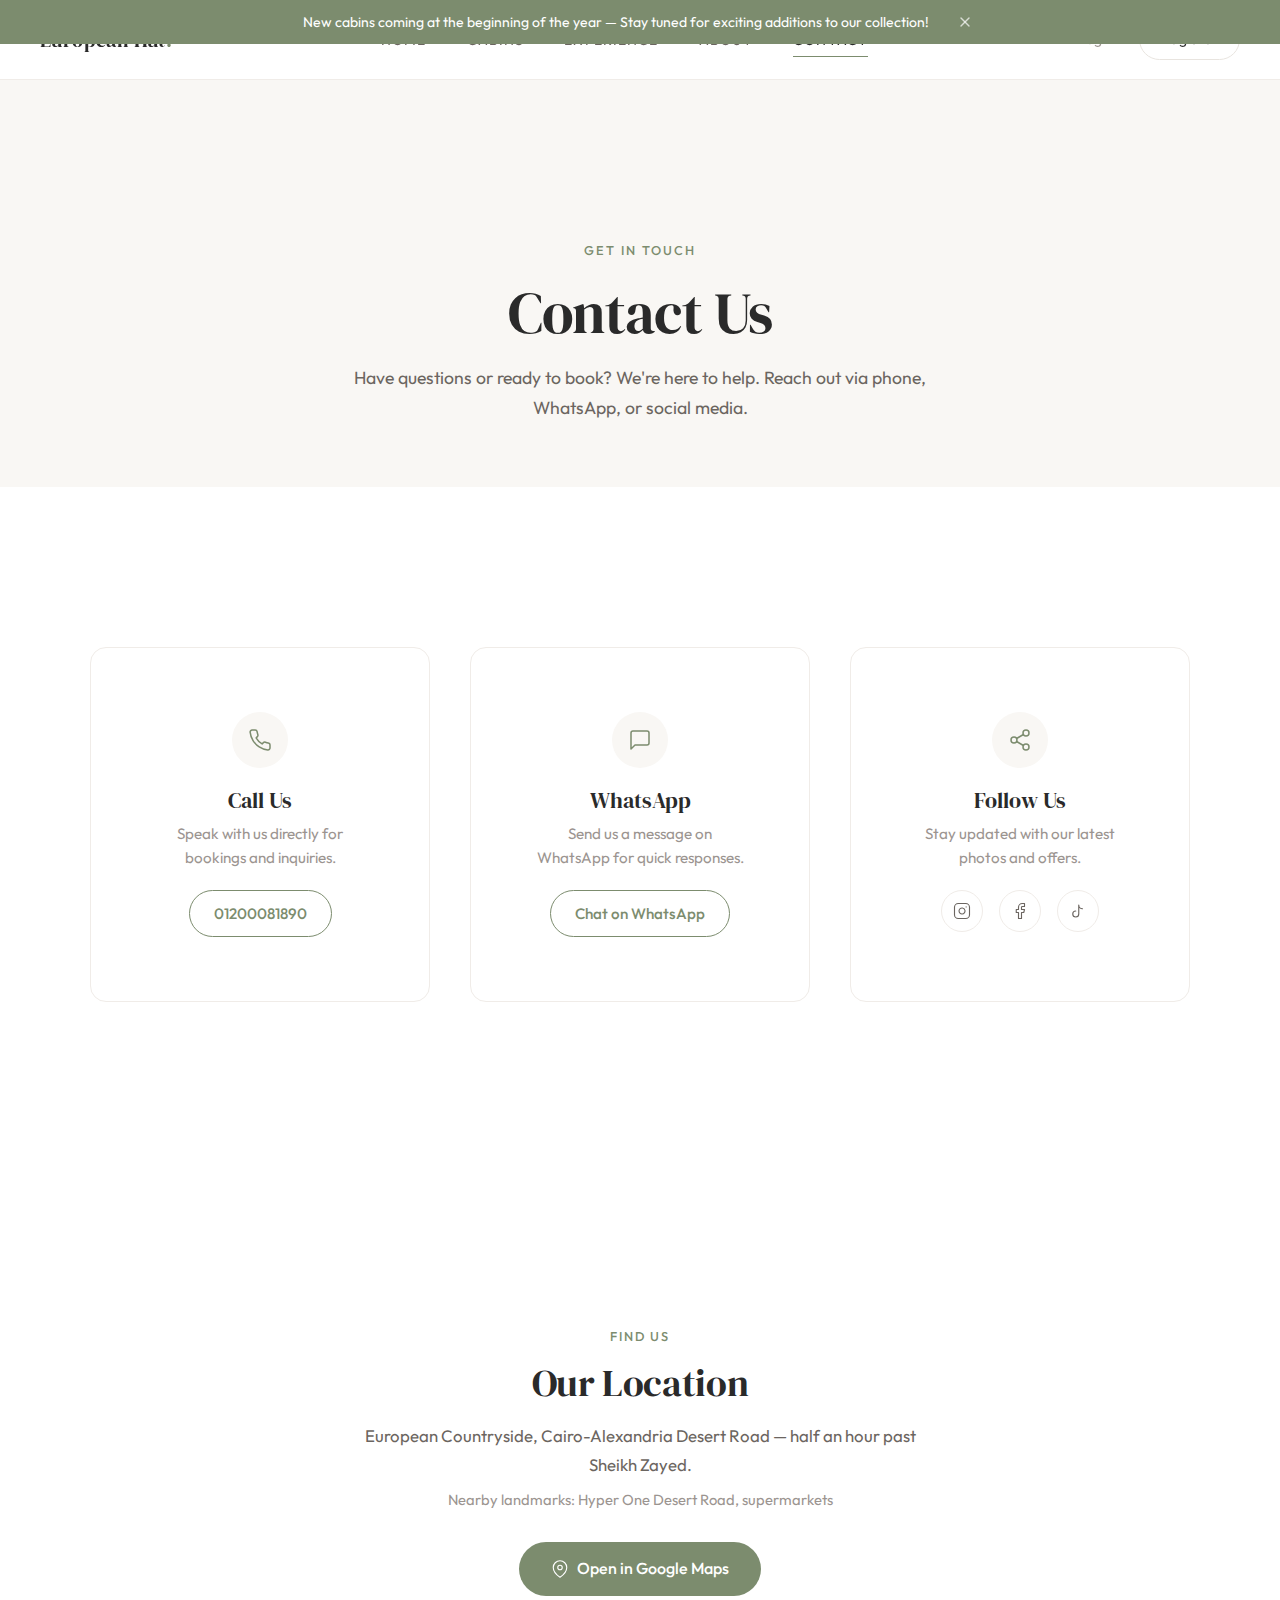
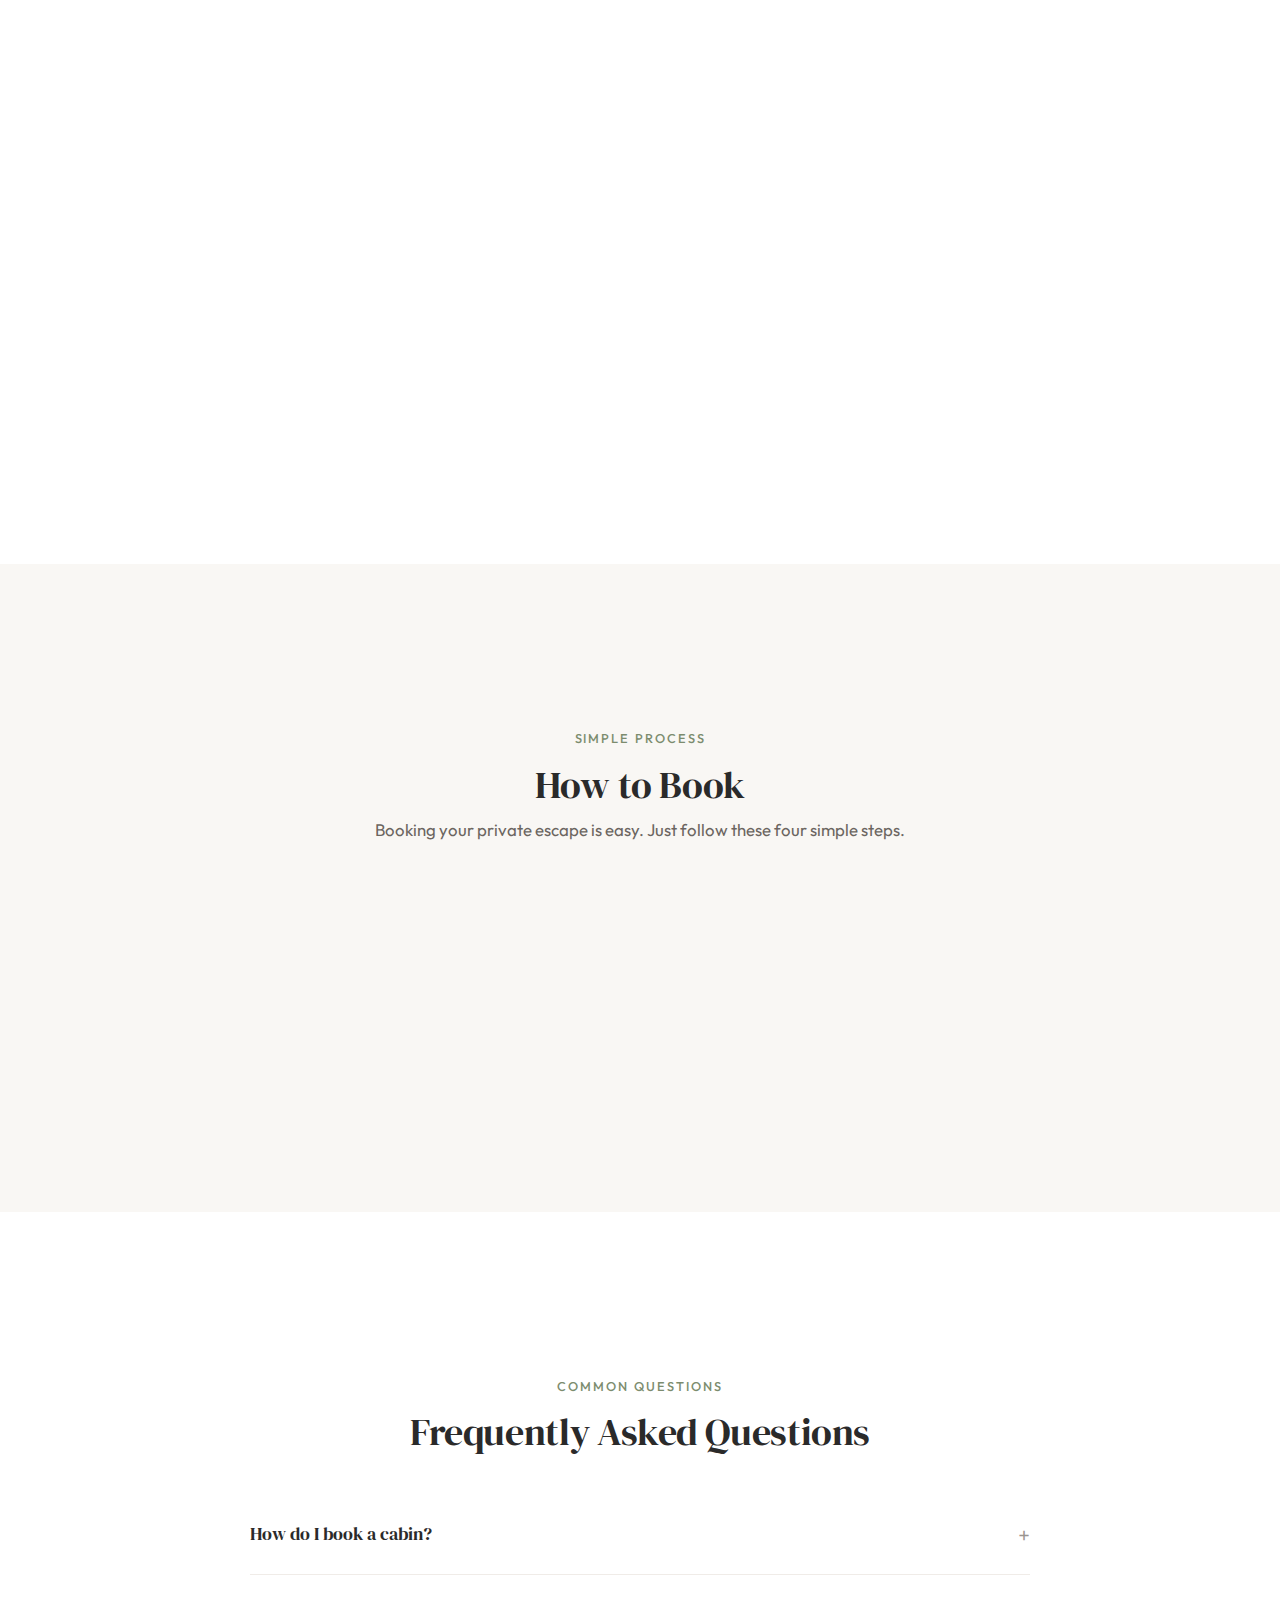
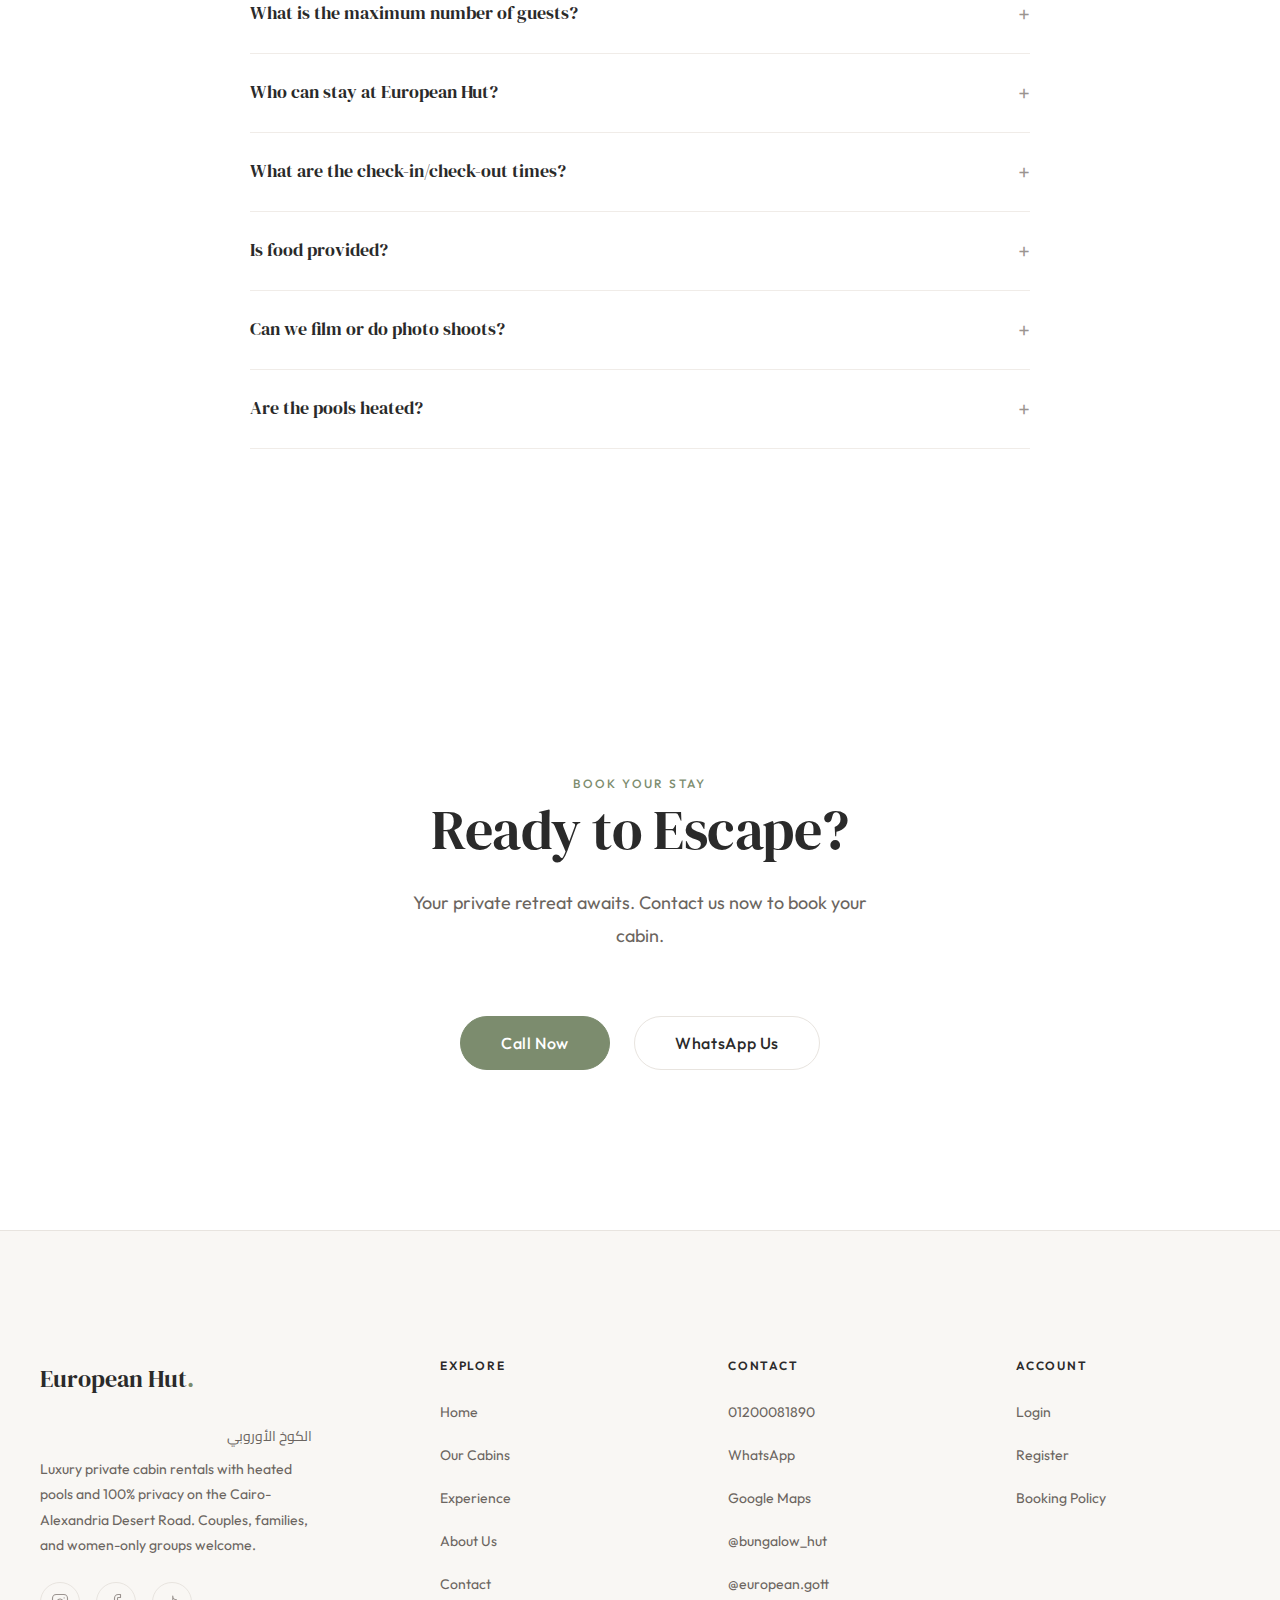
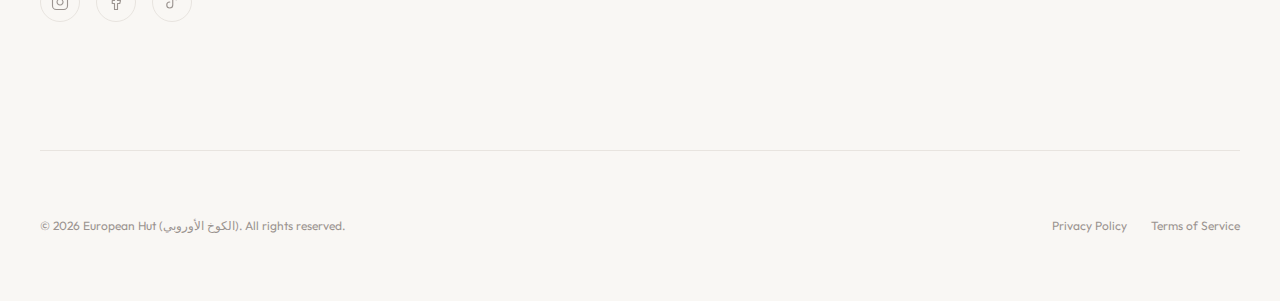
<file: v3-haven-retreats/contact.html>
<!DOCTYPE html>
<html lang="en">
<head>
  <meta charset="UTF-8">
  <meta name="viewport" content="width=device-width, initial-scale=1.0">
  <meta name="description" content="Get in touch with European Hut — book your private cabin, ask questions, or reach us via phone, WhatsApp, or social media.">
  <title>Contact Us — European Hut | الكوخ الأوروبي</title>

  <!-- Google Fonts -->
  <link rel="preconnect" href="https://fonts.googleapis.com">
  <link rel="preconnect" href="https://fonts.gstatic.com" crossorigin>
  <link href="https://fonts.googleapis.com/css2?family=Cairo:wght@400;600;700&family=DM+Serif+Display:ital@0;1&family=Outfit:wght@300;400;500;600&display=swap" rel="stylesheet">

  <!-- Stylesheet -->
  <link rel="stylesheet" href="styles.css">

  <!-- Favicon -->
  <link rel="icon" type="image/svg+xml" href="data:image/svg+xml,<svg xmlns='http://www.w3.org/2000/svg' viewBox='0 0 100 100'><polygon points='50,10 90,90 10,90' fill='%237C8C6E' opacity='0.9'/><rect x='40' y='55' width='20' height='35' fill='%23FDFCFA' rx='2'/></svg>">

  <!-- Contact Page Styles -->
  <style>
    /* ── Contact Hero ─────────────────────────────────── */
    .contact-hero {
      text-align: center;
      padding: calc(var(--space-xl) * 3) var(--space-lg) var(--space-xl);
      background: var(--bg-cream);
    }
    .contact-hero__label {
      display: inline-block;
      font-family: var(--font-sans);
      font-size: 0.8rem;
      font-weight: 500;
      letter-spacing: 0.15em;
      text-transform: uppercase;
      color: var(--accent-sage);
      margin-bottom: 1rem;
    }
    .contact-hero__title {
      font-family: var(--font-serif);
      font-size: clamp(2.4rem, 5vw, 3.6rem);
      color: var(--text-primary);
      margin-bottom: 1rem;
    }
    .contact-hero__description {
      font-family: var(--font-sans);
      font-size: 1.1rem;
      color: var(--text-secondary);
      max-width: 580px;
      margin: 0 auto;
      line-height: 1.7;
    }

    /* ── Contact Cards ────────────────────────────────── */
    .contact-cards {
      display: grid;
      grid-template-columns: repeat(3, 1fr);
      gap: var(--space-lg);
      max-width: 1100px;
      margin: 0 auto;
    }
    .contact-card {
      background: #fff;
      border-radius: var(--radius-lg);
      padding: var(--space-xl);
      border: 1px solid var(--border-light);
      text-align: center;
      transition: box-shadow 0.3s ease, transform 0.3s ease;
    }
    .contact-card:hover {
      box-shadow: var(--shadow-sm);
      transform: translateY(-4px);
    }
    .contact-card__icon {
      width: 56px;
      height: 56px;
      margin: 0 auto 1.25rem;
      display: flex;
      align-items: center;
      justify-content: center;
      background: var(--bg-cream);
      border-radius: 50%;
      color: var(--accent-sage);
    }
    .contact-card__icon svg {
      width: 24px;
      height: 24px;
    }
    .contact-card__title {
      font-family: var(--font-serif);
      font-size: 1.35rem;
      color: var(--text-primary);
      margin-bottom: 0.5rem;
    }
    .contact-card__text {
      font-family: var(--font-sans);
      font-size: 0.95rem;
      color: var(--text-muted);
      line-height: 1.6;
      margin-bottom: 1.25rem;
    }
    .contact-card__link {
      display: inline-block;
      font-family: var(--font-sans);
      font-weight: 500;
      font-size: 0.95rem;
      color: var(--accent-sage);
      text-decoration: none;
      padding: 0.6rem 1.5rem;
      border: 1.5px solid var(--accent-sage);
      border-radius: 60px;
      transition: background 0.25s ease, color 0.25s ease;
    }
    .contact-card__link:hover {
      background: var(--accent-sage);
      color: #fff;
    }
    .contact-card__social-links {
      display: flex;
      justify-content: center;
      gap: 1rem;
    }
    .contact-card__social-links a {
      display: flex;
      align-items: center;
      justify-content: center;
      width: 42px;
      height: 42px;
      border-radius: 50%;
      border: 1.5px solid var(--border-light);
      color: var(--text-secondary);
      transition: border-color 0.25s ease, color 0.25s ease, background 0.25s ease;
    }
    .contact-card__social-links a:hover {
      border-color: var(--accent-sage);
      color: var(--accent-sage);
      background: var(--bg-cream);
    }
    .contact-card__social-links svg {
      width: 18px;
      height: 18px;
    }

    /* ── Location Section ─────────────────────────────── */
    .location {
      text-align: center;
    }
    .location__header-label {
      display: inline-block;
      font-family: var(--font-sans);
      font-size: 0.8rem;
      font-weight: 500;
      letter-spacing: 0.15em;
      text-transform: uppercase;
      color: var(--accent-sage);
      margin-bottom: 0.75rem;
    }
    .location__header-title {
      font-family: var(--font-serif);
      font-size: clamp(1.8rem, 3.5vw, 2.4rem);
      color: var(--text-primary);
      margin-bottom: 1rem;
    }
    .location__address {
      font-family: var(--font-sans);
      font-size: 1.05rem;
      color: var(--text-secondary);
      line-height: 1.7;
      max-width: 560px;
      margin: 0 auto 0.5rem;
    }
    .location__landmarks {
      font-family: var(--font-sans);
      font-size: 0.92rem;
      color: var(--text-muted);
      margin-bottom: 1.75rem;
    }
    .location__map-btn {
      display: inline-flex;
      align-items: center;
      gap: 0.5rem;
      font-family: var(--font-sans);
      font-weight: 500;
      font-size: 1rem;
      color: #fff;
      background: var(--accent-sage);
      padding: 0.85rem 2rem;
      border-radius: 60px;
      text-decoration: none;
      transition: opacity 0.25s ease, transform 0.25s ease;
    }
    .location__map-btn:hover {
      opacity: 0.88;
      transform: translateY(-2px);
    }
    .location__map-btn svg {
      width: 18px;
      height: 18px;
    }
    .location__map-embed {
      margin-top: 2.5rem;
      border-radius: var(--radius-lg);
      overflow: hidden;
      max-width: 900px;
      margin-left: auto;
      margin-right: auto;
    }
    .location__map-embed iframe {
      width: 100%;
      height: 360px;
      border: 0;
    }

    /* ── Booking Steps Section ────────────────────────── */
    .booking-steps {
      background: var(--bg-cream);
    }
    .booking-steps__header-label {
      display: inline-block;
      font-family: var(--font-sans);
      font-size: 0.8rem;
      font-weight: 500;
      letter-spacing: 0.15em;
      text-transform: uppercase;
      color: var(--accent-sage);
      margin-bottom: 0.75rem;
    }
    .booking-steps__header-title {
      font-family: var(--font-serif);
      font-size: clamp(1.8rem, 3.5vw, 2.4rem);
      color: var(--text-primary);
      margin-bottom: 0.5rem;
    }
    .booking-steps__header-subtitle {
      font-family: var(--font-sans);
      font-size: 1.05rem;
      color: var(--text-secondary);
      max-width: 540px;
      margin: 0 auto 2.5rem;
      line-height: 1.7;
    }
    .booking-steps__grid {
      display: grid;
      grid-template-columns: repeat(4, 1fr);
      gap: var(--space-lg);
      max-width: 1100px;
      margin: 0 auto;
    }
    .booking-step {
      text-align: center;
      position: relative;
    }
    .booking-step__number {
      display: inline-flex;
      align-items: center;
      justify-content: center;
      width: 52px;
      height: 52px;
      border-radius: 50%;
      background: var(--accent-sage);
      color: #fff;
      font-family: var(--font-serif);
      font-size: 1.3rem;
      font-weight: 700;
      margin-bottom: 1rem;
    }
    .booking-step__title {
      font-family: var(--font-serif);
      font-size: 1.15rem;
      color: var(--text-primary);
      margin-bottom: 0.4rem;
    }
    .booking-step__text {
      font-family: var(--font-sans);
      font-size: 0.92rem;
      color: var(--text-muted);
      line-height: 1.6;
    }
    .booking-step__text a {
      color: var(--accent-sage);
      text-decoration: underline;
      text-underline-offset: 2px;
    }

    /* ── FAQ Section ───────────────────────────────────── */
    .faq-section {
      text-align: center;
    }
    .faq-section__header-label {
      display: inline-block;
      font-family: var(--font-sans);
      font-size: 0.8rem;
      font-weight: 500;
      letter-spacing: 0.15em;
      text-transform: uppercase;
      color: var(--accent-sage);
      margin-bottom: 0.75rem;
    }
    .faq-section__header-title {
      font-family: var(--font-serif);
      font-size: clamp(1.8rem, 3.5vw, 2.4rem);
      color: var(--text-primary);
      margin-bottom: 2.5rem;
    }
    .faq-list {
      max-width: 780px;
      margin: 0 auto;
      text-align: left;
    }
    .faq-item {
      border-bottom: 1px solid var(--border-light);
    }
    .faq-item summary {
      display: flex;
      align-items: center;
      justify-content: space-between;
      font-family: var(--font-serif);
      font-size: 1.1rem;
      color: var(--text-primary);
      padding: 1.25rem 0;
      cursor: pointer;
      list-style: none;
      transition: color 0.25s ease;
    }
    .faq-item summary::-webkit-details-marker {
      display: none;
    }
    .faq-item summary::after {
      content: '+';
      font-family: var(--font-sans);
      font-size: 1.4rem;
      font-weight: 300;
      color: var(--text-muted);
      transition: transform 0.3s ease, color 0.3s ease;
      flex-shrink: 0;
      margin-left: 1rem;
    }
    .faq-item[open] summary {
      color: var(--accent-sage);
    }
    .faq-item[open] summary::after {
      content: '−';
      color: var(--accent-sage);
    }
    .faq-item__answer {
      font-family: var(--font-sans);
      font-size: 0.95rem;
      color: var(--text-secondary);
      line-height: 1.75;
      padding-bottom: 1.25rem;
    }

    /* ── Responsive ───────────────────────────────────── */
    @media (max-width: 900px) {
      .contact-cards {
        grid-template-columns: 1fr;
        max-width: 480px;
      }
      .booking-steps__grid {
        grid-template-columns: repeat(2, 1fr);
      }
    }
    @media (max-width: 600px) {
      .booking-steps__grid {
        grid-template-columns: 1fr;
        max-width: 360px;
        margin: 0 auto;
      }
      .contact-hero {
        padding: calc(var(--space-xl) * 2.5) var(--space-md) var(--space-lg);
      }
    }
  </style>
</head>
<body>

  <!-- ====================================================================
       ANNOUNCEMENT BANNER
       ==================================================================== -->
  <div class="announcement-banner" id="announcementBanner">
    <div class="announcement-banner__inner">
      <p>New cabins coming at the beginning of the year — Stay tuned for exciting additions to our collection!</p>
      <button class="announcement-banner__close" id="closeBanner" aria-label="Close announcement">
        <svg xmlns="http://www.w3.org/2000/svg" width="16" height="16" viewBox="0 0 24 24" fill="none" stroke="currentColor" stroke-width="2" stroke-linecap="round" stroke-linejoin="round"><line x1="18" y1="6" x2="6" y2="18"/><line x1="6" y1="6" x2="18" y2="18"/></svg>
      </button>
    </div>
  </div>

  <!-- ====================================================================
       NAVIGATION
       ==================================================================== -->
  <nav class="navbar" id="navbar">
    <div class="navbar__inner">
      <a href="index.html" class="navbar__logo">European Hut<span>.</span></a>

      <ul class="navbar__links" id="navLinks">
        <li><a href="index.html" class="navbar__link">Home</a></li>
        <li><a href="cabins.html" class="navbar__link">Cabins</a></li>
        <li><a href="experience.html" class="navbar__link">Experience</a></li>
        <li><a href="about.html" class="navbar__link">About</a></li>
        <li><a href="contact.html" class="navbar__link navbar__link--active">Contact</a></li>
      </ul>

      <div class="navbar__auth" id="navAuth">
        <a href="login.html" class="navbar__auth-link">Login</a>
        <a href="register.html" class="navbar__auth-link navbar__auth-link--register">Register</a>
      </div>

      <button class="navbar__toggle" id="navToggle" aria-label="Toggle navigation menu">
        <span></span>
        <span></span>
        <span></span>
      </button>
    </div>
  </nav>

  <!-- ====================================================================
       HERO — Contact
       ==================================================================== -->
  <section class="contact-hero">
    <span class="contact-hero__label">Get In Touch</span>
    <h1 class="contact-hero__title">Contact Us</h1>
    <p class="contact-hero__description">
      Have questions or ready to book? We're here to help. Reach out via phone, WhatsApp, or social media.
    </p>
  </section>

  <!-- ====================================================================
       CONTACT CARDS
       ==================================================================== -->
  <section class="section" id="contact-methods">
    <div class="container">
      <div class="contact-cards">

        <!-- Card 1: Call Us -->
        <div class="contact-card animate-on-scroll">
          <div class="contact-card__icon">
            <svg xmlns="http://www.w3.org/2000/svg" viewBox="0 0 24 24" fill="none" stroke="currentColor" stroke-width="1.5" stroke-linecap="round" stroke-linejoin="round"><path d="M22 16.92v3a2 2 0 0 1-2.18 2 19.79 19.79 0 0 1-8.63-3.07 19.5 19.5 0 0 1-6-6 19.79 19.79 0 0 1-3.07-8.67A2 2 0 0 1 4.11 2h3a2 2 0 0 1 2 1.72 12.84 12.84 0 0 0 .7 2.81 2 2 0 0 1-.45 2.11L8.09 9.91a16 16 0 0 0 6 6l1.27-1.27a2 2 0 0 1 2.11-.45 12.84 12.84 0 0 0 2.81.7A2 2 0 0 1 22 16.92z"/></svg>
          </div>
          <h3 class="contact-card__title">Call Us</h3>
          <p class="contact-card__text">Speak with us directly for bookings and inquiries.</p>
          <a href="tel:+2001200081890" class="contact-card__link">01200081890</a>
        </div>

        <!-- Card 2: WhatsApp -->
        <div class="contact-card animate-on-scroll">
          <div class="contact-card__icon">
            <svg xmlns="http://www.w3.org/2000/svg" viewBox="0 0 24 24" fill="none" stroke="currentColor" stroke-width="1.5" stroke-linecap="round" stroke-linejoin="round"><path d="M21 15a2 2 0 0 1-2 2H7l-4 4V5a2 2 0 0 1 2-2h14a2 2 0 0 1 2 2z"/></svg>
          </div>
          <h3 class="contact-card__title">WhatsApp</h3>
          <p class="contact-card__text">Send us a message on WhatsApp for quick responses.</p>
          <a href="https://wa.me/2001200081890" target="_blank" rel="noopener noreferrer" class="contact-card__link">Chat on WhatsApp</a>
        </div>

        <!-- Card 3: Social Media -->
        <div class="contact-card animate-on-scroll">
          <div class="contact-card__icon">
            <svg xmlns="http://www.w3.org/2000/svg" viewBox="0 0 24 24" fill="none" stroke="currentColor" stroke-width="1.5" stroke-linecap="round" stroke-linejoin="round"><circle cx="18" cy="5" r="3"/><circle cx="6" cy="12" r="3"/><circle cx="18" cy="19" r="3"/><line x1="8.59" y1="13.51" x2="15.42" y2="17.49"/><line x1="15.41" y1="6.51" x2="8.59" y2="10.49"/></svg>
          </div>
          <h3 class="contact-card__title">Follow Us</h3>
          <p class="contact-card__text">Stay updated with our latest photos and offers.</p>
          <div class="contact-card__social-links">
            <a href="https://www.instagram.com/bungalow_hut/" target="_blank" rel="noopener noreferrer" aria-label="Instagram — @bungalow_hut">
              <svg xmlns="http://www.w3.org/2000/svg" viewBox="0 0 24 24" fill="none" stroke="currentColor" stroke-width="1.5" stroke-linecap="round" stroke-linejoin="round"><rect x="2" y="2" width="20" height="20" rx="5" ry="5"/><path d="M16 11.37A4 4 0 1 1 12.63 8 4 4 0 0 1 16 11.37z"/><line x1="17.5" y1="6.5" x2="17.51" y2="6.5"/></svg>
            </a>
            <a href="https://www.facebook.com/profile.php?id=100063992444361&mibextid=ZbWKwL" target="_blank" rel="noopener noreferrer" aria-label="Facebook">
              <svg xmlns="http://www.w3.org/2000/svg" viewBox="0 0 24 24" fill="none" stroke="currentColor" stroke-width="1.5" stroke-linecap="round" stroke-linejoin="round"><path d="M18 2h-3a5 5 0 0 0-5 5v3H7v4h3v8h4v-8h3l1-4h-4V7a1 1 0 0 1 1-1h3z"/></svg>
            </a>
            <a href="https://www.tiktok.com/@european.gott" target="_blank" rel="noopener noreferrer" aria-label="TikTok — @european.gott">
              <svg xmlns="http://www.w3.org/2000/svg" viewBox="0 0 24 24" fill="none" stroke="currentColor" stroke-width="1.5" stroke-linecap="round" stroke-linejoin="round"><path d="M9 12a4 4 0 1 0 4 4V4a5 5 0 0 0 5 5"/></svg>
            </a>
          </div>
        </div>

      </div>
    </div>
  </section>

  <!-- ====================================================================
       LOCATION
       ==================================================================== -->
  <section class="location section" id="location">
    <div class="container">
      <span class="location__header-label">Find Us</span>
      <h2 class="location__header-title">Our Location</h2>
      <p class="location__address">
        European Countryside, Cairo-Alexandria Desert Road — half an hour past Sheikh Zayed.
      </p>
      <p class="location__landmarks">Nearby landmarks: Hyper One Desert Road, supermarkets</p>
      <a href="https://maps.app.goo.gl/14f14ScWuTx4JTFv7" target="_blank" rel="noopener noreferrer" class="location__map-btn">
        <svg xmlns="http://www.w3.org/2000/svg" viewBox="0 0 24 24" fill="none" stroke="currentColor" stroke-width="1.5" stroke-linecap="round" stroke-linejoin="round"><path d="M21 10c0 7-9 13-9 13s-9-6-9-13a9 9 0 0 1 18 0z"/><circle cx="12" cy="10" r="3"/></svg>
        Open in Google Maps
      </a>
      <div class="location__map-embed">
        <iframe src="https://www.google.com/maps/embed?pb=!1m18!1m12!1m3!1d3452.123!2d30.85!3d30.15!2m3!1f0!2f0!3f0!3m2!1i1024!2i768!4f13.1!3m3!1m2!1s0x0%3A0x0!2zMzDCsDA5JzAwLjAiTiAzMMKwNTEnMDAuMCJF!5e0!3m2!1sen!2seg!4v1700000000000" allowfullscreen="" loading="lazy" referrerpolicy="no-referrer-when-downgrade"></iframe>
      </div>
    </div>
  </section>

  <!-- ====================================================================
       BOOKING STEPS
       ==================================================================== -->
  <section class="booking-steps section" id="how-to-book">
    <div class="container" style="text-align: center;">
      <span class="booking-steps__header-label">Simple Process</span>
      <h2 class="booking-steps__header-title">How to Book</h2>
      <p class="booking-steps__header-subtitle">Booking your private escape is easy. Just follow these four simple steps.</p>

      <div class="booking-steps__grid">

        <div class="booking-step animate-on-scroll">
          <div class="booking-step__number">1</div>
          <h3 class="booking-step__title">Choose Your Cabin</h3>
          <p class="booking-step__text">Browse our <a href="cabins.html">cabin collection</a> and pick the one that suits your group.</p>
        </div>

        <div class="booking-step animate-on-scroll">
          <div class="booking-step__number">2</div>
          <h3 class="booking-step__title">Contact Us</h3>
          <p class="booking-step__text">Call us at <a href="tel:+2001200081890">01200081890</a> or message us on <a href="https://wa.me/2001200081890" target="_blank" rel="noopener noreferrer">WhatsApp</a>.</p>
        </div>

        <div class="booking-step animate-on-scroll">
          <div class="booking-step__number">3</div>
          <h3 class="booking-step__title">Confirm &amp; Pay</h3>
          <p class="booking-step__text">Confirm your preferred dates and complete your payment to secure the reservation.</p>
        </div>

        <div class="booking-step animate-on-scroll">
          <div class="booking-step__number">4</div>
          <h3 class="booking-step__title">Arrive &amp; Enjoy</h3>
          <p class="booking-step__text">Show up at your check-in time and enjoy your private retreat!</p>
        </div>

      </div>
    </div>
  </section>

  <!-- ====================================================================
       FAQ
       ==================================================================== -->
  <section class="faq-section section" id="faq">
    <div class="container">
      <span class="faq-section__header-label">Common Questions</span>
      <h2 class="faq-section__header-title">Frequently Asked Questions</h2>

      <div class="faq-list">

        <details class="faq-item">
          <summary>How do I book a cabin?</summary>
          <div class="faq-item__answer">
            Contact us via phone (<a href="tel:+2001200081890" style="color: var(--accent-sage);">01200081890</a>) or <a href="https://wa.me/2001200081890" target="_blank" rel="noopener noreferrer" style="color: var(--accent-sage);">WhatsApp</a>. We'll check availability and confirm your reservation.
          </div>
        </details>

        <details class="faq-item">
          <summary>What is the maximum number of guests?</summary>
          <div class="faq-item__answer">
            Maximum 8 people including children per cabin.
          </div>
        </details>

        <details class="faq-item">
          <summary>Who can stay at European Hut?</summary>
          <div class="faq-item__answer">
            We welcome couples, families, and women-only groups.
          </div>
        </details>

        <details class="faq-item">
          <summary>What are the check-in/check-out times?</summary>
          <div class="faq-item__answer">
            <strong>Cabin 1 &amp; 4:</strong> Check-in at 12:00 PM, Check-out at 9:00 AM.<br>
            <strong>Cabin 2 &amp; 3:</strong> Check-in at 2:00 PM, Check-out at 10:00 AM.
          </div>
        </details>

        <details class="faq-item">
          <summary>Is food provided?</summary>
          <div class="faq-item__answer">
            Cabins include a kitchenette. Hyper One and supermarkets are nearby for groceries.
          </div>
        </details>

        <details class="faq-item">
          <summary>Can we film or do photo shoots?</summary>
          <div class="faq-item__answer">
            Yes, professional filming and photo shoots are welcome. Advance arrangement is required and pricing varies depending on scope and duration.
          </div>
        </details>

        <details class="faq-item">
          <summary>Are the pools heated?</summary>
          <div class="faq-item__answer">
            Yes, all pools are heated and available year-round.
          </div>
        </details>

      </div>
    </div>
  </section>

  <!-- ====================================================================
       CTA
       ==================================================================== -->
  <section class="cta section">
    <div class="cta__inner">
      <span class="cta__label">Book Your Stay</span>
      <h2 class="cta__title">Ready to Escape?</h2>
      <p class="cta__text">
        Your private retreat awaits. Contact us now to book your cabin.
      </p>
      <div class="cta__actions">
        <a href="tel:+2001200081890" class="btn btn--primary btn--lg">Call Now</a>
        <a href="https://wa.me/2001200081890" target="_blank" rel="noopener noreferrer" class="btn btn--secondary btn--lg">WhatsApp Us</a>
      </div>
    </div>
  </section>

  <!-- ====================================================================
       FOOTER
       ==================================================================== -->
  <footer class="footer">
    <div class="footer__inner">
      <div class="footer__top">
        <div class="footer__brand">
          <a href="index.html" class="footer__logo">European Hut<span>.</span></a>
          <p class="footer__brand-text" dir="rtl" lang="ar" style="font-family: 'Cairo', sans-serif; margin-bottom: 8px;">
            &#1575;&#1604;&#1603;&#1608;&#1582; &#1575;&#1604;&#1571;&#1608;&#1585;&#1608;&#1576;&#1610;
          </p>
          <p class="footer__brand-text">
            Luxury private cabin rentals with heated pools and 100% privacy on the Cairo-Alexandria Desert Road. Couples, families, and women-only groups welcome.
          </p>
          <div class="footer__social">
            <a href="https://www.instagram.com/bungalow_hut/" target="_blank" rel="noopener noreferrer" class="footer__social-link" aria-label="Instagram">
              <svg xmlns="http://www.w3.org/2000/svg" viewBox="0 0 24 24" fill="none" stroke="currentColor" stroke-width="1.5" stroke-linecap="round" stroke-linejoin="round"><rect x="2" y="2" width="20" height="20" rx="5" ry="5"/><path d="M16 11.37A4 4 0 1 1 12.63 8 4 4 0 0 1 16 11.37z"/><line x1="17.5" y1="6.5" x2="17.51" y2="6.5"/></svg>
            </a>
            <a href="https://www.facebook.com/profile.php?id=100063992444361&mibextid=ZbWKwL" target="_blank" rel="noopener noreferrer" class="footer__social-link" aria-label="Facebook">
              <svg xmlns="http://www.w3.org/2000/svg" viewBox="0 0 24 24" fill="none" stroke="currentColor" stroke-width="1.5" stroke-linecap="round" stroke-linejoin="round"><path d="M18 2h-3a5 5 0 0 0-5 5v3H7v4h3v8h4v-8h3l1-4h-4V7a1 1 0 0 1 1-1h3z"/></svg>
            </a>
            <a href="https://www.tiktok.com/@european.gott" target="_blank" rel="noopener noreferrer" class="footer__social-link" aria-label="TikTok">
              <svg xmlns="http://www.w3.org/2000/svg" viewBox="0 0 24 24" fill="none" stroke="currentColor" stroke-width="1.5" stroke-linecap="round" stroke-linejoin="round"><path d="M9 12a4 4 0 1 0 4 4V4a5 5 0 0 0 5 5"/></svg>
            </a>
          </div>
        </div>

        <div>
          <h4 class="footer__col-title">Explore</h4>
          <ul class="footer__links">
            <li><a href="index.html" class="footer__link">Home</a></li>
            <li><a href="cabins.html" class="footer__link">Our Cabins</a></li>
            <li><a href="experience.html" class="footer__link">Experience</a></li>
            <li><a href="about.html" class="footer__link">About Us</a></li>
            <li><a href="contact.html" class="footer__link">Contact</a></li>
          </ul>
        </div>

        <div>
          <h4 class="footer__col-title">Contact</h4>
          <ul class="footer__links">
            <li><a href="tel:+2001200081890" class="footer__link">01200081890</a></li>
            <li><a href="https://wa.me/2001200081890" target="_blank" rel="noopener noreferrer" class="footer__link">WhatsApp</a></li>
            <li><a href="https://maps.app.goo.gl/14f14ScWuTx4JTFv7" target="_blank" rel="noopener noreferrer" class="footer__link">Google Maps</a></li>
            <li><a href="https://www.instagram.com/bungalow_hut/" target="_blank" rel="noopener noreferrer" class="footer__link">@bungalow_hut</a></li>
            <li><a href="https://www.tiktok.com/@european.gott" target="_blank" rel="noopener noreferrer" class="footer__link">@european.gott</a></li>
          </ul>
        </div>

        <div>
          <h4 class="footer__col-title">Account</h4>
          <ul class="footer__links">
            <li><a href="login.html" class="footer__link">Login</a></li>
            <li><a href="register.html" class="footer__link">Register</a></li>
            <li><a href="experience.html" class="footer__link">Booking Policy</a></li>
          </ul>
        </div>
      </div>

      <div class="footer__bottom">
        <p class="footer__copy">&copy; 2026 European Hut (&#1575;&#1604;&#1603;&#1608;&#1582; &#1575;&#1604;&#1571;&#1608;&#1585;&#1608;&#1576;&#1610;). All rights reserved.</p>
        <div class="footer__bottom-links">
          <a href="#" class="footer__bottom-link">Privacy Policy</a>
          <a href="#" class="footer__bottom-link">Terms of Service</a>
        </div>
      </div>
    </div>
  </footer>

  <!-- ====================================================================
       SCRIPTS
       ==================================================================== -->
  <script>
    // Announcement banner close
    const closeBanner = document.getElementById('closeBanner');
    const banner = document.getElementById('announcementBanner');
    if (closeBanner && banner) {
      closeBanner.addEventListener('click', () => {
        banner.style.display = 'none';
        document.getElementById('navbar').style.top = '0';
      });
    }

    // Navbar scroll effect
    const navbar = document.getElementById('navbar');
    window.addEventListener('scroll', () => {
      if (window.scrollY > 20) {
        navbar.classList.add('scrolled');
      } else {
        navbar.classList.remove('scrolled');
      }
    });

    // Mobile menu toggle
    const navToggle = document.getElementById('navToggle');
    const navLinks = document.getElementById('navLinks');
    const navAuth = document.getElementById('navAuth');

    navToggle.addEventListener('click', () => {
      navToggle.classList.toggle('active');
      navLinks.classList.toggle('active');
      navAuth.classList.toggle('active');
    });

    // Close mobile menu on link click
    navLinks.querySelectorAll('.navbar__link').forEach(link => {
      link.addEventListener('click', () => {
        navToggle.classList.remove('active');
        navLinks.classList.remove('active');
        navAuth.classList.remove('active');
      });
    });

    // Scroll animations (Intersection Observer)
    const animatedElements = document.querySelectorAll('.animate-on-scroll');
    const observer = new IntersectionObserver((entries) => {
      entries.forEach(entry => {
        if (entry.isIntersecting) {
          entry.target.classList.add('visible');
          observer.unobserve(entry.target);
        }
      });
    }, {
      threshold: 0.15,
      rootMargin: '0px 0px -40px 0px'
    });

    animatedElements.forEach(el => observer.observe(el));

    // Smooth scroll for anchor links
    document.querySelectorAll('a[href^="#"]').forEach(anchor => {
      anchor.addEventListener('click', function(e) {
        const targetId = this.getAttribute('href');
        if (targetId === '#') return;
        e.preventDefault();
        const target = document.querySelector(targetId);
        if (target) {
          const offset = navbar.offsetHeight + 20;
          const position = target.getBoundingClientRect().top + window.scrollY - offset;
          window.scrollTo({ top: position, behavior: 'smooth' });
        }
      });
    });
  </script>

</body>
</html>
</file>
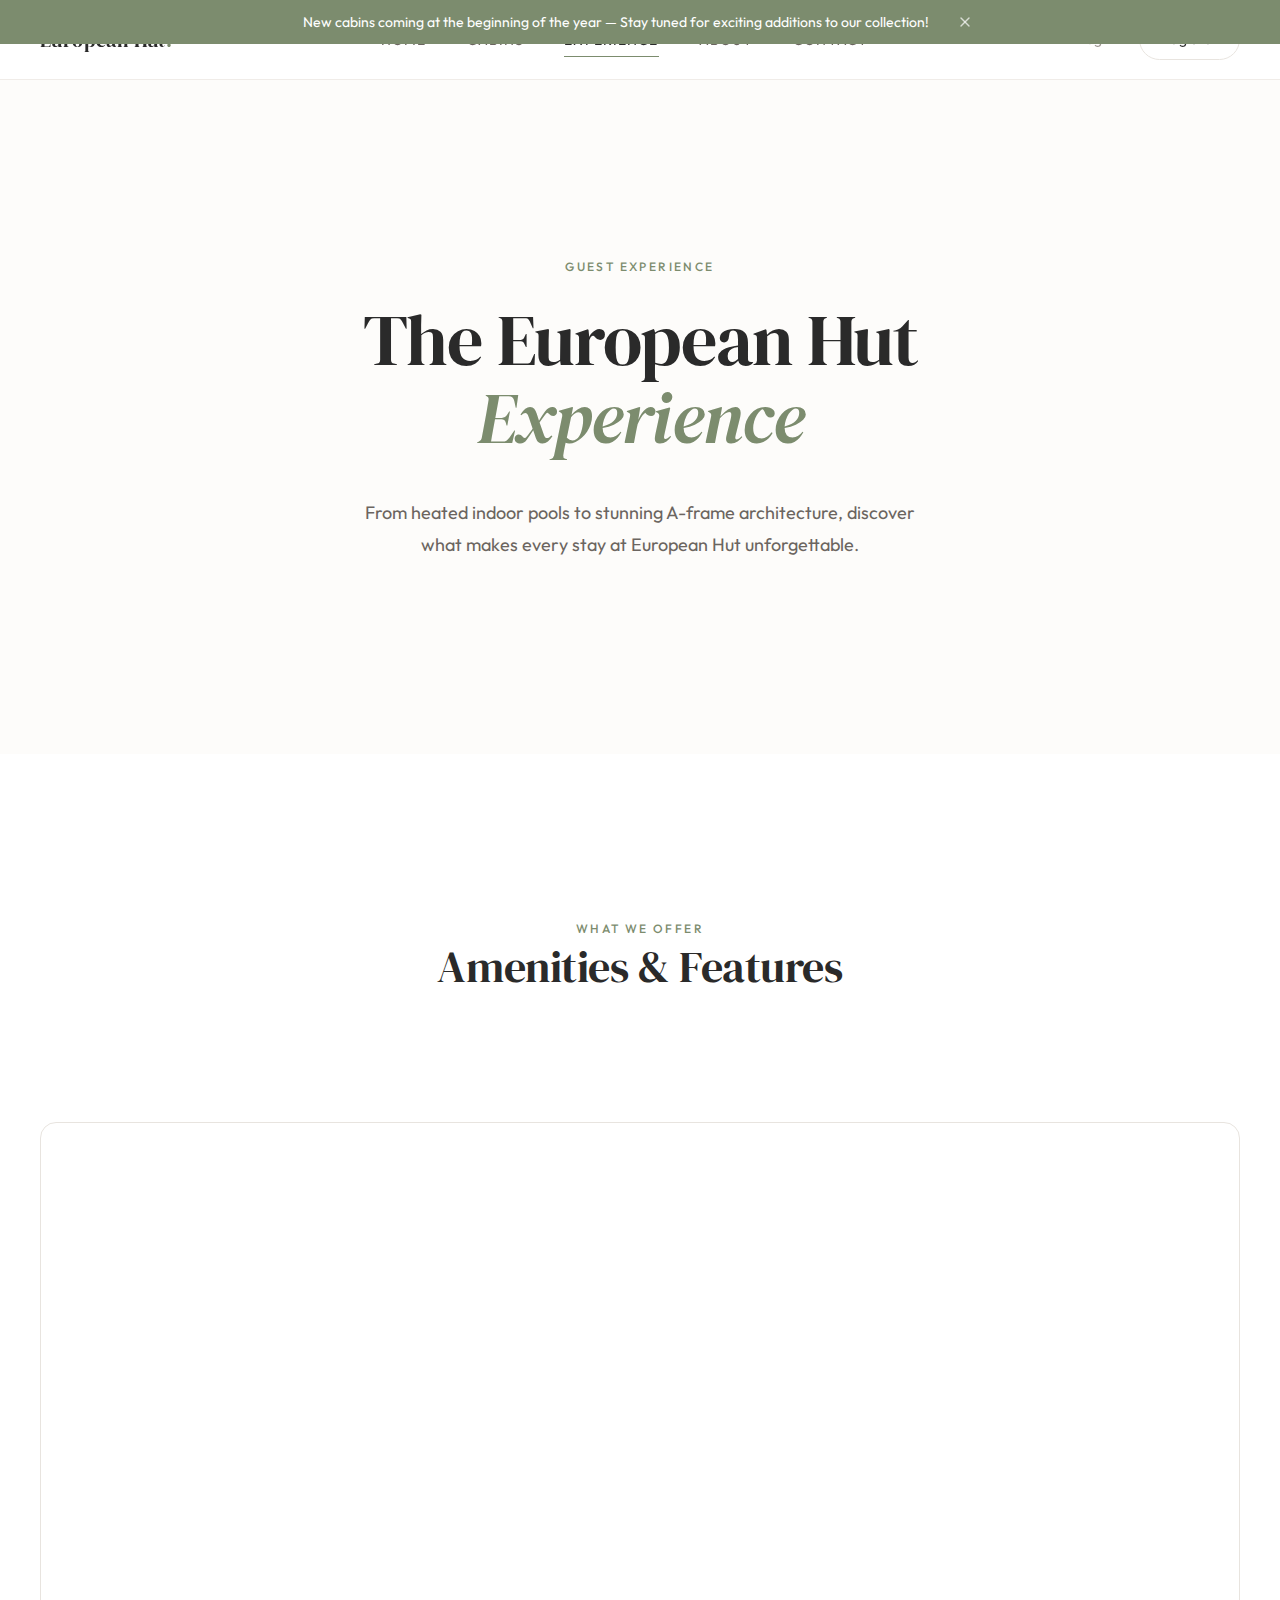
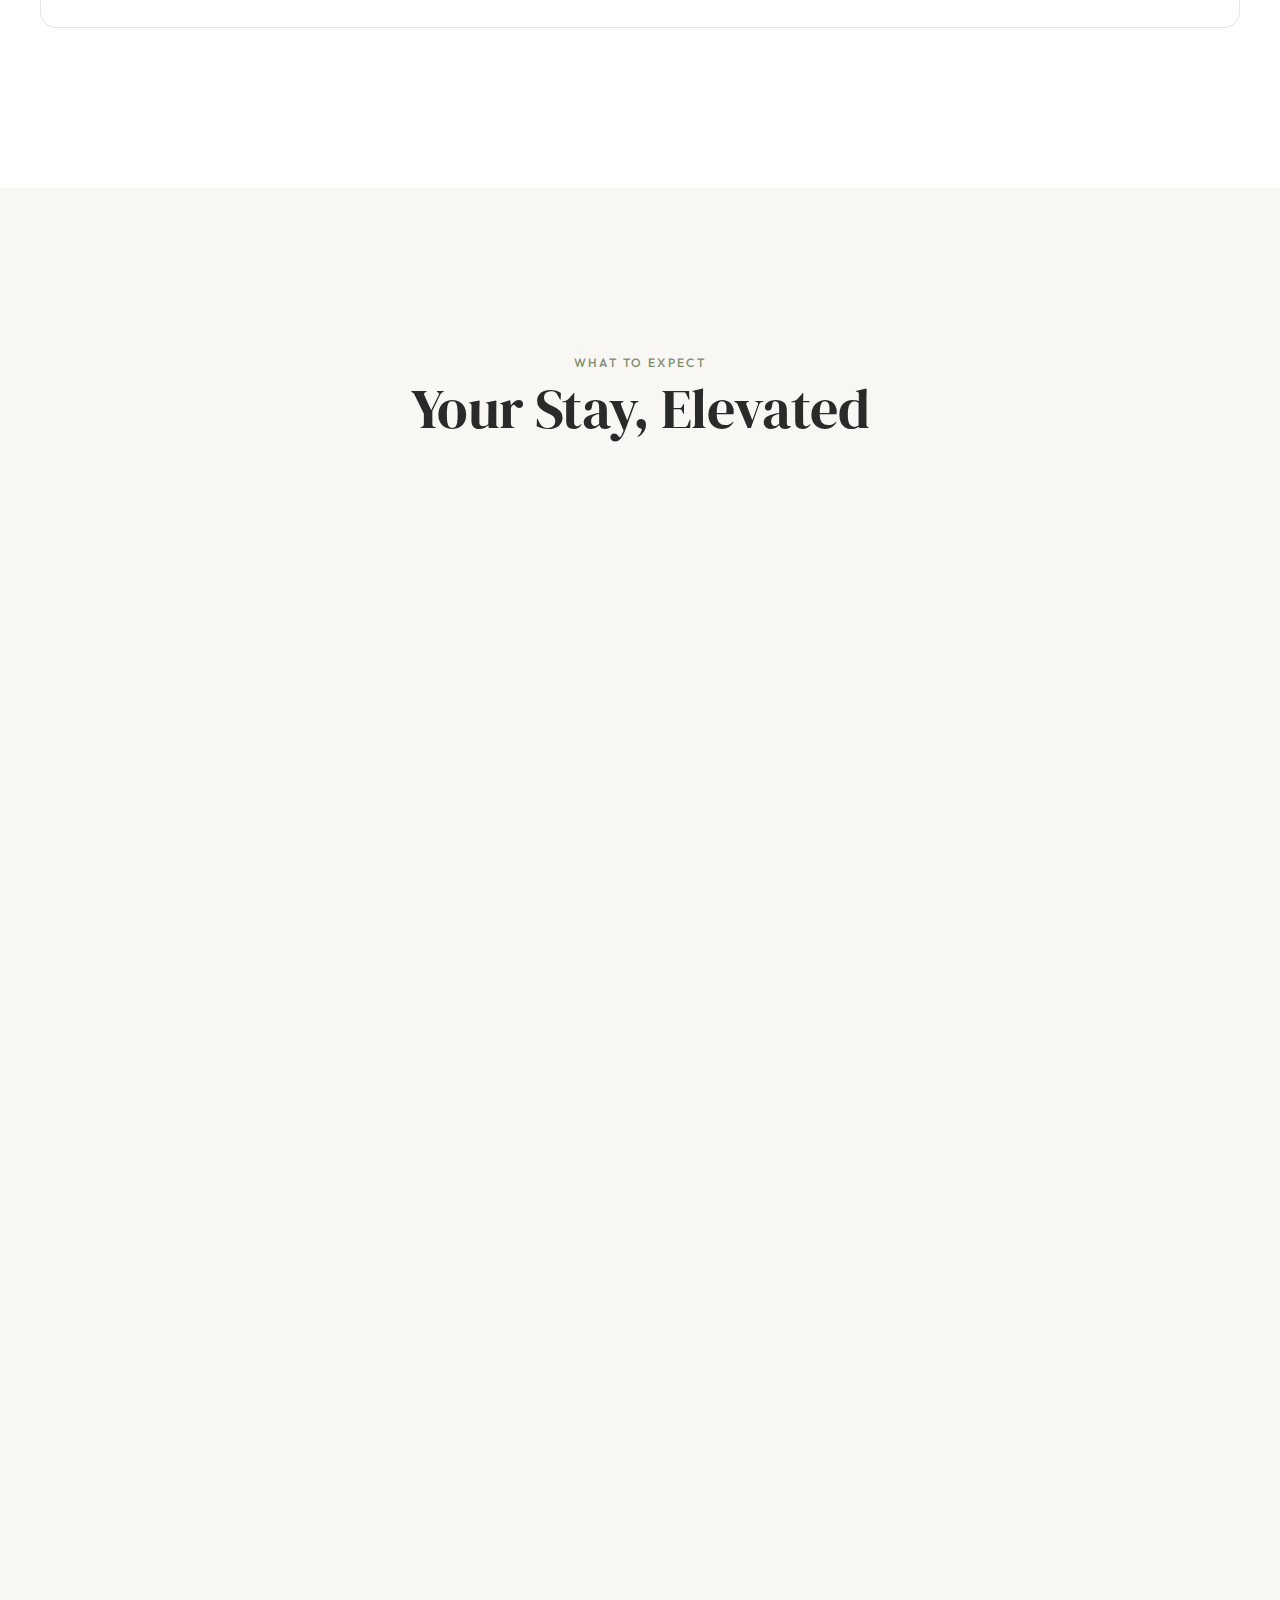
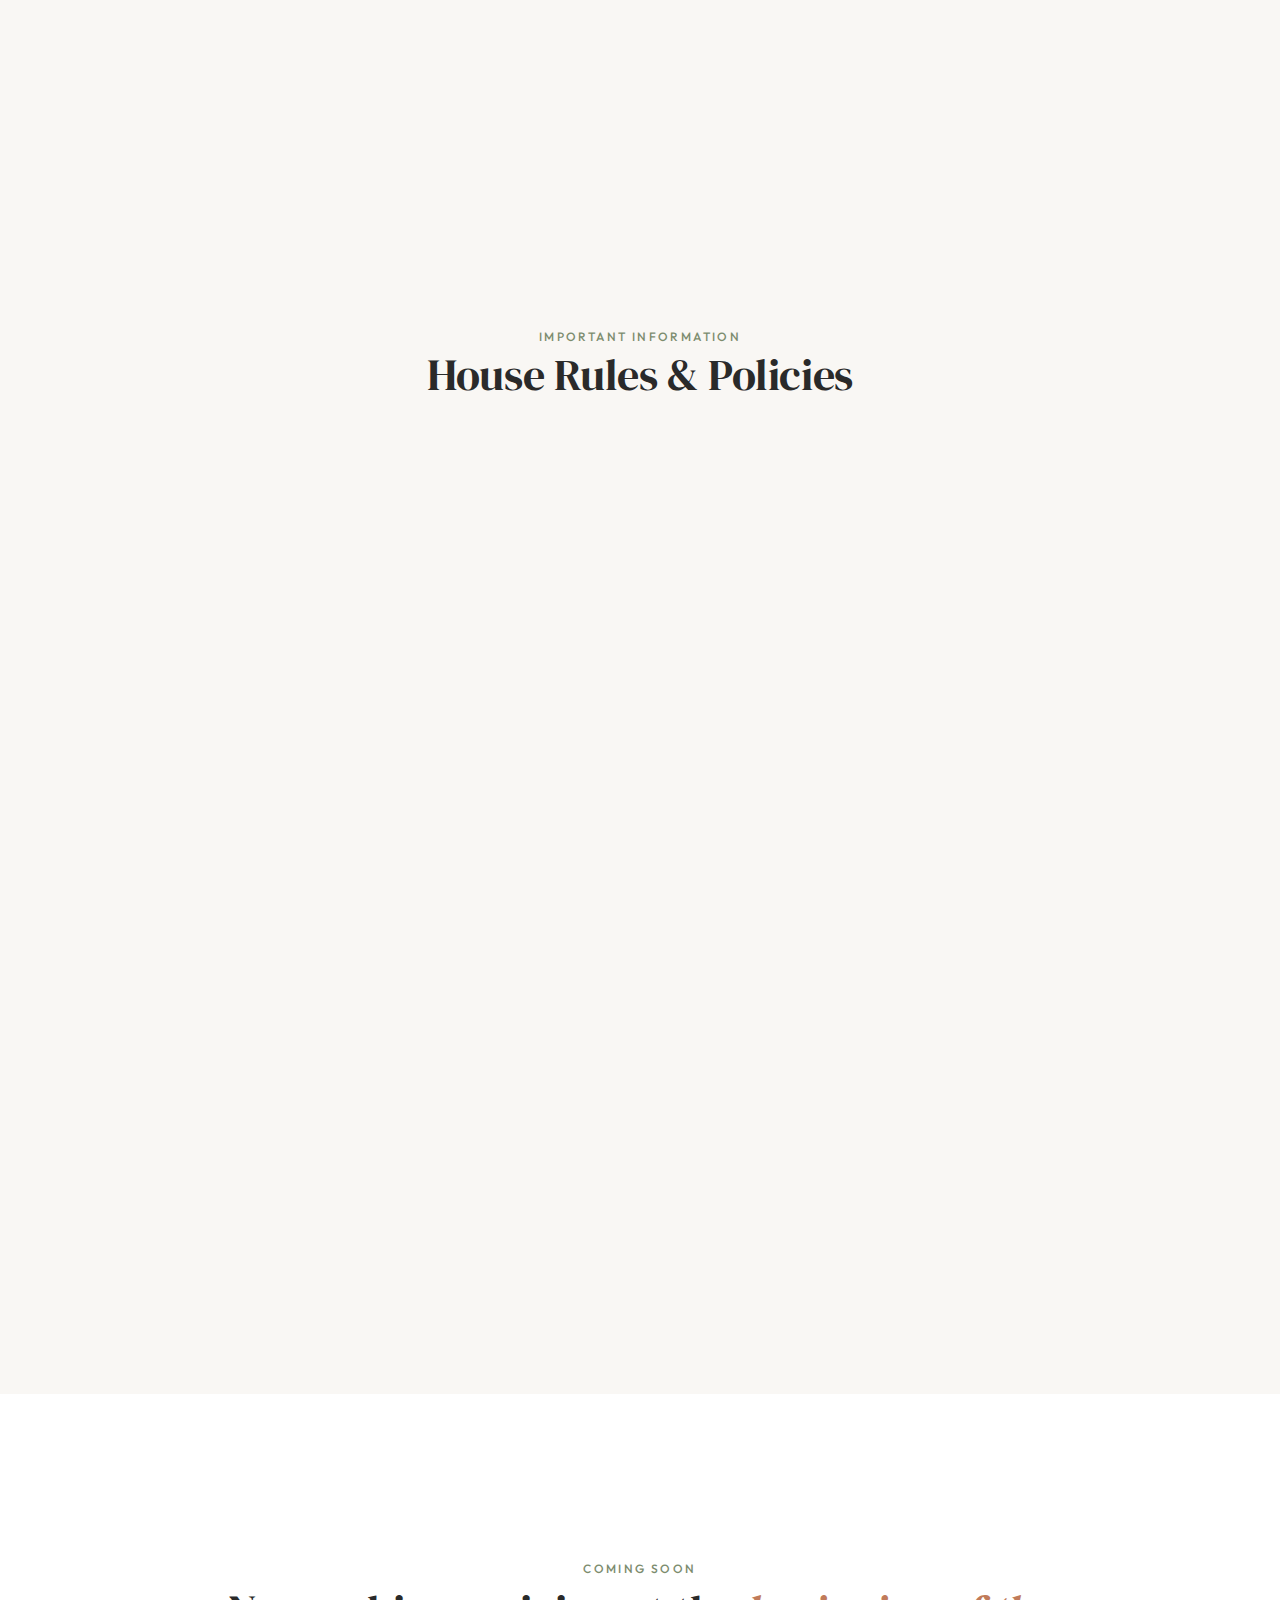
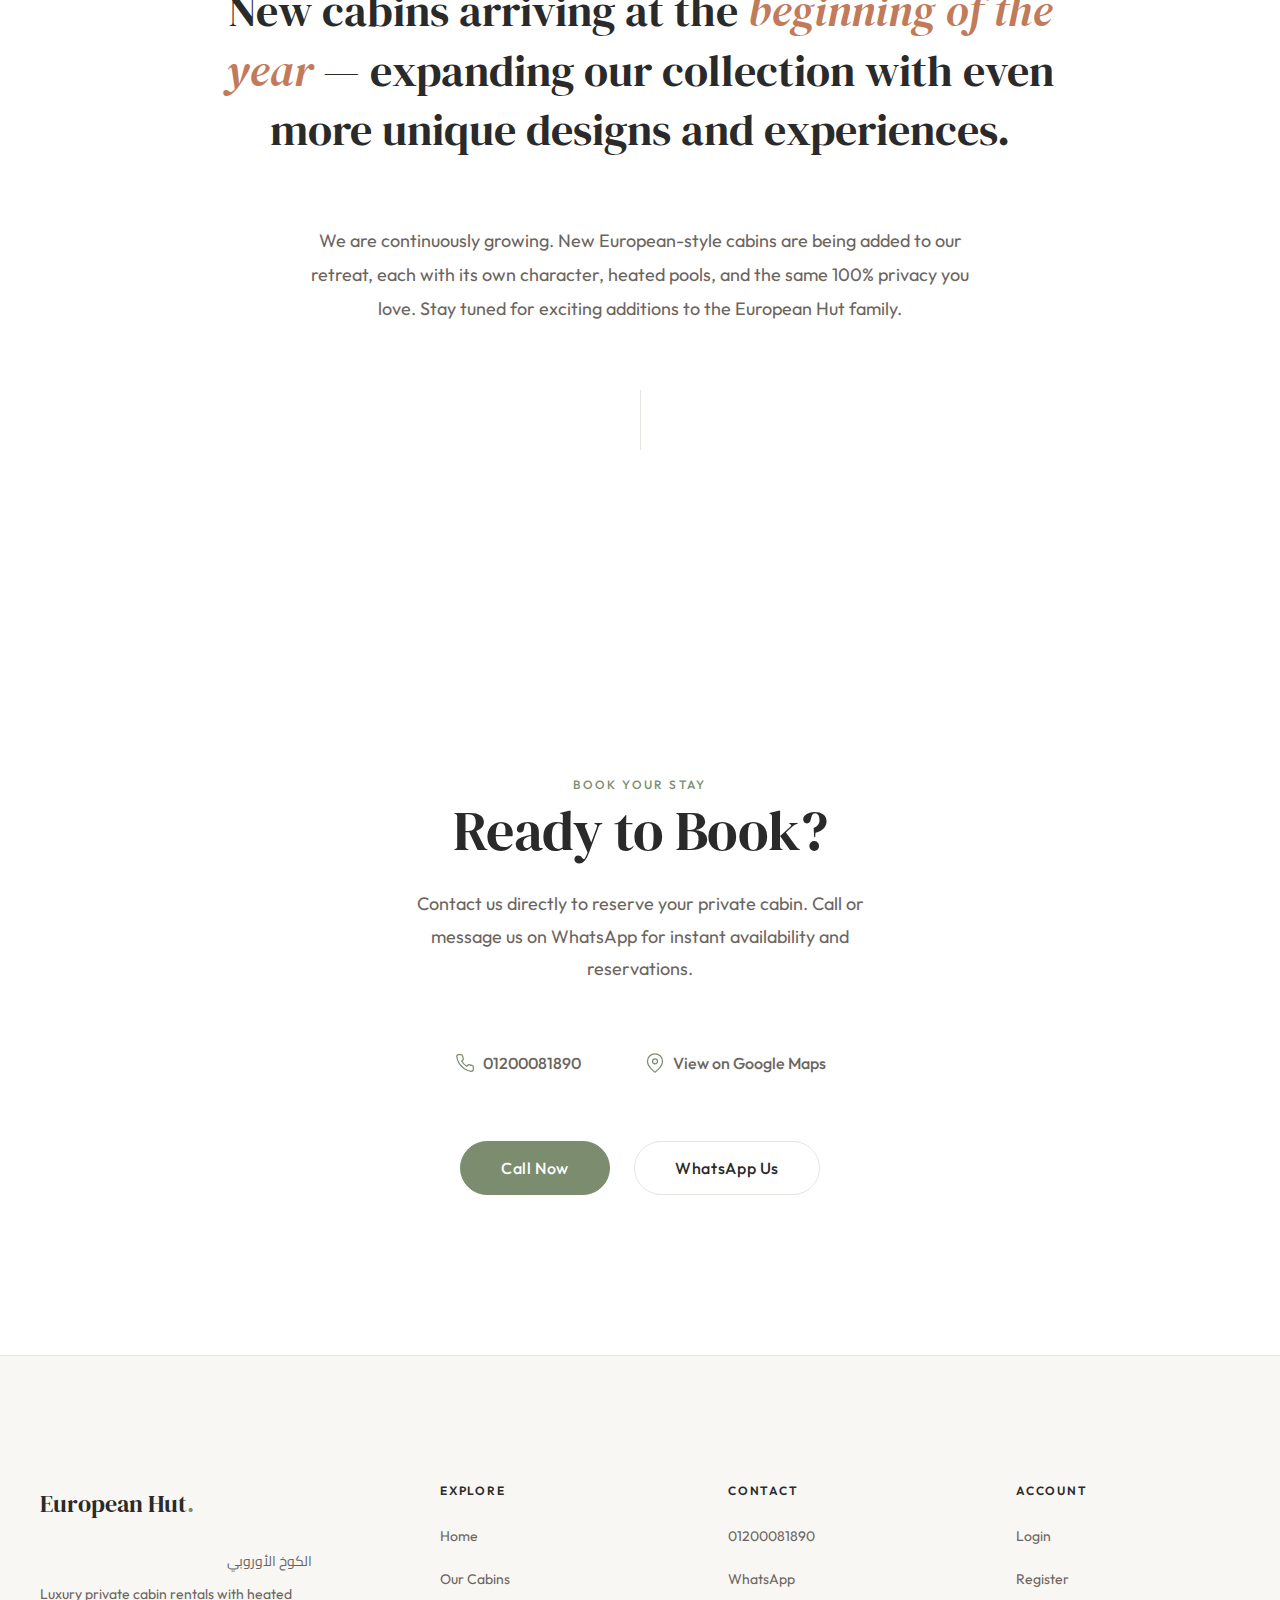
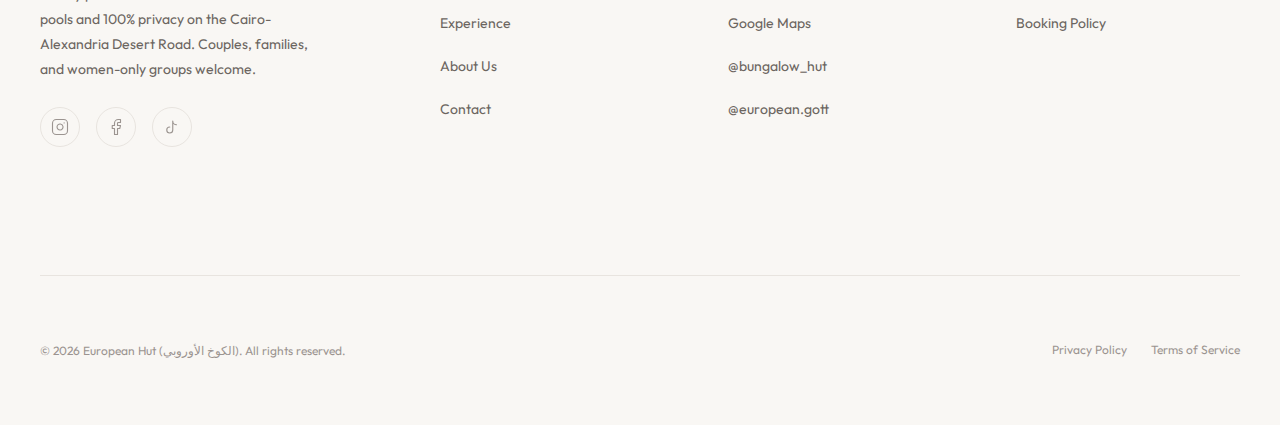
<file: v3-haven-retreats/experience.html>
<!DOCTYPE html>
<html lang="en">
<head>
  <meta charset="UTF-8">
  <meta name="viewport" content="width=device-width, initial-scale=1.0">
  <meta name="description" content="Discover the European Hut experience — heated pools, A-frame architecture, full privacy, house rules, and everything you need to know for your stay.">
  <title>The Experience — European Hut | الكوخ الأوروبي</title>

  <!-- Google Fonts -->
  <link rel="preconnect" href="https://fonts.googleapis.com">
  <link rel="preconnect" href="https://fonts.gstatic.com" crossorigin>
  <link href="https://fonts.googleapis.com/css2?family=Cairo:wght@400;600;700&family=DM+Serif+Display:ital@0;1&family=Outfit:wght@300;400;500;600&display=swap" rel="stylesheet">

  <!-- Stylesheet -->
  <link rel="stylesheet" href="styles.css">

  <!-- Favicon -->
  <link rel="icon" type="image/svg+xml" href="data:image/svg+xml,<svg xmlns='http://www.w3.org/2000/svg' viewBox='0 0 100 100'><polygon points='50,10 90,90 10,90' fill='%237C8C6E' opacity='0.9'/><rect x='40' y='55' width='20' height='35' fill='%23FDFCFA' rx='2'/></svg>">
</head>
<body>

  <!-- ====================================================================
       ANNOUNCEMENT BANNER
       ==================================================================== -->
  <div class="announcement-banner" id="announcementBanner">
    <div class="announcement-banner__inner">
      <p>New cabins coming at the beginning of the year — Stay tuned for exciting additions to our collection!</p>
      <button class="announcement-banner__close" id="closeBanner" aria-label="Close announcement">
        <svg xmlns="http://www.w3.org/2000/svg" width="16" height="16" viewBox="0 0 24 24" fill="none" stroke="currentColor" stroke-width="2" stroke-linecap="round" stroke-linejoin="round"><line x1="18" y1="6" x2="6" y2="18"/><line x1="6" y1="6" x2="18" y2="18"/></svg>
      </button>
    </div>
  </div>

  <!-- ====================================================================
       NAVIGATION
       ==================================================================== -->
  <nav class="navbar" id="navbar">
    <div class="navbar__inner">
      <a href="index.html" class="navbar__logo">European Hut<span>.</span></a>

      <ul class="navbar__links" id="navLinks">
        <li><a href="index.html" class="navbar__link">Home</a></li>
        <li><a href="cabins.html" class="navbar__link">Cabins</a></li>
        <li><a href="experience.html" class="navbar__link navbar__link--active">Experience</a></li>
        <li><a href="about.html" class="navbar__link">About</a></li>
        <li><a href="contact.html" class="navbar__link">Contact</a></li>
      </ul>

      <div class="navbar__auth" id="navAuth">
        <a href="login.html" class="navbar__auth-link">Login</a>
        <a href="register.html" class="navbar__auth-link navbar__auth-link--register">Register</a>
      </div>

      <button class="navbar__toggle" id="navToggle" aria-label="Toggle navigation menu">
        <span></span>
        <span></span>
        <span></span>
      </button>
    </div>
  </nav>

  <!-- ====================================================================
       HERO SECTION
       ==================================================================== -->
  <section class="hero">
    <div class="hero__inner" style="grid-template-columns: 1fr; text-align: center;">
      <div class="hero__content" style="padding-right: 0; max-width: 700px; margin: 0 auto;">
        <span class="hero__label">Guest Experience</span>
        <h1 class="hero__title">The European Hut<br><em>Experience</em></h1>
        <p class="hero__description" style="max-width: 560px; margin: 0 auto var(--space-xl);">
          From heated indoor pools to stunning A-frame architecture, discover what makes every stay at European Hut unforgettable.
        </p>
      </div>
    </div>
  </section>

  <!-- ====================================================================
       AMENITIES OVERVIEW
       ==================================================================== -->
  <section class="amenities section" id="amenities">
    <div class="container">
      <div class="amenities__header">
        <span class="amenities__label">What We Offer</span>
        <h2 class="amenities__title">Amenities &amp; Features</h2>
      </div>

      <div class="amenities__grid">
        <div class="amenity-item animate-on-scroll">
          <div class="amenity-item__icon">
            <svg xmlns="http://www.w3.org/2000/svg" viewBox="0 0 24 24" fill="none" stroke="currentColor" stroke-width="1.5" stroke-linecap="round" stroke-linejoin="round"><path d="M2 12h6a2 2 0 0 1 2 2v6a2 2 0 0 1-2 2H4a2 2 0 0 1-2-2v-8z"/><path d="M14 4h6a2 2 0 0 1 2 2v14a2 2 0 0 1-2 2h-4a2 2 0 0 1-2-2V6a2 2 0 0 1 2-2z"/><path d="M2 2h8v8H2z"/></svg>
          </div>
          <div class="amenity-item__name">Heated Pools</div>
          <div class="amenity-item__desc">Indoor &amp; outdoor options</div>
        </div>

        <div class="amenity-item animate-on-scroll">
          <div class="amenity-item__icon">
            <svg xmlns="http://www.w3.org/2000/svg" viewBox="0 0 24 24" fill="none" stroke="currentColor" stroke-width="1.5" stroke-linecap="round" stroke-linejoin="round"><rect x="3" y="11" width="18" height="11" rx="2" ry="2"/><path d="M7 11V7a5 5 0 0 1 10 0v4"/></svg>
          </div>
          <div class="amenity-item__name">100% Privacy</div>
          <div class="amenity-item__desc">Fully private compounds</div>
        </div>

        <div class="amenity-item animate-on-scroll">
          <div class="amenity-item__icon">
            <svg xmlns="http://www.w3.org/2000/svg" viewBox="0 0 24 24" fill="none" stroke="currentColor" stroke-width="1.5" stroke-linecap="round" stroke-linejoin="round"><path d="M3 9l9-7 9 7v11a2 2 0 0 1-2 2H5a2 2 0 0 1-2-2z"/><polyline points="9 22 9 12 15 12 15 22"/></svg>
          </div>
          <div class="amenity-item__name">European Design</div>
          <div class="amenity-item__desc">Stylish interiors</div>
        </div>

        <div class="amenity-item animate-on-scroll">
          <div class="amenity-item__icon">
            <svg xmlns="http://www.w3.org/2000/svg" viewBox="0 0 24 24" fill="none" stroke="currentColor" stroke-width="1.5" stroke-linecap="round" stroke-linejoin="round"><path d="M16 21v-2a4 4 0 0 0-4-4H6a4 4 0 0 0-4 4v2"/><circle cx="9" cy="7" r="4"/><path d="M22 21v-2a4 4 0 0 0-3-3.87"/><path d="M16 3.13a4 4 0 0 1 0 7.75"/></svg>
          </div>
          <div class="amenity-item__name">Families Welcome</div>
          <div class="amenity-item__desc">Up to 8 guests</div>
        </div>

        <div class="amenity-item animate-on-scroll">
          <div class="amenity-item__icon">
            <svg xmlns="http://www.w3.org/2000/svg" viewBox="0 0 24 24" fill="none" stroke="currentColor" stroke-width="1.5" stroke-linecap="round" stroke-linejoin="round"><circle cx="12" cy="12" r="10"/><path d="M9.09 9a3 3 0 0 1 5.83 1c0 2-3 3-3 3"/><line x1="12" y1="17" x2="12.01" y2="17"/></svg>
          </div>
          <div class="amenity-item__name">Jacuzzi</div>
          <div class="amenity-item__desc">Available in Cabin 4</div>
        </div>

        <div class="amenity-item animate-on-scroll">
          <div class="amenity-item__icon">
            <svg xmlns="http://www.w3.org/2000/svg" viewBox="0 0 24 24" fill="none" stroke="currentColor" stroke-width="1.5" stroke-linecap="round" stroke-linejoin="round"><rect x="2" y="3" width="20" height="14" rx="2" ry="2"/><line x1="8" y1="21" x2="16" y2="21"/><line x1="12" y1="17" x2="12" y2="21"/></svg>
          </div>
          <div class="amenity-item__name">Glass Pool</div>
          <div class="amenity-item__desc">Indoor heated glass pool</div>
        </div>

        <div class="amenity-item animate-on-scroll">
          <div class="amenity-item__icon">
            <svg xmlns="http://www.w3.org/2000/svg" viewBox="0 0 24 24" fill="none" stroke="currentColor" stroke-width="1.5" stroke-linecap="round" stroke-linejoin="round"><path d="M6 2L3 6v14a2 2 0 0 0 2 2h14a2 2 0 0 0 2-2V6l-3-4z"/><line x1="3" y1="6" x2="21" y2="6"/><path d="M16 10a4 4 0 0 1-8 0"/></svg>
          </div>
          <div class="amenity-item__name">Nearby Supermarket</div>
          <div class="amenity-item__desc">Hyper One Desert Road</div>
        </div>

        <div class="amenity-item animate-on-scroll">
          <div class="amenity-item__icon">
            <svg xmlns="http://www.w3.org/2000/svg" viewBox="0 0 24 24" fill="none" stroke="currentColor" stroke-width="1.5" stroke-linecap="round" stroke-linejoin="round"><path d="M14.5 10c-.83 0-1.5-.67-1.5-1.5v-5c0-.83.67-1.5 1.5-1.5s1.5.67 1.5 1.5v5c0 .83-.67 1.5-1.5 1.5z"/><path d="M20.5 10H19V8.5c0-.83.67-1.5 1.5-1.5s1.5.67 1.5 1.5-.67 1.5-1.5 1.5z"/><path d="M4.5 14c.83 0 1.5.67 1.5 1.5v5c0 .83-.67 1.5-1.5 1.5S3 21.33 3 20.5v-5c0-.83.67-1.5 1.5-1.5z"/><path d="M3.5 14H5v1.5c0 .83-.67 1.5-1.5 1.5S2 16.33 2 15.5 2.67 14 3.5 14z"/><path d="M14 14.5c0-.83.67-1.5 1.5-1.5h5c.83 0 1.5.67 1.5 1.5s-.67 1.5-1.5 1.5h-5c-.83 0-1.5-.67-1.5-1.5z"/><path d="M15.5 19H14v1.5c0 .83.67 1.5 1.5 1.5s1.5-.67 1.5-1.5-.67-1.5-1.5-1.5z"/><path d="M10 9.5C10 10.33 9.33 11 8.5 11h-5C2.67 11 2 10.33 2 9.5S2.67 8 3.5 8h5c.83 0 1.5.67 1.5 1.5z"/><path d="M8.5 5H10V3.5C10 2.67 9.33 2 8.5 2S7 2.67 7 3.5 7.67 5 8.5 5z"/></svg>
          </div>
          <div class="amenity-item__name">Filming Available</div>
          <div class="amenity-item__desc">By arrangement</div>
        </div>
      </div>
    </div>
  </section>

  <!-- ====================================================================
       WHAT TO EXPECT — HIGHLIGHTS
       ==================================================================== -->
  <section class="highlights section" id="what-to-expect">
    <div class="container">
      <div class="highlights__header">
        <span class="highlights__label">What to Expect</span>
        <h2 class="highlights__title">Your Stay, Elevated</h2>
      </div>

      <!-- Highlight 1: Privacy & Comfort -->
      <div class="highlight-row animate-on-scroll">
        <div class="highlight-row__image">
          <img src="./images/garden-view.jpeg" alt="Panoramic view from inside A-frame cabin overlooking private walled garden and pool" loading="lazy">
        </div>
        <div class="highlight-row__content">
          <span class="highlight-row__label">Complete Seclusion</span>
          <h3 class="highlight-row__title">Privacy &amp; Comfort</h3>
          <p class="highlight-row__text">
            Every cabin sits within its own fully walled compound, giving you and your guests total privacy from the moment you arrive. Enjoy lush gardens, outdoor pools, and open-air lounges — all exclusively yours. No shared spaces, no interruptions, just your own private retreat on the desert road.
          </p>
          <ul class="highlight-row__list">
            <li>Fully walled private compounds</li>
            <li>Exclusive access for your group</li>
            <li>Landscaped gardens &amp; lawns</li>
            <li>Shaded outdoor lounge areas</li>
          </ul>
        </div>
      </div>

      <!-- Highlight 2: European-Inspired Design (reversed) -->
      <div class="highlight-row highlight-row--reverse animate-on-scroll">
        <div class="highlight-row__image">
          <img src="./images/lounge-swing.jpeg" alt="Indoor lounge with swing chair, A-frame wooden ceilings, steel beams, and glass walls" loading="lazy">
        </div>
        <div class="highlight-row__content">
          <span class="highlight-row__label">Architectural Marvel</span>
          <h3 class="highlight-row__title">European-Inspired Design</h3>
          <p class="highlight-row__text">
            Step inside and be greeted by soaring A-frame ceilings crafted from natural wood, accented with industrial steel beams and floor-to-ceiling glass walls. Hanging rattan chairs, designer curved sofas, and ambient pendant lighting create a space that feels both grand and intimate — a true European escape without leaving Egypt.
          </p>
          <ul class="highlight-row__list">
            <li>A-frame wood &amp; steel architecture</li>
            <li>Floor-to-ceiling glass facades</li>
            <li>Hanging swing chairs &amp; sofas</li>
            <li>Ambient pendant lighting</li>
          </ul>
        </div>
      </div>
    </div>
  </section>

  <!-- ====================================================================
       HOUSE RULES & INFO
       ==================================================================== -->
  <section class="rules section" id="rules">
    <div class="container">
      <div class="rules__header">
        <span class="rules__label">Important Information</span>
        <h2 class="rules__title">House Rules &amp; Policies</h2>
      </div>

      <div class="rules__grid">

        <div class="rule-card animate-on-scroll">
          <div class="rule-card__icon">
            <svg xmlns="http://www.w3.org/2000/svg" viewBox="0 0 24 24" fill="none" stroke="currentColor" stroke-width="1.5" stroke-linecap="round" stroke-linejoin="round"><path d="M16 21v-2a4 4 0 0 0-4-4H6a4 4 0 0 0-4 4v2"/><circle cx="9" cy="7" r="4"/><path d="M22 21v-2a4 4 0 0 0-3-3.87"/><path d="M16 3.13a4 4 0 0 1 0 7.75"/></svg>
          </div>
          <h3 class="rule-card__title">Guest Policy</h3>
          <p class="rule-card__text">Maximum 8 people including children. We welcome couples, families, and women-only groups.</p>
        </div>

        <div class="rule-card animate-on-scroll">
          <div class="rule-card__icon">
            <svg xmlns="http://www.w3.org/2000/svg" viewBox="0 0 24 24" fill="none" stroke="currentColor" stroke-width="1.5" stroke-linecap="round" stroke-linejoin="round"><path d="M12 2v10l4.2 2.4"/><circle cx="12" cy="12" r="10"/></svg>
          </div>
          <h3 class="rule-card__title">Cabin 1 &amp; 4 Timings</h3>
          <p class="rule-card__text">Check-in at 12:00 PM. Check-out at 9:00 AM the next day. Please respect these times for smooth transitions.</p>
        </div>

        <div class="rule-card animate-on-scroll">
          <div class="rule-card__icon">
            <svg xmlns="http://www.w3.org/2000/svg" viewBox="0 0 24 24" fill="none" stroke="currentColor" stroke-width="1.5" stroke-linecap="round" stroke-linejoin="round"><path d="M12 2v10l4.2 2.4"/><circle cx="12" cy="12" r="10"/></svg>
          </div>
          <h3 class="rule-card__title">Cabin 2 &amp; 3 Timings</h3>
          <p class="rule-card__text">Check-in at 2:00 PM. Check-out at 10:00 AM the next day. Please respect these times for smooth transitions.</p>
        </div>

        <div class="rule-card animate-on-scroll">
          <div class="rule-card__icon">
            <svg xmlns="http://www.w3.org/2000/svg" viewBox="0 0 24 24" fill="none" stroke="currentColor" stroke-width="1.5" stroke-linecap="round" stroke-linejoin="round"><path d="M23 19a2 2 0 0 1-2 2H3a2 2 0 0 1-2-2V8a2 2 0 0 1 2-2h4l2-3h6l2 3h4a2 2 0 0 1 2 2z"/><circle cx="12" cy="13" r="4"/></svg>
          </div>
          <h3 class="rule-card__title">Filming &amp; Photography</h3>
          <p class="rule-card__text">Professional filming and photography sessions require advance arrangement. Pricing varies depending on the scope and duration of the shoot.</p>
        </div>

        <div class="rule-card animate-on-scroll">
          <div class="rule-card__icon">
            <svg xmlns="http://www.w3.org/2000/svg" viewBox="0 0 24 24" fill="none" stroke="currentColor" stroke-width="1.5" stroke-linecap="round" stroke-linejoin="round"><path d="M21 10c0 7-9 13-9 13s-9-6-9-13a9 9 0 0 1 18 0z"/><circle cx="12" cy="10" r="3"/></svg>
          </div>
          <h3 class="rule-card__title">Convenient Location</h3>
          <p class="rule-card__text">Located in the European Countryside on the Cairo-Alexandria Desert Road, half an hour past Sheikh Zayed. Hyper One and supermarkets nearby.</p>
        </div>

        <div class="rule-card animate-on-scroll">
          <div class="rule-card__icon">
            <svg xmlns="http://www.w3.org/2000/svg" viewBox="0 0 24 24" fill="none" stroke="currentColor" stroke-width="1.5" stroke-linecap="round" stroke-linejoin="round"><path d="M12 22s8-4 8-10V5l-8-3-8 3v7c0 6 8 10 8 10z"/></svg>
          </div>
          <h3 class="rule-card__title">Privacy Guaranteed</h3>
          <p class="rule-card__text">All four cabins are designed with 100% privacy in mind. Your space is exclusively yours for the entire duration of your stay.</p>
        </div>

      </div>
    </div>
  </section>

  <!-- ====================================================================
       COMING SOON — INTRO SECTION
       ==================================================================== -->
  <section class="intro" id="coming-soon">
    <div class="intro__inner">
      <span class="intro__label">Coming Soon</span>
      <p class="intro__quote">
        New cabins arriving at the <em>beginning of the year</em> — expanding our collection with even more unique designs and experiences.
      </p>
      <p class="intro__text">
        We are continuously growing. New European-style cabins are being added to our retreat, each with its own character, heated pools, and the same 100% privacy you love. Stay tuned for exciting additions to the European Hut family.
      </p>
      <div class="intro__line"></div>
    </div>
  </section>

  <!-- ====================================================================
       CTA / CONTACT SECTION
       ==================================================================== -->
  <section class="cta section" id="contact">
    <div class="cta__inner">
      <span class="cta__label">Book Your Stay</span>
      <h2 class="cta__title">Ready to Book?</h2>
      <p class="cta__text">
        Contact us directly to reserve your private cabin. Call or message us on WhatsApp for instant availability and reservations.
      </p>
      <div class="cta__contact-info">
        <a href="tel:+2001200081890" class="cta__contact-item">
          <svg xmlns="http://www.w3.org/2000/svg" width="20" height="20" viewBox="0 0 24 24" fill="none" stroke="currentColor" stroke-width="1.5" stroke-linecap="round" stroke-linejoin="round"><path d="M22 16.92v3a2 2 0 0 1-2.18 2 19.79 19.79 0 0 1-8.63-3.07 19.5 19.5 0 0 1-6-6 19.79 19.79 0 0 1-3.07-8.67A2 2 0 0 1 4.11 2h3a2 2 0 0 1 2 1.72 12.84 12.84 0 0 0 .7 2.81 2 2 0 0 1-.45 2.11L8.09 9.91a16 16 0 0 0 6 6l1.27-1.27a2 2 0 0 1 2.11-.45 12.84 12.84 0 0 0 2.81.7A2 2 0 0 1 22 16.92z"/></svg>
          01200081890
        </a>
        <a href="https://maps.app.goo.gl/14f14ScWuTx4JTFv7" target="_blank" rel="noopener noreferrer" class="cta__contact-item">
          <svg xmlns="http://www.w3.org/2000/svg" width="20" height="20" viewBox="0 0 24 24" fill="none" stroke="currentColor" stroke-width="1.5" stroke-linecap="round" stroke-linejoin="round"><path d="M21 10c0 7-9 13-9 13s-9-6-9-13a9 9 0 0 1 18 0z"/><circle cx="12" cy="10" r="3"/></svg>
          View on Google Maps
        </a>
      </div>
      <div class="cta__actions">
        <a href="tel:+2001200081890" class="btn btn--primary btn--lg">Call Now</a>
        <a href="https://wa.me/2001200081890" target="_blank" rel="noopener noreferrer" class="btn btn--secondary btn--lg">WhatsApp Us</a>
      </div>
    </div>
  </section>

  <!-- ====================================================================
       FOOTER
       ==================================================================== -->
  <footer class="footer">
    <div class="footer__inner">
      <div class="footer__top">
        <div class="footer__brand">
          <a href="index.html" class="footer__logo">European Hut<span>.</span></a>
          <p class="footer__brand-text" dir="rtl" lang="ar" style="font-family: 'Cairo', sans-serif; margin-bottom: 8px;">
            الكوخ الأوروبي
          </p>
          <p class="footer__brand-text">
            Luxury private cabin rentals with heated pools and 100% privacy on the Cairo-Alexandria Desert Road. Couples, families, and women-only groups welcome.
          </p>
          <div class="footer__social">
            <a href="https://www.instagram.com/bungalow_hut/" target="_blank" rel="noopener noreferrer" class="footer__social-link" aria-label="Instagram">
              <svg xmlns="http://www.w3.org/2000/svg" viewBox="0 0 24 24" fill="none" stroke="currentColor" stroke-width="1.5" stroke-linecap="round" stroke-linejoin="round"><rect x="2" y="2" width="20" height="20" rx="5" ry="5"/><path d="M16 11.37A4 4 0 1 1 12.63 8 4 4 0 0 1 16 11.37z"/><line x1="17.5" y1="6.5" x2="17.51" y2="6.5"/></svg>
            </a>
            <a href="https://www.facebook.com/profile.php?id=100063992444361&mibextid=ZbWKwL" target="_blank" rel="noopener noreferrer" class="footer__social-link" aria-label="Facebook">
              <svg xmlns="http://www.w3.org/2000/svg" viewBox="0 0 24 24" fill="none" stroke="currentColor" stroke-width="1.5" stroke-linecap="round" stroke-linejoin="round"><path d="M18 2h-3a5 5 0 0 0-5 5v3H7v4h3v8h4v-8h3l1-4h-4V7a1 1 0 0 1 1-1h3z"/></svg>
            </a>
            <a href="https://www.tiktok.com/@european.gott" target="_blank" rel="noopener noreferrer" class="footer__social-link" aria-label="TikTok">
              <svg xmlns="http://www.w3.org/2000/svg" viewBox="0 0 24 24" fill="none" stroke="currentColor" stroke-width="1.5" stroke-linecap="round" stroke-linejoin="round"><path d="M9 12a4 4 0 1 0 4 4V4a5 5 0 0 0 5 5"/></svg>
            </a>
          </div>
        </div>

        <div>
          <h4 class="footer__col-title">Explore</h4>
          <ul class="footer__links">
            <li><a href="index.html" class="footer__link">Home</a></li>
            <li><a href="cabins.html" class="footer__link">Our Cabins</a></li>
            <li><a href="experience.html" class="footer__link">Experience</a></li>
            <li><a href="about.html" class="footer__link">About Us</a></li>
            <li><a href="contact.html" class="footer__link">Contact</a></li>
          </ul>
        </div>

        <div>
          <h4 class="footer__col-title">Contact</h4>
          <ul class="footer__links">
            <li><a href="tel:+2001200081890" class="footer__link">01200081890</a></li>
            <li><a href="https://wa.me/2001200081890" target="_blank" rel="noopener noreferrer" class="footer__link">WhatsApp</a></li>
            <li><a href="https://maps.app.goo.gl/14f14ScWuTx4JTFv7" target="_blank" rel="noopener noreferrer" class="footer__link">Google Maps</a></li>
            <li><a href="https://www.instagram.com/bungalow_hut/" target="_blank" rel="noopener noreferrer" class="footer__link">@bungalow_hut</a></li>
            <li><a href="https://www.tiktok.com/@european.gott" target="_blank" rel="noopener noreferrer" class="footer__link">@european.gott</a></li>
          </ul>
        </div>

        <div>
          <h4 class="footer__col-title">Account</h4>
          <ul class="footer__links">
            <li><a href="login.html" class="footer__link">Login</a></li>
            <li><a href="register.html" class="footer__link">Register</a></li>
            <li><a href="experience.html" class="footer__link">Booking Policy</a></li>
          </ul>
        </div>
      </div>

      <div class="footer__bottom">
        <p class="footer__copy">&copy; 2026 European Hut (الكوخ الأوروبي). All rights reserved.</p>
        <div class="footer__bottom-links">
          <a href="#" class="footer__bottom-link">Privacy Policy</a>
          <a href="#" class="footer__bottom-link">Terms of Service</a>
        </div>
      </div>
    </div>
  </footer>

  <!-- ====================================================================
       SCRIPTS
       ==================================================================== -->
  <script>
    // Announcement banner close
    const closeBanner = document.getElementById('closeBanner');
    const banner = document.getElementById('announcementBanner');
    if (closeBanner && banner) {
      closeBanner.addEventListener('click', () => {
        banner.style.display = 'none';
        // Adjust navbar position
        document.getElementById('navbar').style.top = '0';
      });
    }

    // Navbar scroll effect
    const navbar = document.getElementById('navbar');
    window.addEventListener('scroll', () => {
      if (window.scrollY > 20) {
        navbar.classList.add('scrolled');
      } else {
        navbar.classList.remove('scrolled');
      }
    });

    // Mobile menu toggle
    const navToggle = document.getElementById('navToggle');
    const navLinks = document.getElementById('navLinks');
    const navAuth = document.getElementById('navAuth');

    navToggle.addEventListener('click', () => {
      navToggle.classList.toggle('active');
      navLinks.classList.toggle('active');
      navAuth.classList.toggle('active');
    });

    // Close mobile menu on link click
    navLinks.querySelectorAll('.navbar__link').forEach(link => {
      link.addEventListener('click', () => {
        navToggle.classList.remove('active');
        navLinks.classList.remove('active');
        navAuth.classList.remove('active');
      });
    });

    // Scroll animations (Intersection Observer)
    const animatedElements = document.querySelectorAll('.animate-on-scroll');
    const observer = new IntersectionObserver((entries) => {
      entries.forEach(entry => {
        if (entry.isIntersecting) {
          entry.target.classList.add('visible');
          observer.unobserve(entry.target);
        }
      });
    }, {
      threshold: 0.15,
      rootMargin: '0px 0px -40px 0px'
    });

    animatedElements.forEach(el => observer.observe(el));

    // Smooth scroll for anchor links
    document.querySelectorAll('a[href^="#"]').forEach(anchor => {
      anchor.addEventListener('click', function(e) {
        const targetId = this.getAttribute('href');
        if (targetId === '#') return;
        e.preventDefault();
        const target = document.querySelector(targetId);
        if (target) {
          const offset = navbar.offsetHeight + 20;
          const position = target.getBoundingClientRect().top + window.scrollY - offset;
          window.scrollTo({ top: position, behavior: 'smooth' });
        }
      });
    });
  </script>

</body>
</html>
</file>
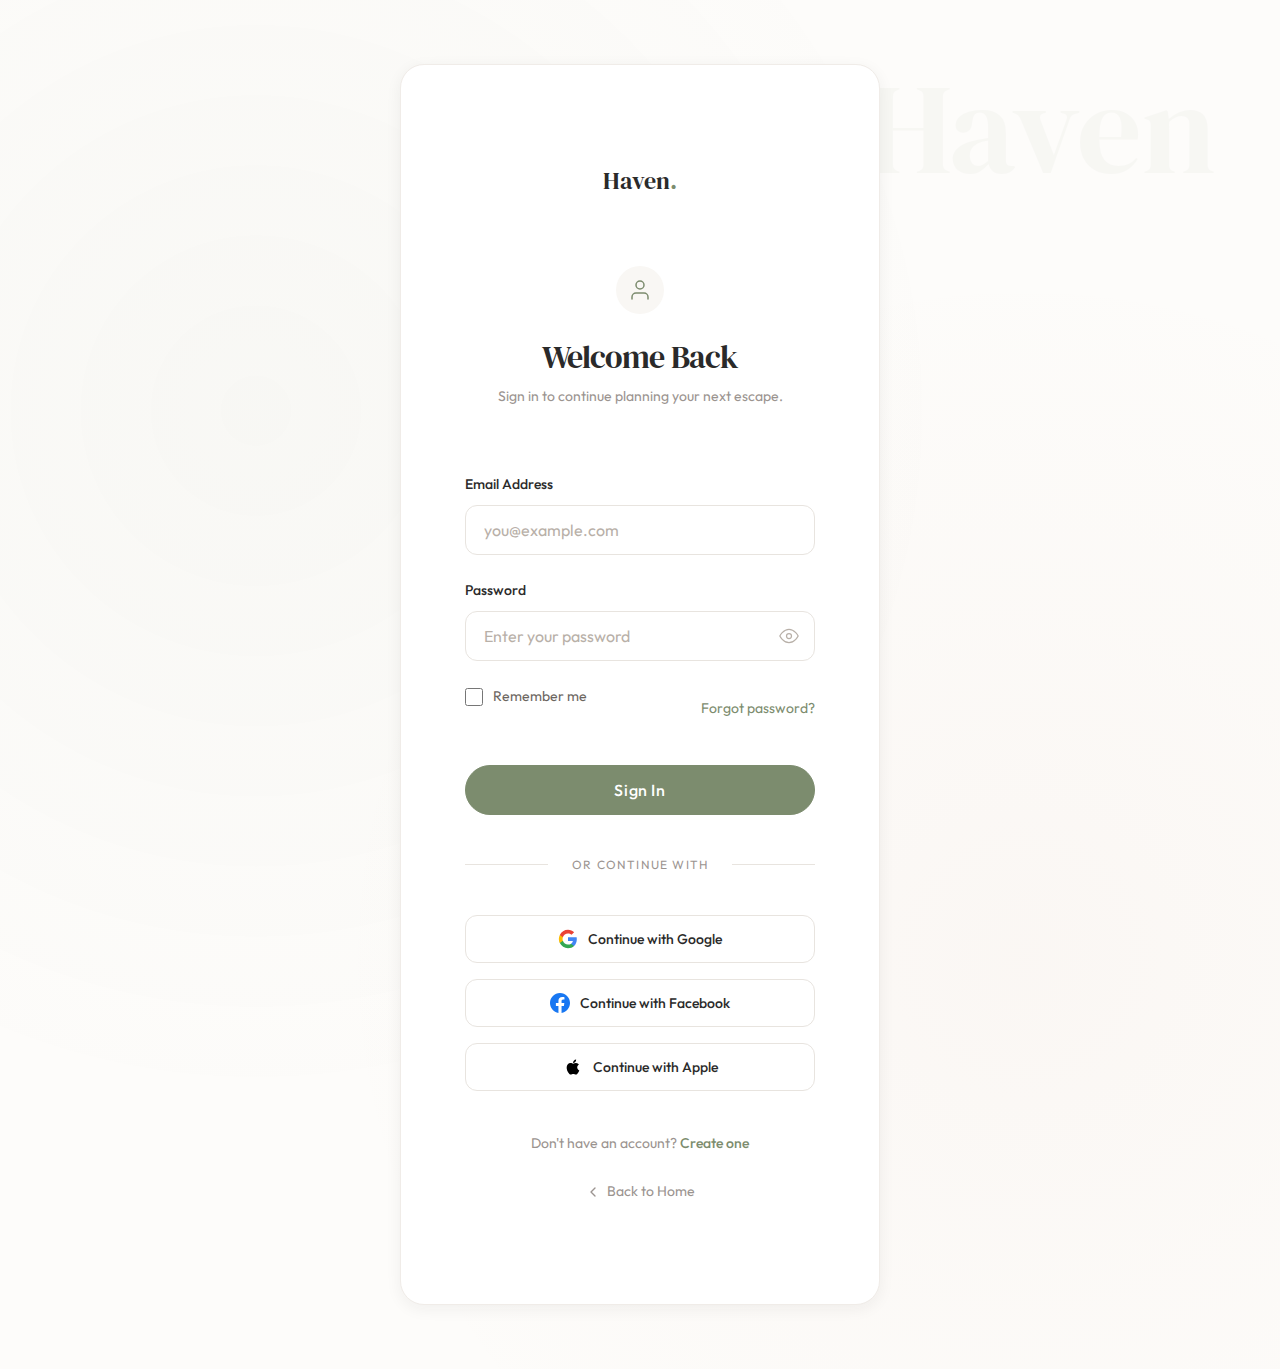
<file: v3-haven-retreats/login.html>
<!DOCTYPE html>
<html lang="en">
<head>
  <meta charset="UTF-8">
  <meta name="viewport" content="width=device-width, initial-scale=1.0">
  <meta name="description" content="Sign in to your Haven Retreats account to manage bookings and discover exclusive offers.">
  <title>Login — Haven Retreats</title>

  <!-- Google Fonts -->
  <link rel="preconnect" href="https://fonts.googleapis.com">
  <link rel="preconnect" href="https://fonts.gstatic.com" crossorigin>
  <link href="https://fonts.googleapis.com/css2?family=DM+Serif+Display:ital@0;1&family=Outfit:wght@300;400;500;600&display=swap" rel="stylesheet">

  <!-- Stylesheet -->
  <link rel="stylesheet" href="styles.css">

  <!-- Favicon -->
  <link rel="icon" type="image/svg+xml" href="data:image/svg+xml,<svg xmlns='http://www.w3.org/2000/svg' viewBox='0 0 100 100'><text y='.9em' font-size='90'>🌿</text></svg>">

  <style>
    /* ---- Auth Page Enhancements ---- */
    .auth-page {
      position: relative;
      background-color: var(--bg-warm);
      min-height: 100vh;
    }

    /* Subtle decorative background pattern */
    .auth-page::before {
      content: '';
      position: absolute;
      top: 0;
      left: 0;
      right: 0;
      bottom: 0;
      background-image:
        radial-gradient(circle at 20% 30%, rgba(124, 140, 110, 0.04) 0%, transparent 50%),
        radial-gradient(circle at 80% 70%, rgba(193, 123, 90, 0.04) 0%, transparent 50%);
      pointer-events: none;
    }

    .auth-card {
      position: relative;
      z-index: 1;
    }

    .auth-page__decoration {
      position: absolute;
      top: var(--space-xl);
      right: var(--space-xl);
      font-family: var(--font-serif);
      font-size: 8rem;
      line-height: 1;
      color: var(--accent-sage);
      opacity: 0.04;
      pointer-events: none;
      user-select: none;
    }

    .auth-card__welcome {
      text-align: center;
      margin-bottom: var(--space-md);
    }

    .auth-card__welcome-icon {
      width: 48px;
      height: 48px;
      border-radius: 50%;
      background-color: var(--bg-cream);
      display: flex;
      align-items: center;
      justify-content: center;
      margin: 0 auto var(--space-md);
      color: var(--accent-sage);
    }

    .auth-card__welcome-icon svg {
      width: 24px;
      height: 24px;
    }

    .form-input-wrapper {
      position: relative;
    }

    .form-input-icon {
      position: absolute;
      right: 16px;
      top: 50%;
      transform: translateY(-50%);
      color: var(--text-light);
      cursor: pointer;
      width: 20px;
      height: 20px;
      transition: color var(--transition-fast);
    }

    .form-input-icon:hover {
      color: var(--text-secondary);
    }

    .btn--auth {
      width: 100%;
      padding: 16px;
      font-size: var(--text-base);
      margin-top: var(--space-xs);
    }

    @media (max-width: 480px) {
      .auth-page__decoration {
        display: none;
      }
    }
  </style>
</head>
<body>

  <div class="auth-page">
    <!-- Decorative element -->
    <div class="auth-page__decoration">Haven</div>

    <div class="auth-card">
      <!-- Logo -->
      <div class="auth-card__logo">
        <a href="index.html">Haven<span>.</span></a>
      </div>

      <!-- Welcome Icon -->
      <div class="auth-card__welcome">
        <div class="auth-card__welcome-icon">
          <svg xmlns="http://www.w3.org/2000/svg" viewBox="0 0 24 24" fill="none" stroke="currentColor" stroke-width="1.5" stroke-linecap="round" stroke-linejoin="round"><path d="M20 21v-2a4 4 0 0 0-4-4H8a4 4 0 0 0-4 4v2"/><circle cx="12" cy="7" r="4"/></svg>
        </div>
      </div>

      <!-- Title -->
      <h1 class="auth-card__title">Welcome Back</h1>
      <p class="auth-card__subtitle">Sign in to continue planning your next escape.</p>

      <!-- Login Form -->
      <form id="loginForm" action="#" method="POST" novalidate>

        <!-- Email -->
        <div class="form-group">
          <label for="email" class="form-label">Email Address</label>
          <input
            type="email"
            id="email"
            name="email"
            class="form-input"
            placeholder="you@example.com"
            autocomplete="email"
            required
          >
        </div>

        <!-- Password -->
        <div class="form-group">
          <label for="password" class="form-label">Password</label>
          <div class="form-input-wrapper">
            <input
              type="password"
              id="password"
              name="password"
              class="form-input"
              placeholder="Enter your password"
              autocomplete="current-password"
              required
            >
            <svg class="form-input-icon" id="togglePassword" xmlns="http://www.w3.org/2000/svg" viewBox="0 0 24 24" fill="none" stroke="currentColor" stroke-width="1.5" stroke-linecap="round" stroke-linejoin="round"><path d="M1 12s4-8 11-8 11 8 11 8-4 8-11 8-11-8-11-8z"/><circle cx="12" cy="12" r="3"/></svg>
          </div>
        </div>

        <!-- Remember me & Forgot -->
        <div class="form-actions">
          <div class="form-check">
            <input type="checkbox" id="remember" name="remember">
            <label for="remember">Remember me</label>
          </div>
          <a href="#" class="form-forgot">Forgot password?</a>
        </div>

        <!-- Submit -->
        <button type="submit" class="btn btn--primary btn--auth">
          Sign In
        </button>
      </form>

      <!-- Divider -->
      <div class="auth-divider">
        <span>or continue with</span>
      </div>

      <!-- Social Buttons -->
      <div class="social-buttons">
        <button type="button" class="social-btn">
          <svg xmlns="http://www.w3.org/2000/svg" viewBox="0 0 24 24" width="20" height="20">
            <path d="M22.56 12.25c0-.78-.07-1.53-.2-2.25H12v4.26h5.92a5.06 5.06 0 0 1-2.2 3.32v2.77h3.57c2.08-1.92 3.28-4.74 3.28-8.1z" fill="#4285F4"/>
            <path d="M12 23c2.97 0 5.46-.98 7.28-2.66l-3.57-2.77c-.98.66-2.23 1.06-3.71 1.06-2.86 0-5.29-1.93-6.16-4.53H2.18v2.84C3.99 20.53 7.7 23 12 23z" fill="#34A853"/>
            <path d="M5.84 14.09c-.22-.66-.35-1.36-.35-2.09s.13-1.43.35-2.09V7.07H2.18C1.43 8.55 1 10.22 1 12s.43 3.45 1.18 4.93l2.85-2.22.81-.62z" fill="#FBBC05"/>
            <path d="M12 5.38c1.62 0 3.06.56 4.21 1.64l3.15-3.15C17.45 2.09 14.97 1 12 1 7.7 1 3.99 3.47 2.18 7.07l3.66 2.84c.87-2.6 3.3-4.53 6.16-4.53z" fill="#EA4335"/>
          </svg>
          Continue with Google
        </button>

        <button type="button" class="social-btn">
          <svg xmlns="http://www.w3.org/2000/svg" viewBox="0 0 24 24" width="20" height="20" fill="#1877F2">
            <path d="M24 12.073c0-6.627-5.373-12-12-12s-12 5.373-12 12c0 5.99 4.388 10.954 10.125 11.854v-8.385H7.078v-3.47h3.047V9.43c0-3.007 1.792-4.669 4.533-4.669 1.312 0 2.686.235 2.686.235v2.953H15.83c-1.491 0-1.956.925-1.956 1.874v2.25h3.328l-.532 3.47h-2.796v8.385C19.612 23.027 24 18.062 24 12.073z"/>
          </svg>
          Continue with Facebook
        </button>

        <button type="button" class="social-btn">
          <svg xmlns="http://www.w3.org/2000/svg" viewBox="0 0 24 24" width="20" height="20" fill="#000000">
            <path d="M17.05 20.28c-.98.95-2.05.8-3.08.35-1.09-.46-2.09-.48-3.24 0-1.44.62-2.2.44-3.06-.35C2.79 15.25 3.51 7.59 9.05 7.31c1.35.07 2.29.74 3.08.8 1.18-.24 2.31-.93 3.57-.84 1.51.12 2.65.72 3.4 1.8-3.12 1.87-2.38 5.98.48 7.13-.57 1.5-1.31 2.99-2.54 4.09zM12.03 7.25c-.15-2.23 1.66-4.07 3.74-4.25.29 2.58-2.34 4.5-3.74 4.25z"/>
          </svg>
          Continue with Apple
        </button>
      </div>

      <!-- Register link -->
      <p class="auth-footer">
        Don't have an account? <a href="register.html">Create one</a>
      </p>

      <!-- Back to home -->
      <div class="auth-back">
        <a href="index.html">
          <svg xmlns="http://www.w3.org/2000/svg" viewBox="0 0 24 24" fill="none" stroke="currentColor" stroke-width="2" stroke-linecap="round" stroke-linejoin="round"><path d="m15 18-6-6 6-6"/></svg>
          Back to Home
        </a>
      </div>
    </div>
  </div>

  <!-- Scripts -->
  <script>
    // Toggle password visibility
    const togglePassword = document.getElementById('togglePassword');
    const passwordInput = document.getElementById('password');

    togglePassword.addEventListener('click', () => {
      const type = passwordInput.getAttribute('type') === 'password' ? 'text' : 'password';
      passwordInput.setAttribute('type', type);

      // Toggle icon between eye and eye-off
      if (type === 'text') {
        togglePassword.innerHTML = '<path d="M17.94 17.94A10.07 10.07 0 0 1 12 20c-7 0-11-8-11-8a18.45 18.45 0 0 1 5.06-5.94M9.9 4.24A9.12 9.12 0 0 1 12 4c7 0 11 8 11 8a18.5 18.5 0 0 1-2.16 3.19m-6.72-1.07a3 3 0 1 1-4.24-4.24"/><line x1="1" y1="1" x2="23" y2="23"/>';
      } else {
        togglePassword.innerHTML = '<path d="M1 12s4-8 11-8 11 8 11 8-4 8-11 8-11-8-11-8z"/><circle cx="12" cy="12" r="3"/>';
      }
    });

    // Form validation
    const loginForm = document.getElementById('loginForm');

    loginForm.addEventListener('submit', (e) => {
      e.preventDefault();

      const email = document.getElementById('email');
      const password = document.getElementById('password');
      let isValid = true;

      // Reset error states
      email.classList.remove('form-input--error');
      password.classList.remove('form-input--error');

      // Validate email
      if (!email.value || !email.value.includes('@')) {
        email.classList.add('form-input--error');
        isValid = false;
      }

      // Validate password
      if (!password.value || password.value.length < 6) {
        password.classList.add('form-input--error');
        isValid = false;
      }

      if (isValid) {
        // Simulate successful login
        const submitBtn = loginForm.querySelector('button[type="submit"]');
        submitBtn.textContent = 'Signing in...';
        submitBtn.disabled = true;
        submitBtn.style.opacity = '0.7';

        setTimeout(() => {
          submitBtn.textContent = 'Welcome back!';
          submitBtn.style.backgroundColor = 'var(--accent-sage-dark)';
          setTimeout(() => {
            window.location.href = 'index.html';
          }, 800);
        }, 1200);
      }
    });
  </script>

</body>
</html>
</file>
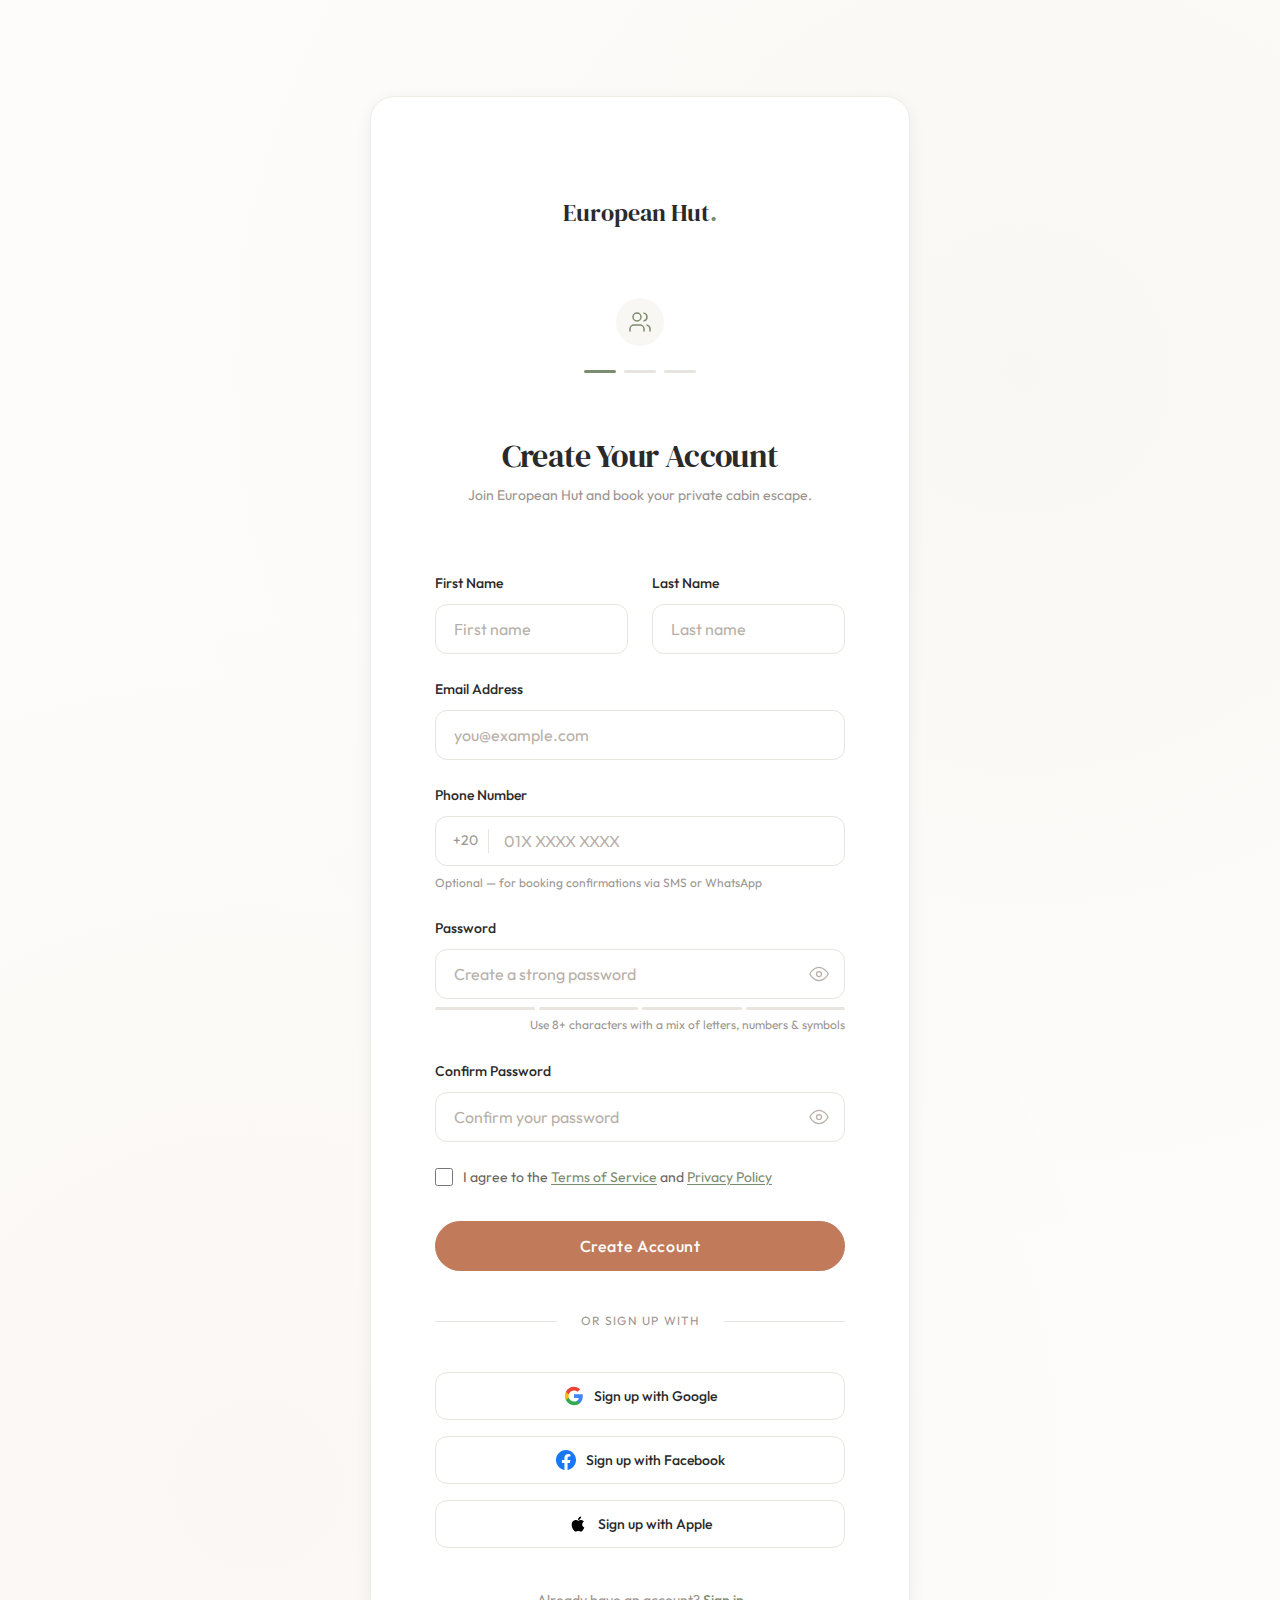
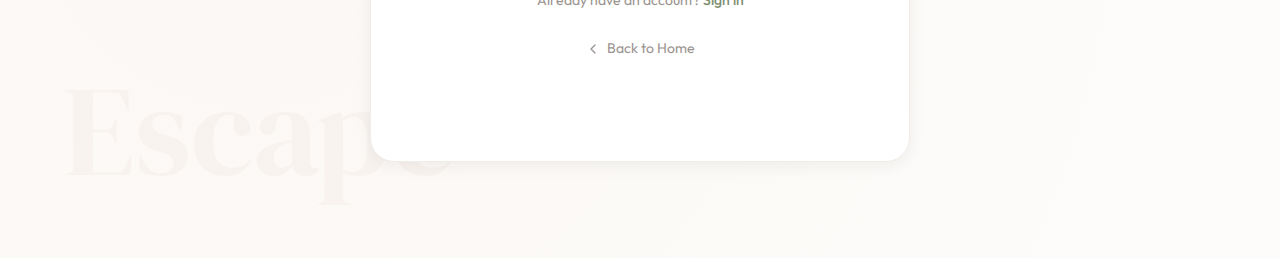
<file: v3-haven-retreats/register.html>
<!DOCTYPE html>
<html lang="en">
<head>
  <meta charset="UTF-8">
  <meta name="viewport" content="width=device-width, initial-scale=1.0">
  <meta name="description" content="Create your European Hut account and start booking luxury private cabin rentals in Egypt.">
  <title>Register — European Hut | الكوخ الأوروبي</title>

  <!-- Google Fonts -->
  <link rel="preconnect" href="https://fonts.googleapis.com">
  <link rel="preconnect" href="https://fonts.gstatic.com" crossorigin>
  <link href="https://fonts.googleapis.com/css2?family=Cairo:wght@400;600;700&family=DM+Serif+Display:ital@0;1&family=Outfit:wght@300;400;500;600&display=swap" rel="stylesheet">

  <!-- Stylesheet -->
  <link rel="stylesheet" href="styles.css">

  <!-- Favicon -->
  <link rel="icon" type="image/svg+xml" href="data:image/svg+xml,<svg xmlns='http://www.w3.org/2000/svg' viewBox='0 0 100 100'><polygon points='50,10 90,90 10,90' fill='%237C8C6E' opacity='0.9'/><rect x='40' y='55' width='20' height='35' fill='%23FDFCFA' rx='2'/></svg>">

  <style>
    /* ---- Auth Page Enhancements ---- */
    .auth-page {
      position: relative;
      background-color: var(--bg-warm);
      min-height: 100vh;
      padding-top: var(--space-2xl);
      padding-bottom: var(--space-2xl);
    }

    .auth-page::before {
      content: '';
      position: absolute;
      top: 0;
      left: 0;
      right: 0;
      bottom: 0;
      background-image:
        radial-gradient(circle at 80% 20%, rgba(124, 140, 110, 0.04) 0%, transparent 50%),
        radial-gradient(circle at 20% 80%, rgba(193, 123, 90, 0.04) 0%, transparent 50%);
      pointer-events: none;
    }

    .auth-card {
      position: relative;
      z-index: 1;
    }

    .auth-page__decoration {
      position: absolute;
      bottom: var(--space-xl);
      left: var(--space-xl);
      font-family: var(--font-serif);
      font-size: 8rem;
      line-height: 1;
      color: var(--accent-terracotta);
      opacity: 0.04;
      pointer-events: none;
      user-select: none;
    }

    .auth-card__welcome-icon {
      width: 48px;
      height: 48px;
      border-radius: 50%;
      background-color: var(--bg-cream);
      display: flex;
      align-items: center;
      justify-content: center;
      margin: 0 auto var(--space-md);
      color: var(--accent-sage);
    }

    .auth-card__welcome-icon svg {
      width: 24px;
      height: 24px;
    }

    .form-input-wrapper {
      position: relative;
    }

    .form-input-icon {
      position: absolute;
      right: 16px;
      top: 50%;
      transform: translateY(-50%);
      color: var(--text-light);
      cursor: pointer;
      width: 20px;
      height: 20px;
      transition: color var(--transition-fast);
    }

    .form-input-icon:hover {
      color: var(--text-secondary);
    }

    .btn--auth {
      width: 100%;
      padding: 16px;
      font-size: var(--text-base);
      margin-top: var(--space-xs);
    }

    .password-strength {
      display: flex;
      gap: 4px;
      margin-top: 8px;
    }

    .password-strength__bar {
      flex: 1;
      height: 3px;
      border-radius: 2px;
      background-color: var(--border-color);
      transition: background-color var(--transition-fast);
    }

    .password-strength__bar.weak { background-color: #D4564A; }
    .password-strength__bar.medium { background-color: var(--accent-terracotta); }
    .password-strength__bar.strong { background-color: var(--accent-sage); }

    .password-strength__text {
      font-size: var(--text-xs);
      color: var(--text-muted);
      margin-top: 4px;
      text-align: right;
    }

    .form-group--phone .form-input {
      padding-left: 68px;
    }

    .form-group--phone .phone-prefix {
      position: absolute;
      left: 18px;
      top: 50%;
      transform: translateY(-50%);
      font-size: var(--text-sm);
      color: var(--text-muted);
      pointer-events: none;
      border-right: 1px solid var(--border-color);
      padding-right: 10px;
    }

    .auth-steps {
      display: flex;
      justify-content: center;
      gap: 8px;
      margin-bottom: var(--space-xl);
    }

    .auth-steps__dot {
      width: 32px;
      height: 3px;
      border-radius: 2px;
      background-color: var(--border-color);
    }

    .auth-steps__dot.active {
      background-color: var(--accent-sage);
    }

    @media (max-width: 480px) {
      .auth-page__decoration {
        display: none;
      }
    }
  </style>
</head>
<body>

  <div class="auth-page">
    <!-- Decorative element -->
    <div class="auth-page__decoration">Escape</div>

    <div class="auth-card auth-card--wide">
      <!-- Logo -->
      <div class="auth-card__logo">
        <a href="index.html">European Hut<span>.</span></a>
      </div>

      <!-- Welcome Icon -->
      <div style="text-align: center;">
        <div class="auth-card__welcome-icon">
          <svg xmlns="http://www.w3.org/2000/svg" viewBox="0 0 24 24" fill="none" stroke="currentColor" stroke-width="1.5" stroke-linecap="round" stroke-linejoin="round"><path d="M16 21v-2a4 4 0 0 0-4-4H6a4 4 0 0 0-4 4v2"/><circle cx="9" cy="7" r="4"/><path d="M22 21v-2a4 4 0 0 0-3-3.87"/><path d="M16 3.13a4 4 0 0 1 0 7.75"/></svg>
        </div>
      </div>

      <!-- Progress dots -->
      <div class="auth-steps">
        <div class="auth-steps__dot active"></div>
        <div class="auth-steps__dot"></div>
        <div class="auth-steps__dot"></div>
      </div>

      <!-- Title -->
      <h1 class="auth-card__title">Create Your Account</h1>
      <p class="auth-card__subtitle">Join European Hut and book your private cabin escape.</p>

      <!-- Register Form -->
      <form id="registerForm" action="#" method="POST" novalidate>

        <!-- Name Row -->
        <div class="form-row">
          <div class="form-group">
            <label for="firstName" class="form-label">First Name</label>
            <input
              type="text"
              id="firstName"
              name="firstName"
              class="form-input"
              placeholder="First name"
              autocomplete="given-name"
              required
            >
          </div>
          <div class="form-group">
            <label for="lastName" class="form-label">Last Name</label>
            <input
              type="text"
              id="lastName"
              name="lastName"
              class="form-input"
              placeholder="Last name"
              autocomplete="family-name"
              required
            >
          </div>
        </div>

        <!-- Email -->
        <div class="form-group">
          <label for="email" class="form-label">Email Address</label>
          <input
            type="email"
            id="email"
            name="email"
            class="form-input"
            placeholder="you@example.com"
            autocomplete="email"
            required
          >
        </div>

        <!-- Phone -->
        <div class="form-group form-group--phone">
          <label for="phone" class="form-label">Phone Number</label>
          <div class="form-input-wrapper">
            <span class="phone-prefix">+20</span>
            <input
              type="tel"
              id="phone"
              name="phone"
              class="form-input"
              placeholder="01X XXXX XXXX"
              autocomplete="tel"
            >
          </div>
          <p class="form-hint">Optional — for booking confirmations via SMS or WhatsApp</p>
        </div>

        <!-- Password -->
        <div class="form-group">
          <label for="password" class="form-label">Password</label>
          <div class="form-input-wrapper">
            <input
              type="password"
              id="password"
              name="password"
              class="form-input"
              placeholder="Create a strong password"
              autocomplete="new-password"
              required
            >
            <svg class="form-input-icon" id="togglePassword" xmlns="http://www.w3.org/2000/svg" viewBox="0 0 24 24" fill="none" stroke="currentColor" stroke-width="1.5" stroke-linecap="round" stroke-linejoin="round"><path d="M1 12s4-8 11-8 11 8 11 8-4 8-11 8-11-8-11-8z"/><circle cx="12" cy="12" r="3"/></svg>
          </div>
          <div class="password-strength" id="passwordStrength">
            <div class="password-strength__bar" id="strengthBar1"></div>
            <div class="password-strength__bar" id="strengthBar2"></div>
            <div class="password-strength__bar" id="strengthBar3"></div>
            <div class="password-strength__bar" id="strengthBar4"></div>
          </div>
          <p class="password-strength__text" id="strengthText">Use 8+ characters with a mix of letters, numbers & symbols</p>
        </div>

        <!-- Confirm Password -->
        <div class="form-group">
          <label for="confirmPassword" class="form-label">Confirm Password</label>
          <div class="form-input-wrapper">
            <input
              type="password"
              id="confirmPassword"
              name="confirmPassword"
              class="form-input"
              placeholder="Confirm your password"
              autocomplete="new-password"
              required
            >
            <svg class="form-input-icon" id="toggleConfirmPassword" xmlns="http://www.w3.org/2000/svg" viewBox="0 0 24 24" fill="none" stroke="currentColor" stroke-width="1.5" stroke-linecap="round" stroke-linejoin="round"><path d="M1 12s4-8 11-8 11 8 11 8-4 8-11 8-11-8-11-8z"/><circle cx="12" cy="12" r="3"/></svg>
          </div>
        </div>

        <!-- Terms -->
        <div class="form-check">
          <input type="checkbox" id="terms" name="terms" required>
          <label for="terms">
            I agree to the <a href="#">Terms of Service</a> and <a href="#">Privacy Policy</a>
          </label>
        </div>

        <!-- Submit -->
        <button type="submit" class="btn btn--terracotta btn--auth">
          Create Account
        </button>
      </form>

      <!-- Divider -->
      <div class="auth-divider">
        <span>or sign up with</span>
      </div>

      <!-- Social Buttons -->
      <div class="social-buttons">
        <button type="button" class="social-btn">
          <svg xmlns="http://www.w3.org/2000/svg" viewBox="0 0 24 24" width="20" height="20">
            <path d="M22.56 12.25c0-.78-.07-1.53-.2-2.25H12v4.26h5.92a5.06 5.06 0 0 1-2.2 3.32v2.77h3.57c2.08-1.92 3.28-4.74 3.28-8.1z" fill="#4285F4"/>
            <path d="M12 23c2.97 0 5.46-.98 7.28-2.66l-3.57-2.77c-.98.66-2.23 1.06-3.71 1.06-2.86 0-5.29-1.93-6.16-4.53H2.18v2.84C3.99 20.53 7.7 23 12 23z" fill="#34A853"/>
            <path d="M5.84 14.09c-.22-.66-.35-1.36-.35-2.09s.13-1.43.35-2.09V7.07H2.18C1.43 8.55 1 10.22 1 12s.43 3.45 1.18 4.93l2.85-2.22.81-.62z" fill="#FBBC05"/>
            <path d="M12 5.38c1.62 0 3.06.56 4.21 1.64l3.15-3.15C17.45 2.09 14.97 1 12 1 7.7 1 3.99 3.47 2.18 7.07l3.66 2.84c.87-2.6 3.3-4.53 6.16-4.53z" fill="#EA4335"/>
          </svg>
          Sign up with Google
        </button>

        <button type="button" class="social-btn">
          <svg xmlns="http://www.w3.org/2000/svg" viewBox="0 0 24 24" width="20" height="20" fill="#1877F2">
            <path d="M24 12.073c0-6.627-5.373-12-12-12s-12 5.373-12 12c0 5.99 4.388 10.954 10.125 11.854v-8.385H7.078v-3.47h3.047V9.43c0-3.007 1.792-4.669 4.533-4.669 1.312 0 2.686.235 2.686.235v2.953H15.83c-1.491 0-1.956.925-1.956 1.874v2.25h3.328l-.532 3.47h-2.796v8.385C19.612 23.027 24 18.062 24 12.073z"/>
          </svg>
          Sign up with Facebook
        </button>

        <button type="button" class="social-btn">
          <svg xmlns="http://www.w3.org/2000/svg" viewBox="0 0 24 24" width="20" height="20" fill="#000000">
            <path d="M17.05 20.28c-.98.95-2.05.8-3.08.35-1.09-.46-2.09-.48-3.24 0-1.44.62-2.2.44-3.06-.35C2.79 15.25 3.51 7.59 9.05 7.31c1.35.07 2.29.74 3.08.8 1.18-.24 2.31-.93 3.57-.84 1.51.12 2.65.72 3.4 1.8-3.12 1.87-2.38 5.98.48 7.13-.57 1.5-1.31 2.99-2.54 4.09zM12.03 7.25c-.15-2.23 1.66-4.07 3.74-4.25.29 2.58-2.34 4.5-3.74 4.25z"/>
          </svg>
          Sign up with Apple
        </button>
      </div>

      <!-- Login link -->
      <p class="auth-footer">
        Already have an account? <a href="login.html">Sign in</a>
      </p>

      <!-- Back to home -->
      <div class="auth-back">
        <a href="index.html">
          <svg xmlns="http://www.w3.org/2000/svg" viewBox="0 0 24 24" fill="none" stroke="currentColor" stroke-width="2" stroke-linecap="round" stroke-linejoin="round"><path d="m15 18-6-6 6-6"/></svg>
          Back to Home
        </a>
      </div>
    </div>
  </div>

  <!-- Scripts -->
  <script>
    // Toggle password visibility - Password field
    function setupPasswordToggle(toggleId, inputId) {
      const toggle = document.getElementById(toggleId);
      const input = document.getElementById(inputId);

      toggle.addEventListener('click', () => {
        const type = input.getAttribute('type') === 'password' ? 'text' : 'password';
        input.setAttribute('type', type);

        if (type === 'text') {
          toggle.innerHTML = '<path d="M17.94 17.94A10.07 10.07 0 0 1 12 20c-7 0-11-8-11-8a18.45 18.45 0 0 1 5.06-5.94M9.9 4.24A9.12 9.12 0 0 1 12 4c7 0 11 8 11 8a18.5 18.5 0 0 1-2.16 3.19m-6.72-1.07a3 3 0 1 1-4.24-4.24"/><line x1="1" y1="1" x2="23" y2="23"/>';
        } else {
          toggle.innerHTML = '<path d="M1 12s4-8 11-8 11 8 11 8-4 8-11 8-11-8-11-8z"/><circle cx="12" cy="12" r="3"/>';
        }
      });
    }

    setupPasswordToggle('togglePassword', 'password');
    setupPasswordToggle('toggleConfirmPassword', 'confirmPassword');

    // Password strength meter
    const passwordInput = document.getElementById('password');
    const bars = [
      document.getElementById('strengthBar1'),
      document.getElementById('strengthBar2'),
      document.getElementById('strengthBar3'),
      document.getElementById('strengthBar4')
    ];
    const strengthText = document.getElementById('strengthText');

    passwordInput.addEventListener('input', () => {
      const value = passwordInput.value;
      let strength = 0;

      if (value.length >= 8) strength++;
      if (/[a-z]/.test(value) && /[A-Z]/.test(value)) strength++;
      if (/[0-9]/.test(value)) strength++;
      if (/[^a-zA-Z0-9]/.test(value)) strength++;

      // Reset bars
      bars.forEach(bar => {
        bar.className = 'password-strength__bar';
      });

      // Color bars based on strength
      const strengthLabels = ['', 'Weak', 'Fair', 'Good', 'Strong'];
      const strengthClasses = ['', 'weak', 'medium', 'medium', 'strong'];

      for (let i = 0; i < strength; i++) {
        bars[i].classList.add(strengthClasses[strength]);
      }

      if (value.length === 0) {
        strengthText.textContent = 'Use 8+ characters with a mix of letters, numbers & symbols';
      } else {
        strengthText.textContent = `Password strength: ${strengthLabels[strength]}`;
      }
    });

    // Form validation
    const registerForm = document.getElementById('registerForm');

    registerForm.addEventListener('submit', (e) => {
      e.preventDefault();

      const firstName = document.getElementById('firstName');
      const lastName = document.getElementById('lastName');
      const email = document.getElementById('email');
      const password = document.getElementById('password');
      const confirmPassword = document.getElementById('confirmPassword');
      const terms = document.getElementById('terms');
      let isValid = true;

      // Reset error states
      const inputs = registerForm.querySelectorAll('.form-input');
      inputs.forEach(input => input.classList.remove('form-input--error'));

      // Validate first name
      if (!firstName.value.trim()) {
        firstName.classList.add('form-input--error');
        isValid = false;
      }

      // Validate last name
      if (!lastName.value.trim()) {
        lastName.classList.add('form-input--error');
        isValid = false;
      }

      // Validate email
      if (!email.value || !email.value.includes('@') || !email.value.includes('.')) {
        email.classList.add('form-input--error');
        isValid = false;
      }

      // Validate password
      if (!password.value || password.value.length < 8) {
        password.classList.add('form-input--error');
        isValid = false;
      }

      // Validate confirm password
      if (confirmPassword.value !== password.value) {
        confirmPassword.classList.add('form-input--error');
        isValid = false;
      }

      // Validate terms
      if (!terms.checked) {
        terms.style.outline = '2px solid #D4564A';
        isValid = false;
        setTimeout(() => { terms.style.outline = 'none'; }, 2000);
      }

      if (isValid) {
        // Update progress dots
        const dots = document.querySelectorAll('.auth-steps__dot');
        dots[1].classList.add('active');

        const submitBtn = registerForm.querySelector('button[type="submit"]');
        submitBtn.textContent = 'Creating account...';
        submitBtn.disabled = true;
        submitBtn.style.opacity = '0.7';

        setTimeout(() => {
          dots[2].classList.add('active');
          submitBtn.textContent = 'Account created!';
          submitBtn.style.backgroundColor = 'var(--accent-sage)';
          submitBtn.style.borderColor = 'var(--accent-sage)';

          setTimeout(() => {
            window.location.href = 'login.html';
          }, 1000);
        }, 1500);
      }
    });
  </script>

</body>
</html>
</file>
<file: v3-haven-retreats/styles.css>
/* ==========================================================================
   EUROPEAN HUT (الكوخ الأوروبي) — Luxury Cabin Rentals
   Design Direction: Scandinavian + Japanese minimalism + Editorial
   ==========================================================================
   Table of Contents:
   1. CSS Custom Properties
   2. Reset & Base Styles
   3. Typography System
   4. Layout Utilities
   4b. Announcement Banner
   5. Navigation
   6. Hero Section
   7. About / Intro Section
   8. Cabin Cards Grid
   9. Amenities Section
   10. Image Break Section
   11. House Rules Section
   12. Call-to-Action
   13. Footer
   14. Buttons & Interactive
   15. Form Elements
   16. Animations & Transitions
   17. Responsive — Tablet
   18. Responsive — Mobile
   ========================================================================== */

/* --------------------------------------------------------------------------
   1. CSS Custom Properties
   -------------------------------------------------------------------------- */
:root {
  /* — Backgrounds — */
  --bg-primary: #FFFFFF;
  --bg-warm: #FDFCFA;
  --bg-cream: #F9F7F4;
  --bg-sand-light: #F3EDE7;

  /* — Accent Colors — */
  --accent-sage: #7C8C6E;
  --accent-sage-light: #9AAD8C;
  --accent-sage-dark: #5F6D54;
  --accent-terracotta: #C17B5A;
  --accent-terracotta-light: #D4946F;
  --accent-terracotta-dark: #A8654A;
  --accent-sand: #D4C5B2;
  --accent-sand-light: #E5DAC9;

  /* — Text — */
  --text-primary: #2A2A2A;
  --text-secondary: #6B6560;
  --text-muted: #9B9490;
  --text-light: #B8B0A8;

  /* — Borders — */
  --border-color: #E8E4DF;
  --border-light: #F0ECE8;
  --border-dark: #D4CFC9;

  /* — Shadows — */
  --shadow-xs: 0 1px 2px rgba(42, 42, 42, 0.03);
  --shadow-sm: 0 2px 8px rgba(42, 42, 42, 0.04);
  --shadow-md: 0 4px 16px rgba(42, 42, 42, 0.06);
  --shadow-lg: 0 8px 32px rgba(42, 42, 42, 0.08);
  --shadow-hover: 0 8px 24px rgba(42, 42, 42, 0.1);

  /* — Spacing Scale — */
  --space-xs: 0.5rem;     /* 8px */
  --space-sm: 1rem;       /* 16px */
  --space-md: 1.5rem;     /* 24px */
  --space-lg: 2.5rem;     /* 40px */
  --space-xl: 4rem;       /* 64px */
  --space-2xl: 6rem;      /* 96px */
  --space-3xl: 8rem;      /* 128px */
  --space-4xl: 10rem;     /* 160px */

  /* — Radii — */
  --radius-sm: 8px;
  --radius-md: 12px;
  --radius-lg: 16px;
  --radius-xl: 24px;
  --radius-full: 9999px;

  /* — Typography — */
  --font-serif: 'DM Serif Display', 'Georgia', serif;
  --font-sans: 'Outfit', 'Helvetica Neue', sans-serif;

  --text-xs: 0.75rem;
  --text-sm: 0.875rem;
  --text-base: 1rem;
  --text-lg: 1.125rem;
  --text-xl: 1.25rem;
  --text-2xl: 1.5rem;
  --text-3xl: 2rem;
  --text-4xl: 2.75rem;
  --text-5xl: 3.5rem;
  --text-6xl: 4.5rem;

  /* — Transitions — */
  --ease-out: cubic-bezier(0.25, 0.46, 0.45, 0.94);
  --ease-in-out: cubic-bezier(0.42, 0, 0.58, 1);
  --transition-fast: 200ms var(--ease-out);
  --transition-base: 350ms var(--ease-out);
  --transition-slow: 500ms var(--ease-in-out);

  /* — Layout — */
  --max-width: 1280px;
  --max-width-narrow: 960px;
  --max-width-text: 680px;
  --nav-height: 80px;
}

/* --------------------------------------------------------------------------
   2. Reset & Base Styles
   -------------------------------------------------------------------------- */
*,
*::before,
*::after {
  margin: 0;
  padding: 0;
  box-sizing: border-box;
}

html {
  font-size: 16px;
  scroll-behavior: smooth;
  -webkit-font-smoothing: antialiased;
  -moz-osx-font-smoothing: grayscale;
}

body {
  font-family: var(--font-sans);
  font-weight: 400;
  font-size: var(--text-base);
  line-height: 1.7;
  color: var(--text-primary);
  background-color: var(--bg-primary);
  overflow-x: hidden;
}

img {
  display: block;
  max-width: 100%;
  height: auto;
}

a {
  color: inherit;
  text-decoration: none;
  transition: color var(--transition-fast);
}

ul, ol {
  list-style: none;
}

button {
  font-family: inherit;
  cursor: pointer;
  border: none;
  background: none;
}

input, textarea, select {
  font-family: inherit;
  font-size: inherit;
}

::selection {
  background-color: var(--accent-sage);
  color: var(--bg-primary);
}

/* --------------------------------------------------------------------------
   3. Typography System
   -------------------------------------------------------------------------- */
h1, h2, h3, h4, h5, h6 {
  font-family: var(--font-serif);
  font-weight: 400;
  line-height: 1.2;
  color: var(--text-primary);
}

h1 {
  font-size: var(--text-6xl);
  letter-spacing: -0.02em;
}

h2 {
  font-size: var(--text-5xl);
  letter-spacing: -0.01em;
}

h3 {
  font-size: var(--text-4xl);
}

h4 {
  font-size: var(--text-3xl);
}

h5 {
  font-size: var(--text-2xl);
}

h6 {
  font-size: var(--text-xl);
}

p {
  color: var(--text-secondary);
  line-height: 1.8;
}

.text-muted {
  color: var(--text-muted);
}

.text-serif {
  font-family: var(--font-serif);
}

.text-uppercase {
  text-transform: uppercase;
  letter-spacing: 0.15em;
  font-size: var(--text-xs);
  font-weight: 500;
}

/* --------------------------------------------------------------------------
   4. Layout Utilities
   -------------------------------------------------------------------------- */
.container {
  max-width: var(--max-width);
  margin: 0 auto;
  padding: 0 var(--space-lg);
}

.container--narrow {
  max-width: var(--max-width-narrow);
}

.container--text {
  max-width: var(--max-width-text);
}

.section {
  padding: var(--space-4xl) 0;
}

.section--cream {
  background-color: var(--bg-cream);
}

.section--warm {
  background-color: var(--bg-warm);
}

.section--sand {
  background-color: var(--bg-sand-light);
}

.divider {
  width: 60px;
  height: 1px;
  background-color: var(--border-color);
  border: none;
  margin: var(--space-lg) 0;
}

.divider--center {
  margin-left: auto;
  margin-right: auto;
}

.text-center {
  text-align: center;
}

.sr-only {
  position: absolute;
  width: 1px;
  height: 1px;
  padding: 0;
  margin: -1px;
  overflow: hidden;
  clip: rect(0, 0, 0, 0);
  white-space: nowrap;
  border-width: 0;
}

/* --------------------------------------------------------------------------
   4b. Announcement Banner
   -------------------------------------------------------------------------- */
.announcement-banner {
  background-color: var(--accent-sage);
  color: var(--bg-primary);
  padding: 10px 0;
  position: relative;
  z-index: 1001;
}

.announcement-banner__inner {
  max-width: var(--max-width);
  margin: 0 auto;
  padding: 0 var(--space-lg);
  display: flex;
  align-items: center;
  justify-content: center;
  gap: var(--space-md);
}

.announcement-banner p {
  font-size: var(--text-sm);
  color: var(--bg-primary);
  text-align: center;
  margin: 0;
  line-height: 1.5;
}

.announcement-banner__close {
  display: flex;
  align-items: center;
  justify-content: center;
  width: 24px;
  height: 24px;
  border-radius: 50%;
  color: rgba(255, 255, 255, 0.7);
  transition: all var(--transition-fast);
  flex-shrink: 0;
}

.announcement-banner__close:hover {
  color: var(--bg-primary);
  background-color: rgba(255, 255, 255, 0.15);
}

/* --------------------------------------------------------------------------
   5. Navigation
   -------------------------------------------------------------------------- */
.navbar {
  position: fixed;
  top: 0;
  left: 0;
  right: 0;
  z-index: 1000;
  height: var(--nav-height);
  background-color: rgba(255, 255, 255, 0.96);
  backdrop-filter: blur(20px);
  -webkit-backdrop-filter: blur(20px);
  border-bottom: 1px solid var(--border-light);
  transition: all var(--transition-base);
}

.navbar.scrolled {
  box-shadow: var(--shadow-xs);
}

.navbar__inner {
  max-width: var(--max-width);
  margin: 0 auto;
  padding: 0 var(--space-lg);
  height: 100%;
  display: flex;
  align-items: center;
  justify-content: space-between;
}

.navbar__logo {
  font-family: var(--font-serif);
  font-size: var(--text-xl);
  color: var(--text-primary);
  letter-spacing: 0.02em;
  transition: opacity var(--transition-fast);
}

.navbar__logo:hover {
  opacity: 0.7;
}

.navbar__logo span {
  color: var(--accent-sage);
}

.navbar__links {
  display: flex;
  align-items: center;
  gap: var(--space-lg);
}

.navbar__link {
  font-size: var(--text-sm);
  font-weight: 400;
  letter-spacing: 0.08em;
  text-transform: uppercase;
  color: var(--text-secondary);
  position: relative;
  padding: var(--space-xs) 0;
  transition: color var(--transition-fast);
}

.navbar__link:hover,
.navbar__link--active {
  color: var(--text-primary);
}

.navbar__link::after {
  content: '';
  position: absolute;
  bottom: 0;
  left: 0;
  width: 0;
  height: 1px;
  background-color: var(--accent-sage);
  transition: width var(--transition-base);
}

.navbar__link:hover::after,
.navbar__link--active::after {
  width: 100%;
}

.navbar__auth {
  display: flex;
  align-items: center;
  gap: var(--space-md);
}

.navbar__auth-link {
  font-size: var(--text-sm);
  font-weight: 400;
  letter-spacing: 0.05em;
  color: var(--text-muted);
  transition: color var(--transition-fast);
}

.navbar__auth-link:hover {
  color: var(--text-primary);
}

.navbar__auth-link--register {
  padding: 0.5rem 1.25rem;
  border: 1px solid var(--border-color);
  border-radius: var(--radius-full);
  color: var(--text-primary);
  transition: all var(--transition-fast);
}

.navbar__auth-link--register:hover {
  background-color: var(--text-primary);
  border-color: var(--text-primary);
  color: var(--bg-primary);
}

/* Mobile Menu Toggle */
.navbar__toggle {
  display: none;
  flex-direction: column;
  gap: 5px;
  width: 24px;
  cursor: pointer;
  background: none;
  border: none;
  padding: 4px 0;
}

.navbar__toggle span {
  display: block;
  width: 100%;
  height: 1.5px;
  background-color: var(--text-primary);
  transition: all var(--transition-fast);
}

.navbar__toggle.active span:nth-child(1) {
  transform: rotate(45deg) translate(5px, 5px);
}

.navbar__toggle.active span:nth-child(2) {
  opacity: 0;
}

.navbar__toggle.active span:nth-child(3) {
  transform: rotate(-45deg) translate(5px, -5px);
}

/* --------------------------------------------------------------------------
   6. Hero Section
   -------------------------------------------------------------------------- */
.hero {
  padding-top: calc(var(--nav-height) + var(--space-3xl));
  padding-bottom: var(--space-3xl);
  background-color: var(--bg-warm);
}

.hero__inner {
  max-width: var(--max-width);
  margin: 0 auto;
  padding: 0 var(--space-lg);
  display: grid;
  grid-template-columns: 1fr 1.2fr;
  gap: var(--space-xl);
  align-items: center;
}

.hero__content {
  padding-right: var(--space-xl);
}

.hero__label {
  display: inline-block;
  font-size: var(--text-xs);
  font-weight: 500;
  letter-spacing: 0.2em;
  text-transform: uppercase;
  color: var(--accent-sage);
  margin-bottom: var(--space-md);
}

.hero__title {
  font-size: var(--text-6xl);
  line-height: 1.08;
  margin-bottom: var(--space-lg);
  color: var(--text-primary);
}

.hero__title em {
  font-style: italic;
  color: var(--accent-sage);
}

.hero__description {
  font-size: var(--text-lg);
  line-height: 1.8;
  color: var(--text-secondary);
  margin-bottom: var(--space-xl);
  max-width: 440px;
}

.hero__actions {
  display: flex;
  align-items: center;
  gap: var(--space-md);
}

.hero__image {
  position: relative;
}

.hero__image img {
  width: 100%;
  height: 600px;
  object-fit: cover;
  border-radius: var(--radius-xl);
}

.hero__image-badge {
  position: absolute;
  bottom: var(--space-lg);
  left: calc(var(--space-lg) * -0.5);
  background-color: var(--bg-primary);
  padding: var(--space-md) var(--space-lg);
  border-radius: var(--radius-lg);
  box-shadow: var(--shadow-md);
  display: flex;
  align-items: center;
  gap: var(--space-sm);
}

.hero__image-badge svg {
  color: var(--accent-terracotta);
}

.hero__image-badge-text {
  font-size: var(--text-sm);
  font-weight: 500;
  color: var(--text-primary);
}

.hero__image-badge-text span {
  display: block;
  font-size: var(--text-xs);
  color: var(--text-muted);
  font-weight: 400;
}

/* --------------------------------------------------------------------------
   7. About / Intro Section
   -------------------------------------------------------------------------- */
.intro {
  padding: var(--space-4xl) 0;
  background-color: var(--bg-primary);
}

.intro__inner {
  max-width: var(--max-width-narrow);
  margin: 0 auto;
  padding: 0 var(--space-lg);
  text-align: center;
}

.intro__label {
  font-size: var(--text-xs);
  font-weight: 500;
  letter-spacing: 0.2em;
  text-transform: uppercase;
  color: var(--accent-sage);
  margin-bottom: var(--space-lg);
}

.intro__quote {
  font-family: var(--font-serif);
  font-size: var(--text-4xl);
  line-height: 1.35;
  color: var(--text-primary);
  margin-bottom: var(--space-xl);
  font-weight: 400;
}

.intro__quote em {
  font-style: italic;
  color: var(--accent-terracotta);
}

.intro__text {
  font-size: var(--text-lg);
  line-height: 1.9;
  color: var(--text-secondary);
  max-width: var(--max-width-text);
  margin: 0 auto;
}

.intro__line {
  width: 1px;
  height: 60px;
  background-color: var(--border-color);
  margin: var(--space-xl) auto 0;
}

/* --------------------------------------------------------------------------
   7b. Property Highlights
   -------------------------------------------------------------------------- */
.highlights {
  padding: var(--space-4xl) 0;
  background-color: var(--bg-cream);
}

.highlights__header {
  text-align: center;
  margin-bottom: var(--space-3xl);
}

.highlights__label {
  font-size: var(--text-xs);
  font-weight: 500;
  letter-spacing: 0.2em;
  text-transform: uppercase;
  color: var(--accent-sage);
  margin-bottom: var(--space-sm);
}

.highlights__title {
  font-size: var(--text-5xl);
  margin-bottom: var(--space-md);
}

.highlight-row {
  display: grid;
  grid-template-columns: 1.1fr 1fr;
  gap: var(--space-xl);
  align-items: center;
  margin-bottom: var(--space-3xl);
}

.highlight-row:last-child {
  margin-bottom: 0;
}

.highlight-row--reverse {
  direction: rtl;
}

.highlight-row--reverse > * {
  direction: ltr;
}

.highlight-row__image {
  position: relative;
  border-radius: var(--radius-xl);
  overflow: hidden;
}

.highlight-row__image img {
  width: 100%;
  height: 420px;
  object-fit: cover;
  display: block;
  transition: transform var(--transition-slow);
}

.highlight-row:hover .highlight-row__image img {
  transform: scale(1.03);
}

.highlight-row__content {
  padding: var(--space-lg);
}

.highlight-row__label {
  display: inline-block;
  font-size: var(--text-xs);
  font-weight: 500;
  letter-spacing: 0.2em;
  text-transform: uppercase;
  color: var(--accent-terracotta);
  margin-bottom: var(--space-sm);
}

.highlight-row__title {
  font-family: var(--font-serif);
  font-size: var(--text-3xl);
  color: var(--text-primary);
  margin-bottom: var(--space-md);
}

.highlight-row__text {
  font-size: var(--text-base);
  line-height: 1.8;
  color: var(--text-secondary);
  margin-bottom: var(--space-lg);
}

.highlight-row__list {
  list-style: none;
  padding: 0;
  display: grid;
  grid-template-columns: 1fr 1fr;
  gap: 10px;
}

.highlight-row__list li {
  font-size: var(--text-sm);
  color: var(--text-secondary);
  padding-left: 20px;
  position: relative;
}

.highlight-row__list li::before {
  content: '';
  position: absolute;
  left: 0;
  top: 8px;
  width: 8px;
  height: 8px;
  border-radius: 50%;
  background-color: var(--accent-sage);
  opacity: 0.5;
}

/* --------------------------------------------------------------------------
   8. Cabin Cards Grid
   -------------------------------------------------------------------------- */
.cabins {
  padding: var(--space-4xl) 0;
  background-color: var(--bg-cream);
}

.cabins__header {
  text-align: center;
  margin-bottom: var(--space-3xl);
}

.cabins__label {
  font-size: var(--text-xs);
  font-weight: 500;
  letter-spacing: 0.2em;
  text-transform: uppercase;
  color: var(--accent-sage);
  margin-bottom: var(--space-sm);
}

.cabins__title {
  font-size: var(--text-5xl);
  margin-bottom: var(--space-md);
}

.cabins__subtitle {
  font-size: var(--text-lg);
  color: var(--text-secondary);
  max-width: 520px;
  margin: 0 auto;
}

.cabins__grid {
  display: grid;
  grid-template-columns: repeat(3, 1fr);
  gap: var(--space-lg);
}

.cabins__grid--four {
  grid-template-columns: repeat(2, 1fr);
}

.cabin-card {
  background-color: var(--bg-primary);
  border-radius: var(--radius-lg);
  overflow: hidden;
  border: 1px solid var(--border-light);
  transition: all var(--transition-base);
  position: relative;
}

.cabin-card:hover {
  box-shadow: var(--shadow-hover);
  transform: translateY(-4px);
  border-color: transparent;
}

.cabin-card__image-wrap {
  position: relative;
  overflow: hidden;
}

.cabin-card__image {
  width: 100%;
  height: 260px;
  object-fit: cover;
  transition: transform var(--transition-slow);
}

.cabin-card:hover .cabin-card__image {
  transform: scale(1.03);
}

.cabin-card__favorite {
  position: absolute;
  top: var(--space-sm);
  right: var(--space-sm);
  width: 36px;
  height: 36px;
  border-radius: 50%;
  background-color: rgba(255, 255, 255, 0.9);
  backdrop-filter: blur(8px);
  display: flex;
  align-items: center;
  justify-content: center;
  border: none;
  cursor: pointer;
  transition: all var(--transition-fast);
  color: var(--text-muted);
}

.cabin-card__favorite:hover {
  background-color: var(--bg-primary);
  color: var(--accent-terracotta);
  transform: scale(1.1);
}

.cabin-card__favorite.active {
  color: var(--accent-terracotta);
}

.cabin-card__favorite svg {
  width: 18px;
  height: 18px;
}

/* Cabin card badge (e.g. "Best Seller", "Premium") */
.cabin-card__badge {
  position: absolute;
  top: var(--space-sm);
  left: var(--space-sm);
  padding: 5px 14px;
  border-radius: var(--radius-full);
  font-size: 0.7rem;
  font-weight: 600;
  letter-spacing: 0.04em;
  text-transform: uppercase;
  background-color: var(--accent-sage);
  color: var(--bg-primary);
  z-index: 1;
}

.cabin-card__badge--value {
  background-color: var(--accent-terracotta);
}

.cabin-card__badge--premium {
  background-color: var(--text-primary);
}

/* Cabin card check-in time */
.cabin-card__checkin {
  font-size: var(--text-xs);
  color: var(--text-muted);
  letter-spacing: 0.02em;
}

.cabin-card__body {
  padding: var(--space-md) var(--space-md) var(--space-lg);
}

.cabin-card__name {
  font-family: var(--font-serif);
  font-size: var(--text-xl);
  margin-bottom: var(--space-xs);
  color: var(--text-primary);
}

.cabin-card__location {
  font-size: var(--text-sm);
  color: var(--text-muted);
  margin-bottom: var(--space-sm);
  display: flex;
  align-items: center;
  gap: 4px;
}

.cabin-card__location svg {
  width: 14px;
  height: 14px;
}

.cabin-card__description {
  font-size: var(--text-sm);
  color: var(--text-secondary);
  line-height: 1.7;
  margin-bottom: var(--space-md);
}

.cabin-card__tags {
  display: flex;
  flex-wrap: wrap;
  gap: 6px;
  margin-bottom: var(--space-md);
}

.cabin-card__tag {
  font-size: 0.7rem;
  font-weight: 500;
  letter-spacing: 0.04em;
  padding: 4px 12px;
  border-radius: var(--radius-full);
  background-color: var(--bg-cream);
  color: var(--text-secondary);
  border: 1px solid var(--border-light);
}

.cabin-card__footer {
  display: flex;
  align-items: center;
  justify-content: space-between;
  padding-top: var(--space-sm);
  border-top: 1px solid var(--border-light);
}

.cabin-card__price {
  font-size: var(--text-sm);
  color: var(--text-muted);
}

.cabin-card__price strong {
  font-family: var(--font-serif);
  font-size: var(--text-xl);
  color: var(--text-primary);
  font-weight: 400;
}

.cabin-card__link {
  font-size: var(--text-sm);
  font-weight: 500;
  color: var(--accent-sage);
  letter-spacing: 0.03em;
  display: flex;
  align-items: center;
  gap: 6px;
  transition: all var(--transition-fast);
}

.cabin-card__link:hover {
  color: var(--accent-sage-dark);
  gap: 10px;
}

.cabin-card__link svg {
  width: 16px;
  height: 16px;
  transition: transform var(--transition-fast);
}

.cabin-card__link:hover svg {
  transform: translateX(2px);
}

/* --------------------------------------------------------------------------
   9. Amenities Section
   -------------------------------------------------------------------------- */
.amenities {
  padding: var(--space-4xl) 0;
  background-color: var(--bg-primary);
}

.amenities__header {
  text-align: center;
  margin-bottom: var(--space-3xl);
}

.amenities__label {
  font-size: var(--text-xs);
  font-weight: 500;
  letter-spacing: 0.2em;
  text-transform: uppercase;
  color: var(--accent-sage);
  margin-bottom: var(--space-sm);
}

.amenities__title {
  font-size: var(--text-4xl);
  margin-bottom: var(--space-md);
}

.amenities__grid {
  display: grid;
  grid-template-columns: repeat(4, 1fr);
  gap: 0;
  border: 1px solid var(--border-color);
  border-radius: var(--radius-lg);
  overflow: hidden;
}

.amenity-item {
  padding: var(--space-xl) var(--space-lg);
  text-align: center;
  border-right: 1px solid var(--border-color);
  border-bottom: 1px solid var(--border-color);
  transition: background-color var(--transition-base);
  background-color: var(--bg-primary);
}

.amenity-item:nth-child(4n) {
  border-right: none;
}

.amenity-item:nth-last-child(-n+4) {
  border-bottom: none;
}

.amenity-item:hover {
  background-color: var(--bg-cream);
}

.amenity-item__icon {
  width: 48px;
  height: 48px;
  margin: 0 auto var(--space-md);
  display: flex;
  align-items: center;
  justify-content: center;
  color: var(--accent-sage);
}

.amenity-item__icon svg {
  width: 28px;
  height: 28px;
  stroke-width: 1.5;
}

.amenity-item__name {
  font-family: var(--font-serif);
  font-size: var(--text-base);
  color: var(--text-primary);
  margin-bottom: 4px;
}

.amenity-item__desc {
  font-size: var(--text-xs);
  color: var(--text-muted);
}

/* --------------------------------------------------------------------------
   9b. Photo Gallery
   -------------------------------------------------------------------------- */
.gallery {
  padding: var(--space-4xl) 0;
  background-color: var(--bg-warm);
}

.gallery__header {
  text-align: center;
  margin-bottom: var(--space-3xl);
}

.gallery__label {
  font-size: var(--text-xs);
  font-weight: 500;
  letter-spacing: 0.2em;
  text-transform: uppercase;
  color: var(--accent-sage);
  margin-bottom: var(--space-sm);
}

.gallery__title {
  font-size: var(--text-4xl);
  margin-bottom: var(--space-md);
}

.gallery__subtitle {
  font-size: var(--text-lg);
  color: var(--text-secondary);
  max-width: 560px;
  margin: 0 auto;
}

.gallery__grid {
  display: grid;
  grid-template-columns: repeat(4, 1fr);
  grid-auto-rows: 260px;
  gap: var(--space-sm);
}

.gallery__item {
  position: relative;
  border-radius: var(--radius-md);
  overflow: hidden;
  cursor: pointer;
}

.gallery__item--wide {
  grid-column: span 2;
}

.gallery__item img {
  width: 100%;
  height: 100%;
  object-fit: cover;
  display: block;
  transition: transform var(--transition-slow);
}

.gallery__item:hover img {
  transform: scale(1.05);
}

.gallery__item-overlay {
  position: absolute;
  bottom: 0;
  left: 0;
  right: 0;
  padding: var(--space-md) var(--space-md) var(--space-sm);
  background: linear-gradient(to top, rgba(0, 0, 0, 0.55) 0%, transparent 100%);
  opacity: 0;
  transition: opacity var(--transition-base);
}

.gallery__item:hover .gallery__item-overlay {
  opacity: 1;
}

.gallery__item-overlay span {
  font-size: var(--text-sm);
  font-weight: 500;
  color: #fff;
  letter-spacing: 0.03em;
}

/* --------------------------------------------------------------------------
   10. Image Break Section
   -------------------------------------------------------------------------- */
.image-break {
  padding: var(--space-xl) 0;
  background-color: var(--bg-primary);
}

.image-break__container {
  max-width: var(--max-width);
  margin: 0 auto;
  padding: 0 var(--space-lg);
}

.image-break__img {
  width: 100%;
  height: 500px;
  object-fit: cover;
  border-radius: var(--radius-xl);
}

.image-break--full {
  padding: 0;
}

.image-break--full .image-break__container {
  max-width: 100%;
  padding: 0;
}

.image-break--full .image-break__img {
  border-radius: 0;
  height: 550px;
}

/* --------------------------------------------------------------------------
   11. House Rules Section
   -------------------------------------------------------------------------- */
.rules {
  padding: var(--space-4xl) 0;
  background-color: var(--bg-cream);
}

.rules__header {
  text-align: center;
  margin-bottom: var(--space-3xl);
}

.rules__label {
  font-size: var(--text-xs);
  font-weight: 500;
  letter-spacing: 0.2em;
  text-transform: uppercase;
  color: var(--accent-sage);
  margin-bottom: var(--space-sm);
}

.rules__title {
  font-size: var(--text-4xl);
}

.rules__grid {
  display: grid;
  grid-template-columns: repeat(3, 1fr);
  gap: var(--space-lg);
}

.rule-card {
  background-color: var(--bg-primary);
  border-radius: var(--radius-lg);
  padding: var(--space-xl);
  border: 1px solid var(--border-light);
  position: relative;
  transition: all var(--transition-base);
  text-align: center;
}

.rule-card:hover {
  box-shadow: var(--shadow-sm);
  transform: translateY(-2px);
}

.rule-card__icon {
  width: 48px;
  height: 48px;
  border-radius: 50%;
  background-color: var(--bg-cream);
  display: flex;
  align-items: center;
  justify-content: center;
  margin: 0 auto var(--space-md);
  color: var(--accent-sage);
}

.rule-card__icon svg {
  width: 24px;
  height: 24px;
}

.rule-card__title {
  font-family: var(--font-serif);
  font-size: var(--text-lg);
  color: var(--text-primary);
  margin-bottom: var(--space-xs);
}

.rule-card__text {
  font-size: var(--text-sm);
  line-height: 1.8;
  color: var(--text-secondary);
}

/* --------------------------------------------------------------------------
   12. Call-to-Action
   -------------------------------------------------------------------------- */
.cta {
  padding: var(--space-4xl) 0;
  background-color: var(--bg-primary);
}

.cta__inner {
  max-width: var(--max-width-narrow);
  margin: 0 auto;
  padding: 0 var(--space-lg);
  text-align: center;
}

.cta__label {
  font-size: var(--text-xs);
  font-weight: 500;
  letter-spacing: 0.2em;
  text-transform: uppercase;
  color: var(--accent-sage);
  margin-bottom: var(--space-md);
}

.cta__title {
  font-size: var(--text-5xl);
  margin-bottom: var(--space-md);
}

.cta__text {
  font-size: var(--text-lg);
  color: var(--text-secondary);
  margin-bottom: var(--space-xl);
  max-width: 480px;
  margin-left: auto;
  margin-right: auto;
}

.cta__contact-info {
  display: flex;
  align-items: center;
  justify-content: center;
  gap: var(--space-xl);
  margin-bottom: var(--space-xl);
  flex-wrap: wrap;
}

.cta__contact-item {
  display: inline-flex;
  align-items: center;
  gap: 8px;
  font-size: var(--text-base);
  color: var(--text-secondary);
  transition: color var(--transition-fast);
  font-weight: 500;
}

.cta__contact-item:hover {
  color: var(--accent-sage);
}

.cta__contact-item svg {
  color: var(--accent-sage);
  flex-shrink: 0;
}

.cta__actions {
  display: flex;
  align-items: center;
  justify-content: center;
  gap: var(--space-md);
}

/* --------------------------------------------------------------------------
   13. Footer
   -------------------------------------------------------------------------- */
.footer {
  padding: var(--space-3xl) 0 var(--space-xl);
  background-color: var(--bg-cream);
  border-top: 1px solid var(--border-color);
}

.footer__inner {
  max-width: var(--max-width);
  margin: 0 auto;
  padding: 0 var(--space-lg);
}

.footer__top {
  display: grid;
  grid-template-columns: 1.5fr 1fr 1fr 1fr;
  gap: var(--space-xl);
  padding-bottom: var(--space-3xl);
  border-bottom: 1px solid var(--border-color);
}

.footer__brand {
  padding-right: var(--space-xl);
}

.footer__logo {
  font-family: var(--font-serif);
  font-size: var(--text-2xl);
  color: var(--text-primary);
  margin-bottom: var(--space-md);
  display: block;
}

.footer__logo span {
  color: var(--accent-sage);
}

.footer__brand-text {
  font-size: var(--text-sm);
  color: var(--text-secondary);
  line-height: 1.8;
  margin-bottom: var(--space-md);
}

.footer__social {
  display: flex;
  gap: var(--space-sm);
}

.footer__social-link {
  width: 40px;
  height: 40px;
  border-radius: 50%;
  border: 1px solid var(--border-color);
  display: flex;
  align-items: center;
  justify-content: center;
  color: var(--text-muted);
  transition: all var(--transition-fast);
}

.footer__social-link:hover {
  border-color: var(--accent-sage);
  color: var(--accent-sage);
  background-color: var(--bg-primary);
}

.footer__social-link svg {
  width: 18px;
  height: 18px;
}

.footer__col-title {
  font-family: var(--font-sans);
  font-size: var(--text-xs);
  font-weight: 600;
  letter-spacing: 0.15em;
  text-transform: uppercase;
  color: var(--text-primary);
  margin-bottom: var(--space-md);
}

.footer__links {
  display: flex;
  flex-direction: column;
  gap: var(--space-sm);
}

.footer__link {
  font-size: var(--text-sm);
  color: var(--text-secondary);
  transition: color var(--transition-fast);
}

.footer__link:hover {
  color: var(--accent-sage);
}

.footer__bottom {
  padding-top: var(--space-xl);
  display: flex;
  align-items: center;
  justify-content: space-between;
}

.footer__copy {
  font-size: var(--text-xs);
  color: var(--text-muted);
}

.footer__bottom-links {
  display: flex;
  gap: var(--space-md);
}

.footer__bottom-link {
  font-size: var(--text-xs);
  color: var(--text-muted);
  transition: color var(--transition-fast);
}

.footer__bottom-link:hover {
  color: var(--text-secondary);
}

/* --------------------------------------------------------------------------
   14. Buttons & Interactive
   -------------------------------------------------------------------------- */
.btn {
  display: inline-flex;
  align-items: center;
  justify-content: center;
  gap: 8px;
  font-family: var(--font-sans);
  font-size: var(--text-sm);
  font-weight: 500;
  letter-spacing: 0.04em;
  padding: 14px 32px;
  border-radius: var(--radius-full);
  border: 1px solid transparent;
  cursor: pointer;
  transition: all var(--transition-fast);
  text-decoration: none;
  line-height: 1;
  white-space: nowrap;
}

.btn--primary {
  background-color: var(--accent-sage);
  color: var(--bg-primary);
  border-color: var(--accent-sage);
}

.btn--primary:hover {
  background-color: var(--accent-sage-dark);
  border-color: var(--accent-sage-dark);
  transform: translateY(-1px);
  box-shadow: var(--shadow-sm);
}

.btn--primary:active {
  transform: translateY(0);
}

.btn--secondary {
  background-color: transparent;
  color: var(--text-primary);
  border-color: var(--border-color);
}

.btn--secondary:hover {
  border-color: var(--text-primary);
  background-color: var(--text-primary);
  color: var(--bg-primary);
}

.btn--terracotta {
  background-color: var(--accent-terracotta);
  color: var(--bg-primary);
  border-color: var(--accent-terracotta);
}

.btn--terracotta:hover {
  background-color: var(--accent-terracotta-dark);
  border-color: var(--accent-terracotta-dark);
  transform: translateY(-1px);
  box-shadow: var(--shadow-sm);
}

.btn--ghost {
  background-color: transparent;
  color: var(--text-secondary);
  border-color: transparent;
  padding: 14px 16px;
}

.btn--ghost:hover {
  color: var(--text-primary);
  background-color: var(--bg-cream);
}

.btn--dark {
  background-color: var(--text-primary);
  color: var(--bg-primary);
  border-color: var(--text-primary);
}

.btn--dark:hover {
  background-color: #1a1a1a;
  transform: translateY(-1px);
  box-shadow: var(--shadow-sm);
}

.btn--sm {
  padding: 10px 24px;
  font-size: var(--text-xs);
}

.btn--lg {
  padding: 18px 40px;
  font-size: var(--text-base);
}

.btn svg {
  width: 16px;
  height: 16px;
}

/* Focus styles for accessibility */
.btn:focus-visible,
a:focus-visible,
input:focus-visible,
textarea:focus-visible,
select:focus-visible,
button:focus-visible {
  outline: 2px solid var(--accent-sage);
  outline-offset: 3px;
}

/* --------------------------------------------------------------------------
   15. Form Elements (Auth pages)
   -------------------------------------------------------------------------- */
.auth-page {
  min-height: 100vh;
  display: flex;
  align-items: center;
  justify-content: center;
  background-color: var(--bg-warm);
  padding: var(--space-xl) var(--space-lg);
}

.auth-card {
  width: 100%;
  max-width: 480px;
  background-color: var(--bg-primary);
  border-radius: var(--radius-xl);
  padding: var(--space-2xl) var(--space-xl);
  border: 1px solid var(--border-light);
  box-shadow: var(--shadow-md);
}

.auth-card--wide {
  max-width: 540px;
}

.auth-card__logo {
  text-align: center;
  margin-bottom: var(--space-xl);
}

.auth-card__logo a {
  font-family: var(--font-serif);
  font-size: var(--text-2xl);
  color: var(--text-primary);
}

.auth-card__logo a span {
  color: var(--accent-sage);
}

.auth-card__title {
  font-family: var(--font-serif);
  font-size: var(--text-3xl);
  text-align: center;
  margin-bottom: var(--space-xs);
}

.auth-card__subtitle {
  text-align: center;
  font-size: var(--text-sm);
  color: var(--text-muted);
  margin-bottom: var(--space-xl);
}

.form-group {
  margin-bottom: var(--space-md);
}

.form-row {
  display: grid;
  grid-template-columns: 1fr 1fr;
  gap: var(--space-md);
}

.form-label {
  display: block;
  font-size: var(--text-sm);
  font-weight: 500;
  color: var(--text-primary);
  margin-bottom: 8px;
}

.form-input {
  width: 100%;
  padding: 14px 18px;
  border: 1px solid var(--border-color);
  border-radius: var(--radius-md);
  font-size: var(--text-base);
  color: var(--text-primary);
  background-color: var(--bg-primary);
  transition: all var(--transition-fast);
  outline: none;
}

.form-input::placeholder {
  color: var(--text-light);
}

.form-input:hover {
  border-color: var(--border-dark);
}

.form-input:focus {
  border-color: var(--accent-sage);
  box-shadow: 0 0 0 3px rgba(124, 140, 110, 0.1);
}

.form-input--error {
  border-color: #D4564A;
}

.form-hint {
  font-size: var(--text-xs);
  color: var(--text-muted);
  margin-top: 6px;
}

.form-check {
  display: flex;
  align-items: center;
  gap: 10px;
  margin-bottom: var(--space-md);
}

.form-check input[type="checkbox"] {
  width: 18px;
  height: 18px;
  accent-color: var(--accent-sage);
  cursor: pointer;
  border-radius: 4px;
}

.form-check label {
  font-size: var(--text-sm);
  color: var(--text-secondary);
  cursor: pointer;
}

.form-check label a {
  color: var(--accent-sage);
  text-decoration: underline;
  text-underline-offset: 2px;
}

.form-check label a:hover {
  color: var(--accent-sage-dark);
}

.form-actions {
  display: flex;
  align-items: center;
  justify-content: space-between;
  margin-bottom: var(--space-md);
}

.form-forgot {
  font-size: var(--text-sm);
  color: var(--accent-sage);
  transition: color var(--transition-fast);
}

.form-forgot:hover {
  color: var(--accent-sage-dark);
}

.auth-divider {
  display: flex;
  align-items: center;
  gap: var(--space-md);
  margin: var(--space-lg) 0;
}

.auth-divider::before,
.auth-divider::after {
  content: '';
  flex: 1;
  height: 1px;
  background-color: var(--border-color);
}

.auth-divider span {
  font-size: var(--text-xs);
  color: var(--text-muted);
  letter-spacing: 0.1em;
  text-transform: uppercase;
}

.social-buttons {
  display: flex;
  flex-direction: column;
  gap: var(--space-sm);
}

.social-btn {
  display: flex;
  align-items: center;
  justify-content: center;
  gap: 10px;
  width: 100%;
  padding: 13px 20px;
  border: 1px solid var(--border-color);
  border-radius: var(--radius-md);
  font-size: var(--text-sm);
  font-weight: 500;
  color: var(--text-primary);
  background-color: var(--bg-primary);
  cursor: pointer;
  transition: all var(--transition-fast);
}

.social-btn:hover {
  border-color: var(--border-dark);
  background-color: var(--bg-cream);
}

.social-btn svg {
  width: 20px;
  height: 20px;
}

.auth-footer {
  text-align: center;
  margin-top: var(--space-lg);
  font-size: var(--text-sm);
  color: var(--text-muted);
}

.auth-footer a {
  color: var(--accent-sage);
  font-weight: 500;
  transition: color var(--transition-fast);
}

.auth-footer a:hover {
  color: var(--accent-sage-dark);
}

.auth-back {
  text-align: center;
  margin-top: var(--space-md);
}

.auth-back a {
  font-size: var(--text-sm);
  color: var(--text-muted);
  display: inline-flex;
  align-items: center;
  gap: 6px;
  transition: color var(--transition-fast);
}

.auth-back a:hover {
  color: var(--text-primary);
}

.auth-back a svg {
  width: 16px;
  height: 16px;
}

/* Password strength indicator */
.password-strength {
  display: flex;
  gap: 4px;
  margin-top: 8px;
}

.password-strength__bar {
  flex: 1;
  height: 3px;
  border-radius: 2px;
  background-color: var(--border-color);
}

/* --------------------------------------------------------------------------
   16. Animations & Transitions
   -------------------------------------------------------------------------- */
@keyframes fadeInUp {
  from {
    opacity: 0;
    transform: translateY(20px);
  }
  to {
    opacity: 1;
    transform: translateY(0);
  }
}

@keyframes fadeIn {
  from { opacity: 0; }
  to { opacity: 1; }
}

@keyframes slideDown {
  from {
    opacity: 0;
    transform: translateY(-10px);
  }
  to {
    opacity: 1;
    transform: translateY(0);
  }
}

.animate-on-scroll {
  opacity: 0;
  transform: translateY(20px);
  transition: opacity 0.6s var(--ease-out), transform 0.6s var(--ease-out);
}

.animate-on-scroll.visible {
  opacity: 1;
  transform: translateY(0);
}

/* Staggered delays for grid items */
.animate-on-scroll:nth-child(1) { transition-delay: 0ms; }
.animate-on-scroll:nth-child(2) { transition-delay: 80ms; }
.animate-on-scroll:nth-child(3) { transition-delay: 160ms; }
.animate-on-scroll:nth-child(4) { transition-delay: 240ms; }
.animate-on-scroll:nth-child(5) { transition-delay: 320ms; }
.animate-on-scroll:nth-child(6) { transition-delay: 400ms; }
.animate-on-scroll:nth-child(7) { transition-delay: 480ms; }
.animate-on-scroll:nth-child(8) { transition-delay: 560ms; }

/* --------------------------------------------------------------------------
   17. Responsive — Tablet (max-width: 1024px)
   -------------------------------------------------------------------------- */
@media (max-width: 1024px) {
  :root {
    --space-4xl: 7rem;
    --space-3xl: 5.5rem;
  }

  h1 { font-size: var(--text-5xl); }
  h2 { font-size: var(--text-4xl); }
  h3 { font-size: var(--text-3xl); }

  .hero__inner {
    grid-template-columns: 1fr;
    gap: var(--space-xl);
  }

  .hero__content {
    padding-right: 0;
    text-align: center;
  }

  .hero__description {
    margin: 0 auto var(--space-xl);
  }

  .hero__actions {
    justify-content: center;
  }

  .hero__image img {
    height: 450px;
  }

  .hero__image-badge {
    left: var(--space-lg);
  }

  /* Highlights tablet */
  .highlight-row {
    grid-template-columns: 1fr 1fr;
    gap: var(--space-lg);
  }

  .highlight-row__image img {
    height: 350px;
  }

  .highlight-row__content {
    padding: var(--space-md) 0;
  }

  .highlight-row__list {
    grid-template-columns: 1fr;
  }

  .cabins__grid {
    grid-template-columns: repeat(2, 1fr);
  }

  .cabins__grid--four {
    grid-template-columns: repeat(2, 1fr);
  }

  .amenities__grid {
    grid-template-columns: repeat(2, 1fr);
  }

  /* Gallery tablet */
  .gallery__grid {
    grid-template-columns: repeat(3, 1fr);
    grid-auto-rows: 220px;
  }

  .gallery__item-overlay {
    opacity: 1;
  }

  .amenity-item:nth-child(2n) {
    border-right: none;
  }

  .amenity-item:nth-child(4n) {
    border-right: 1px solid var(--border-color);
  }

  .amenity-item:nth-last-child(-n+4) {
    border-bottom: 1px solid var(--border-color);
  }

  .amenity-item:nth-last-child(-n+2) {
    border-bottom: none;
  }

  .rules__grid {
    grid-template-columns: repeat(2, 1fr);
  }

  .footer__top {
    grid-template-columns: 1fr 1fr;
    gap: var(--space-xl);
  }

  .footer__brand {
    grid-column: 1 / -1;
    padding-right: 0;
  }
}

/* --------------------------------------------------------------------------
   18. Responsive — Mobile (max-width: 768px)
   -------------------------------------------------------------------------- */
@media (max-width: 768px) {
  :root {
    --space-4xl: 5rem;
    --space-3xl: 4rem;
    --space-2xl: 3rem;
    --text-6xl: 3rem;
    --text-5xl: 2.5rem;
    --text-4xl: 2rem;
  }

  .container {
    padding: 0 var(--space-md);
  }

  /* Navbar mobile */
  .navbar__links {
    display: none;
    position: fixed;
    top: var(--nav-height);
    left: 0;
    right: 0;
    bottom: 0;
    background-color: var(--bg-primary);
    flex-direction: column;
    align-items: center;
    justify-content: center;
    gap: var(--space-lg);
    z-index: 999;
    animation: fadeIn 0.3s ease;
  }

  .navbar__links.active {
    display: flex;
  }

  .navbar__auth {
    display: none;
    flex-direction: column;
    gap: var(--space-sm);
    position: fixed;
    bottom: var(--space-2xl);
    left: 50%;
    transform: translateX(-50%);
    z-index: 999;
  }

  .navbar__auth.active {
    display: flex;
  }

  .navbar__toggle {
    display: flex;
  }

  /* Hero mobile */
  .hero {
    padding-top: calc(var(--nav-height) + var(--space-xl));
    padding-bottom: var(--space-2xl);
  }

  .hero__title {
    font-size: var(--text-4xl);
  }

  .hero__image img {
    height: 350px;
  }

  .hero__image-badge {
    bottom: var(--space-md);
    left: var(--space-sm);
    padding: var(--space-sm) var(--space-md);
  }

  /* Intro mobile */
  .intro__quote {
    font-size: var(--text-3xl);
  }

  /* Highlights mobile */
  .highlight-row,
  .highlight-row--reverse {
    grid-template-columns: 1fr;
    direction: ltr;
    gap: var(--space-md);
    margin-bottom: var(--space-2xl);
  }

  .highlight-row__image img {
    height: 280px;
  }

  .highlight-row__title {
    font-size: var(--text-2xl);
  }

  .highlight-row__list {
    grid-template-columns: 1fr;
  }

  /* Cabins mobile */
  .cabins__grid,
  .cabins__grid--four {
    grid-template-columns: 1fr;
    max-width: 480px;
    margin: 0 auto;
  }

  /* Gallery mobile */
  .gallery__grid {
    grid-template-columns: repeat(2, 1fr);
    grid-auto-rows: 180px;
  }

  .gallery__item--wide {
    grid-column: span 2;
  }

  .gallery__item-overlay {
    opacity: 1;
  }

  /* Rules mobile */
  .rules__grid {
    grid-template-columns: 1fr;
    max-width: 480px;
    margin: 0 auto;
  }

  /* Amenities mobile */
  .amenities__grid {
    grid-template-columns: 1fr 1fr;
  }

  /* Image break mobile */
  .image-break__img {
    height: 300px;
  }

  .image-break--full .image-break__img {
    height: 350px;
  }

  /* CTA mobile */
  .cta__title {
    font-size: var(--text-3xl);
  }

  .cta__contact-info {
    flex-direction: column;
    gap: var(--space-sm);
  }

  .cta__actions {
    flex-direction: column;
  }

  /* Announcement banner mobile */
  .announcement-banner__inner {
    padding: 0 var(--space-md);
  }

  .announcement-banner p {
    font-size: var(--text-xs);
  }

  /* Footer mobile */
  .footer__top {
    grid-template-columns: 1fr;
    gap: var(--space-lg);
  }

  .footer__bottom {
    flex-direction: column;
    gap: var(--space-sm);
    text-align: center;
  }

  /* Auth pages mobile */
  .auth-page {
    padding: var(--space-md);
    align-items: flex-start;
    padding-top: var(--space-2xl);
  }

  .auth-card {
    padding: var(--space-xl) var(--space-md);
  }

  .form-row {
    grid-template-columns: 1fr;
  }
}

/* --------------------------------------------------------------------------
   Small Mobile (max-width: 480px)
   -------------------------------------------------------------------------- */
@media (max-width: 480px) {
  :root {
    --text-6xl: 2.5rem;
    --text-5xl: 2rem;
    --text-4xl: 1.75rem;
    --text-3xl: 1.5rem;
  }

  .hero__actions {
    flex-direction: column;
    width: 100%;
  }

  .hero__actions .btn {
    width: 100%;
  }

  .amenities__grid {
    grid-template-columns: 1fr;
  }

  .amenity-item {
    border-right: none !important;
  }

  .amenity-item:last-child {
    border-bottom: none;
  }

  .gallery__grid {
    grid-template-columns: 1fr 1fr;
    grid-auto-rows: 160px;
  }

  .gallery__item--wide {
    grid-column: span 2;
  }
}
</file>
